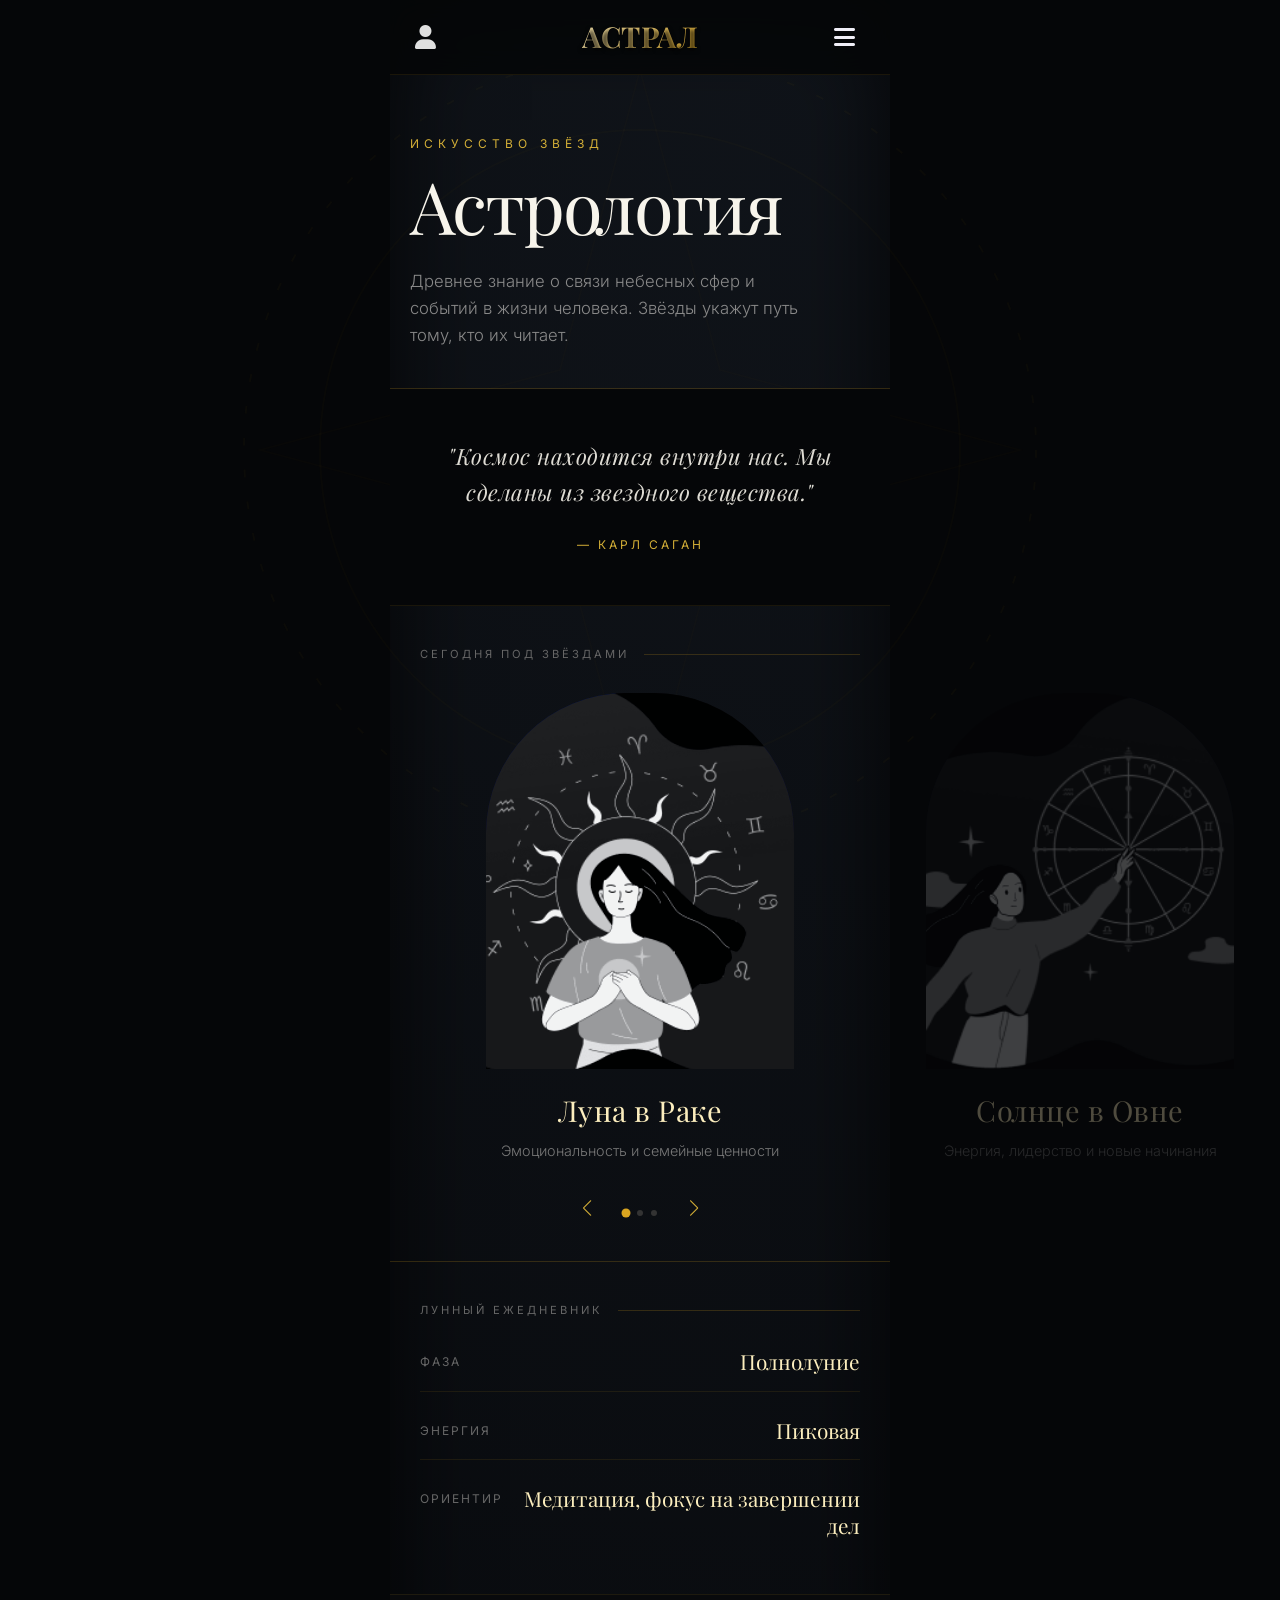
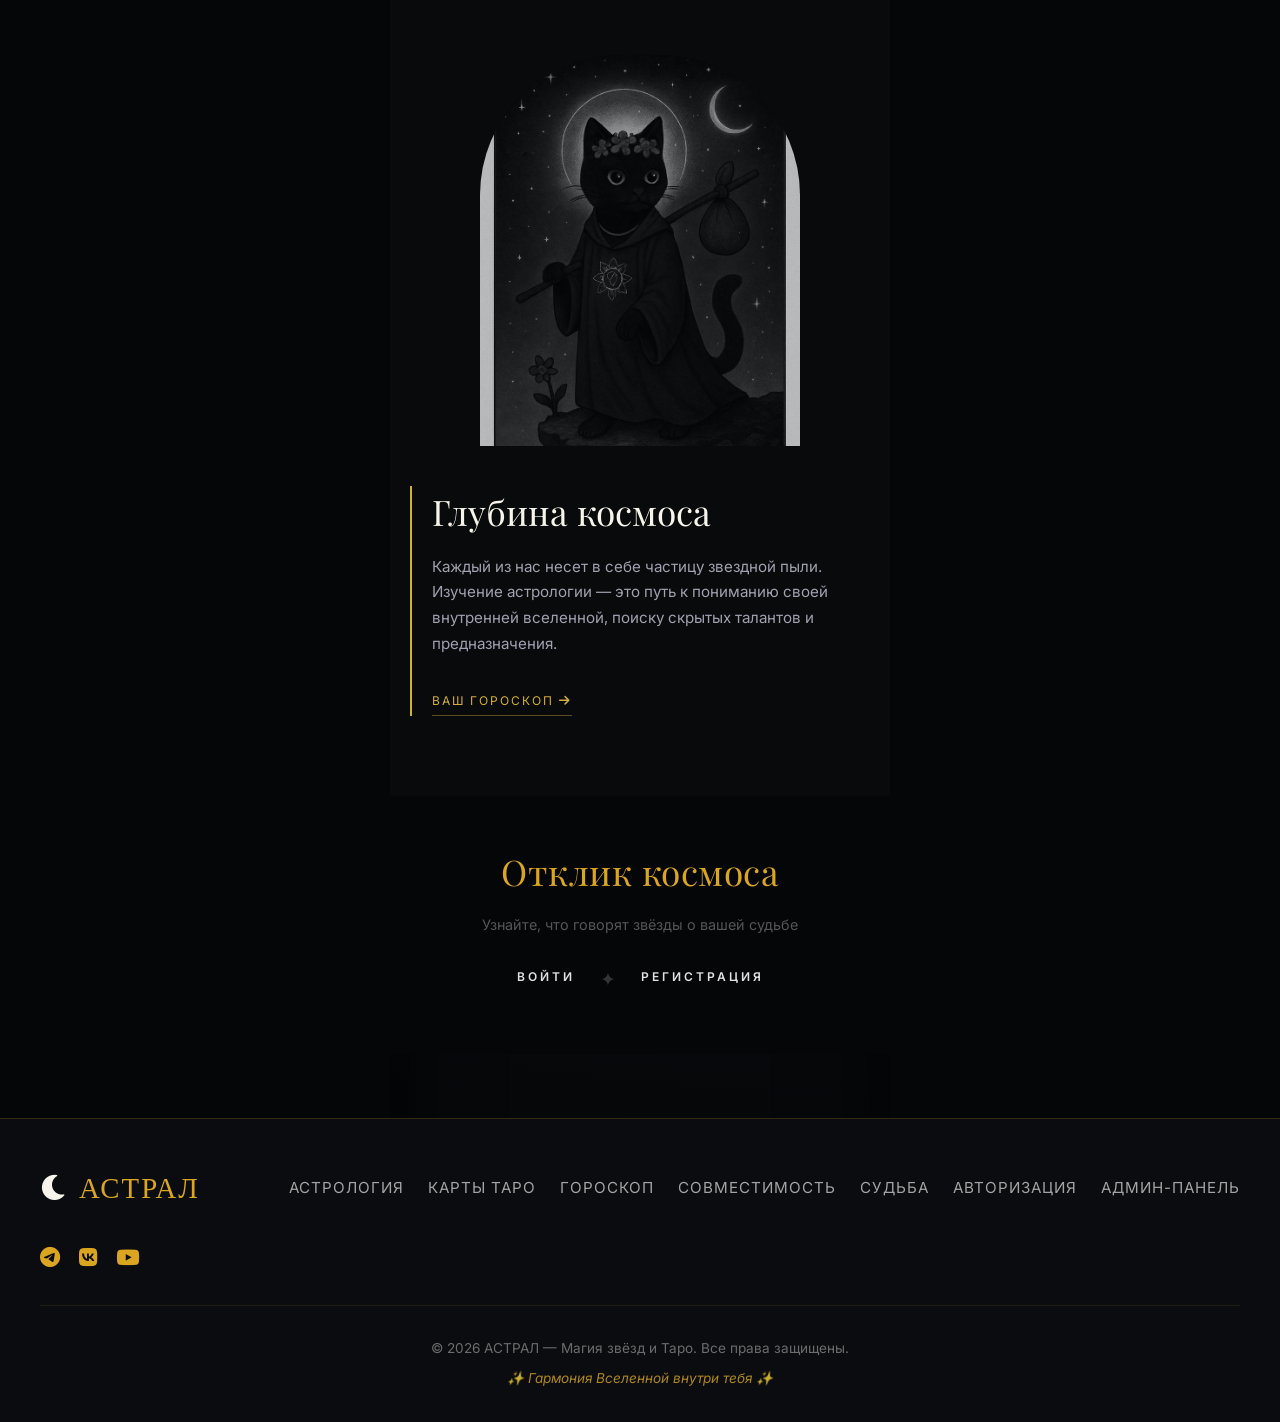
<file: index.html>
﻿<!-- index.html - Главная страница (Астрология) с фото-слайдером -->

<!DOCTYPE html>

<html lang="ru">

<head>

    <meta charset="UTF-8">

    <meta name="viewport" content="width=device-width, initial-scale=1.0, viewport-fit=cover">

    <title>АСТРАЛ — Астрология, Таро и Гороскопы</title>
    <meta name="description" content="АСТРАЛ — астрологический портал: гороскопы на каждый день, карты Таро, совместимость знаков зодиака и расчёт кармического кода судьбы.">
    <meta name="keywords" content="астрология, гороскоп, таро, совместимость знаков зодиака, кармический код, знаки зодиака, астрал">
    <meta name="robots" content="index, follow">
    <meta property="og:title" content="АСТРАЛ — Астрология, Таро и Гороскопы">
    <meta property="og:description" content="Гороскопы на каждый день, карты Таро, совместимость знаков зодиака и расчёт кармического кода судьбы.">
    <meta property="og:type" content="website">
    <meta property="og:locale" content="ru_RU">

    <link rel="stylesheet" href="assets/fontawesome/css/all.min.css">

    <link href="https://fonts.googleapis.com/css?family=Inter:300,400,500,600,700%7CPlayfair+Display:400,500,600,700&subset=cyrillic,latin&display=swap" rel="stylesheet">

    <link rel="stylesheet" href="https://cdn.jsdelivr.net/npm/swiper@11/swiper-bundle.min.css">

    <script src="https://cdn.jsdelivr.net/npm/swiper@11/swiper-bundle.min.js"></script>

    



    <link rel="stylesheet" href="assets/styles/style.css">

</head>

<body class="page-index">

<!-- Шапка сайта: логотип, кнопка авторизации, бургер-меню -->
<header class="main-header">

        <div class="header-left">

            <a href="profile.html" class="user-icon" id="authBtn"><i class="fas fa-user"></i></a>

        </div>

        <div class="logo">АСТРАЛ</div>

        <div class="header-right">

            <button class="burger-btn" id="burgerBtn"><i class="fas fa-bars"></i></button>

        </div>

    </header>

<div class="app">
    <!-- Боковое меню навигации -->
    <div class="side-menu" id="sideMenu">

        <button class="close-menu" id="closeMenuBtn"><i class="fas fa-times"></i></button>

        <ul>

            <li><a href="index.html"><i class="fas fa-moon"></i> Астрология</a></li>

            <li><a href="tarot.html"><i class="fas fa-hand-sparkles"></i> Карты Таро</a></li>

            <li><a href="horoscope.html"><i class="fas fa-sun"></i> Гороскоп</a></li>

            <li><a href="compatibility.html"><i class="fas fa-heart"></i> Совместимость</a></li>

            <li><a href="destiny.html"><i class="fas fa-star-and-crescent"></i> Судьба</a></li>

            <li><a href="login.html" id="menuAuthLink" ><i class="fas fa-sign-in-alt"></i> Авторизация</a></li>

        </ul>

    </div>
    <!-- Затемнение фона при открытом меню -->
    <div class="menu-overlay" id="menuOverlay"></div>



        <!-- Основной контент: герой, цитата, слайдер, кнопки входа -->
    <main class="main-content page-editorial">

        <section class="editorial-hero">

            <span class="subtitle">Искусство звёзд</span>

            <h1 class="title">Астрология</h1>

            <p class="description">Древнее знание о связи небесных сфер и событий в жизни человека. Звёзды укажут путь тому, кто их читает.</p>

        </section>



        <section class="editorial-quote">

            <p>"Космос находится внутри нас. Мы сделаны из звездного вещества."</p>

            <span class="editorial-quote-author">— Карл Саган</span>

        </section>



        <!-- Слайдер с астрологическими событиями (Swiper.js) -->
        <section class="editorial-section">

            <div class="section-label">Сегодня под звёздами</div>

            

            <div class="swiper astrologySwiper editorial-swiper">

                <div class="swiper-wrapper">

                    <div class="swiper-slide editorial-slide">

                        <div class="editorial-slide-img-wrapper">

                            <img src="assets/img/start-img4.png" alt="Луна в Раке">

                        </div>

                        <div class="editorial-slide-text">

                            <h4>Луна в Раке</h4>

                            <p>Эмоциональность и семейные ценности</p>

                        </div>

                    </div>

                    <div class="swiper-slide editorial-slide">

                        <div class="editorial-slide-img-wrapper">

                            <img src="assets/img/start-img1.png" alt="Солнце в Овне">

                        </div>

                        <div class="editorial-slide-text">

                            <h4>Солнце в Овне</h4>

                            <p>Энергия, лидерство и новые начинания</p>

                        </div>

                    </div>

                    <div class="swiper-slide editorial-slide">

                        <div class="editorial-slide-img-wrapper">

                            <img src="assets/img/start-img7.png" alt="Меркурий ретроградный">

                        </div>

                        <div class="editorial-slide-text">

                            <h4>Ретроград</h4>

                            <p>Будьте внимательны, детальный анализ</p>

                        </div>

                    </div>

                </div>

                

                <div class="swiper-nav-wrapper">

                    <div class="swiper-button-prev"></div>

                    <div class="swiper-pagination"></div>

                    <div class="swiper-button-next"></div>

                </div>

            </div>

        </section>



        <section class="editorial-section no-border">

            <div class="section-label">Лунный ежедневник</div>

            <div class="editorial-grid">

                <div class="editorial-grid-item">

                    <div class="editorial-grid-item-label">Фаза</div>

                    <div class="editorial-grid-item-value">Полнолуние</div>

                </div>

                <div class="editorial-grid-item">

                    <div class="editorial-grid-item-label">Энергия</div>

                    <div class="editorial-grid-item-value">Пиковая</div>

                </div>

                <div class="editorial-grid-item">

                    <div class="editorial-grid-item-label">Ориентир</div>

                    <div class="editorial-grid-item-value">Медитация, фокус на завершении дел</div>

                </div>

            </div>

        </section>



        <section class="editorial-insight">

            <div class="editorial-insight-image">

                <img src="assets/img/shyt.jpg" alt="Мистический космос">

            </div>

            <div class="editorial-insight-content">

                <h3>Глубина космоса</h3>

                <p>Каждый из нас несет в себе частицу звездной пыли. Изучение астрологии — это путь к пониманию своей внутренней вселенной, поиску скрытых талантов и предназначения.</p>

                <a href="horoscope.html" class="editorial-insight-btn">Ваш гороскоп <i class="fas fa-arrow-right icon-arrow-right"></i></a>

            </div>

        </section>



        <section class="editorial-join">

            <h3>Отклик космоса</h3>

            <p>Узнайте, что говорят звёзды о вашей судьбе</p>

            <div class="editorial-join-links">

                <a href="login.html">Войти</a>

                <span>✦</span>

                <a href="register.html">Регистрация</a>

            </div>

        </section>

    </main>
    <!-- Подвал сайта: навигация, соцсети, копирайт -->
<footer class="main-footer">
        <div class="footer-content">
            <div class="footer-logo">
                <i class="fas fa-moon"></i> <span>АСТРАЛ</span>
            </div>
            <div class="footer-links">
                <a href="index.html">Астрология</a>
                <a href="tarot.html">Карты Таро</a>
                <a href="horoscope.html">Гороскоп</a>
                <a href="compatibility.html">Совместимость</a>
                <a href="destiny.html">Судьба</a>
                <a href="login.html">Авторизация</a>
                <a href="admin.html">Админ-панель</a>
            </div>
            <div class="footer-social">
                <a href="#"><i class="fab fa-telegram-plane"></i></a>
                <a href="#"><i class="fab fa-vk"></i></a>
                <a href="#"><i class="fab fa-youtube"></i></a>
            </div>
        </div>
        <div class="footer-bottom">
            <p>&copy; 2026 АСТРАЛ — Магия звёзд и Таро. Все права защищены.</p>
            <p>✨ Гармония Вселенной внутри тебя ✨</p>
        </div>
    </footer>

</div>





    <script src="assets/js/script.js" defer></script>

</body>

</html>
</file>
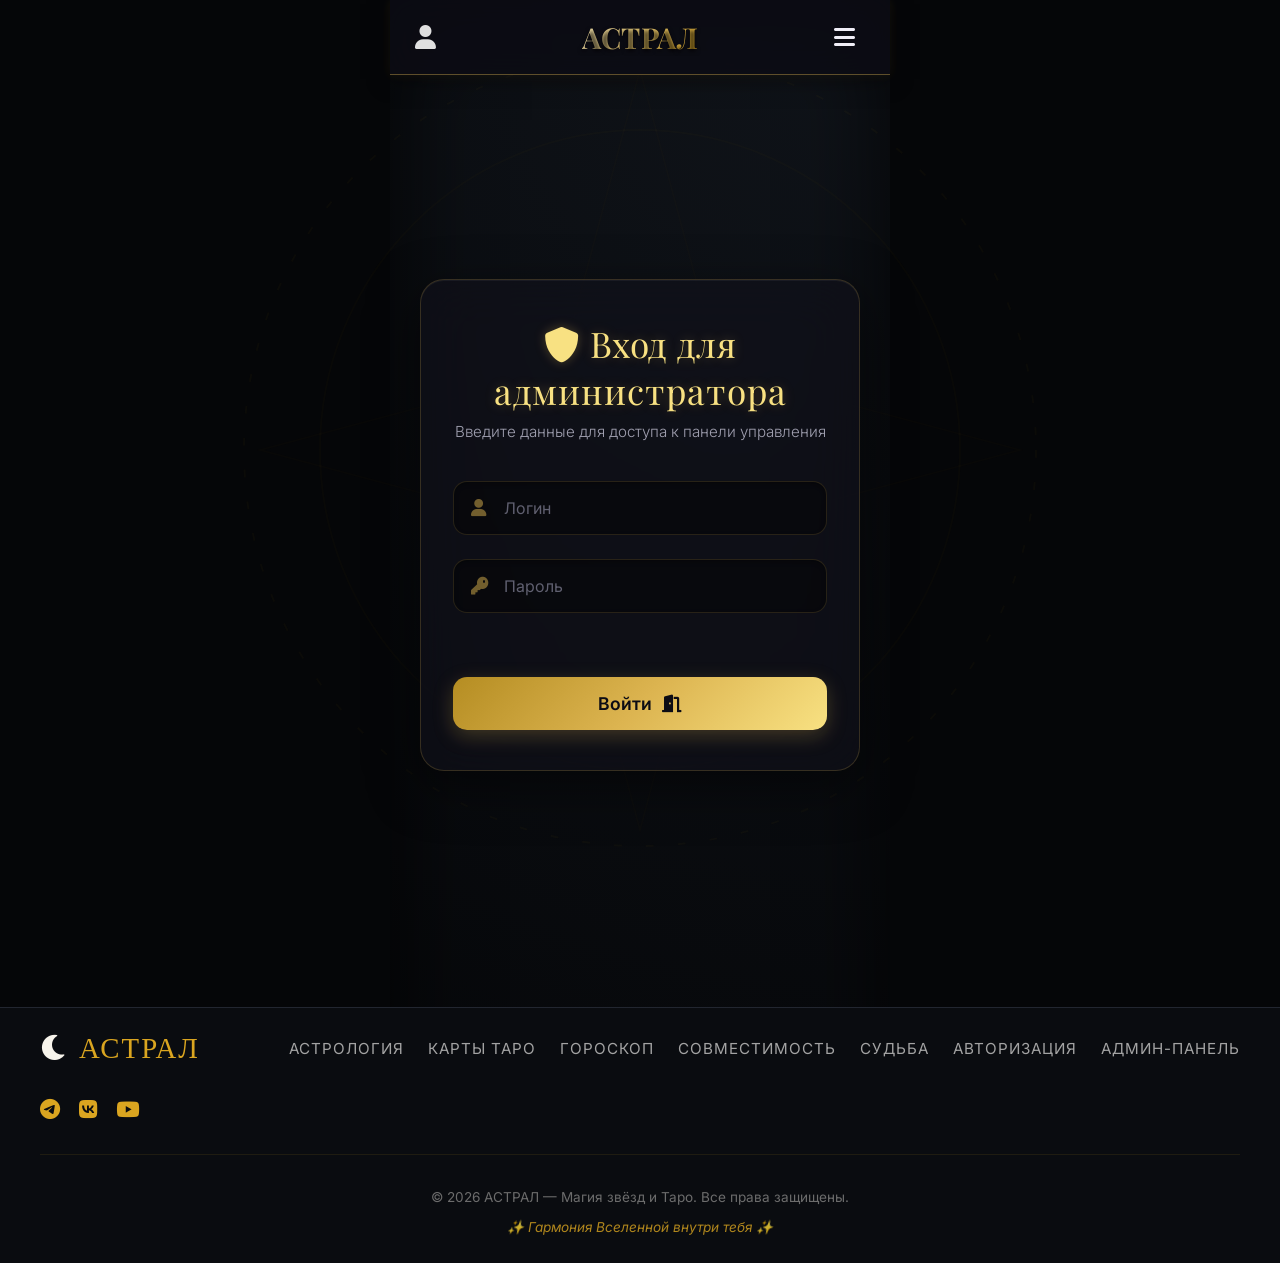
<file: admin.html>
﻿<!-- admin.html - Админка (управление контентом) -->
<!doctype html>
<html lang="ru">
  <head>
    <meta charset="UTF-8" />
    <meta name="viewport" content="width=device-width, initial-scale=1.0" />
    <title>Панель администратора | АСТРАЛ</title>
    <meta name="description" content="Панель администратора АСТРАЛ.">
    <meta name="robots" content="noindex, nofollow">
    <link
      rel="stylesheet"
      href="assets/fontawesome/css/all.min.css"
    />
    <link
      href="https://fonts.googleapis.com/css?family=Inter:300,400,500,600,700%7CPlayfair+Display:400,500,600,700&subset=cyrillic,latin&display=swap"
      rel="stylesheet"
    />
    
  
    <link rel="stylesheet" href="assets/styles/style.css">
</head>
  <body class="page-admin">
<!-- Шапка сайта: логотип, кнопка авторизации, бургер-меню -->
<header class="main-header">
        <div class="header-left">
            <a href="profile.html" class="user-icon" id="authBtn"><i class="fas fa-user"></i></a>
        </div>
        <div class="logo">АСТРАЛ</div>
        <div class="header-right">
            <button class="burger-btn" id="burgerBtn"><i class="fas fa-bars"></i></button>
        </div>
    </header>
    <div class="app">
    <!-- Боковое меню навигации -->
    <div class="side-menu" id="sideMenu">
        <button class="close-menu" id="closeMenuBtn">
          <i class="fas fa-times"></i>
        </button>
        <ul>
          <li>
            <a href="index.html"><i class="fas fa-moon"></i> Астрология</a>
          </li>
          <li>
            <a href="tarot.html"
              ><i class="fas fa-hand-sparkles"></i> Карты Таро</a
            >
          </li>
          <li>
            <a href="horoscope.html"><i class="fas fa-sun"></i> Гороскоп</a>
          </li>
          <li>
            <a href="compatibility.html"
              ><i class="fas fa-heart"></i> Совместимость</a
            >
          </li>
          <li>
            <a href="destiny.html"><i class="fas fa-star-and-crescent"></i> Судьба</a>
          </li>
          <li>
            <a href="profile.html"
              ><i class="fas fa-id-card"></i> Личный кабинет</a
            >
          </li>
        </ul>
      </div>
    <!-- Затемнение фона при открытом меню -->
    <div class="menu-overlay" id="menuOverlay"></div>

      <!-- Оверлей авторизации администратора -->
      <div id="adminAuthOverlay" class="admin-auth-overlay">
        <div class="auth-glass-card">
          <h2><i class="fas fa-shield-alt"></i> Вход для администратора</h2>
          <p class="auth-subtitle">Введите данные для доступа к панели управления</p>
          <form id="adminLoginForm" onsubmit="event.preventDefault(); document.getElementById('adminLoginBtn').click();">
            <div class="auth-form-group">
              <input type="text" id="adminLoginInput" class="auth-input" placeholder="Логин" autocomplete="username" required>
              <i class="fas fa-user input-icon"></i>
            </div>
            <div class="auth-form-group">
              <input type="password" id="adminPasswordInput" class="auth-input" placeholder="Пароль" autocomplete="current-password" required>
              <i class="fas fa-key input-icon"></i>
            </div>
            <div class="msg-container">
              <div id="adminAuthError" class="error-msg"></div>
            </div>
            <button type="button" class="auth-submit-btn" id="adminLoginBtn">
              Войти <i class="fas fa-door-open"></i>
            </button>
          </form>
        </div>
      </div>

      <!-- Основной контент панели: статистика, редактор гороскопов (скрыт до авторизации) -->
      <main class="main-content page-profile-specific" id="adminContent" style="display:none">
          <div class="premium-hero admin-hero">
              <h1 class="premium-title"><i class="fas fa-crown"></i> Панель Администратора</h1>
              <p class="premium-subtitle">Управление сакральным контентом</p>
          </div>

          <div class="admin-cards-grid">

              <!-- Блок статистики -->
                <div class="card premium-guest-card admin-panel-card admin-panel-card--center">
                    <i class="fas fa-chart-line admin-panel-icon"></i>
                    <h3 class="admin-panel-title">Статистика</h3>

                    <div class="stats-box admin-stats-row">
                        <div class="admin-stat-item">
                            <div id="adminUsersCount" class="admin-stat-num">0</div>
                            <div class="admin-stat-label"><i class="fas fa-users"></i> Юзеров</div>
                        </div>
                        <div class="admin-stat-item">
                            <div id="statsCount" class="admin-stat-num">0</div>
                            <div class="admin-stat-label"><i class="fas fa-star"></i> Сохранений</div>
                        </div>
                    </div>

                    <button class="btn premium-logout-btn admin-clear-btn" id="clearFavoritesBtn">
                        <i class="fas fa-trash-alt"></i> Очистить все избранное
                    </button>
                </div>

                <!-- Блок Гороскопов -->
                <div class="card premium-guest-card admin-panel-card">
                    <div class="admin-panel-card-header">
                        <i class="fas fa-moon admin-panel-icon"></i>
                        <h3 class="admin-panel-title--nb">Редактирование Гороскопа</h3>
                        <p class="admin-panel-hint">Выберите знак — поля заполнятся текущими данными. Измените нужное и сохраните.</p>
                    </div>

                    <div class="input-editorial-group admin-form-group">
                        <label for="adminZodiacSign" class="admin-label">Знак зодиака</label>
                        <select id="adminZodiacSign" class="admin-field admin-field-select">
                            <option value="aries">♈ Овен</option>
                            <option value="taurus">♉ Телец</option>
                            <option value="gemini">♊ Близнецы</option>
                            <option value="cancer">♋ Рак</option>
                            <option value="leo">♌ Лев</option>
                            <option value="virgo">♍ Дева</option>
                            <option value="libra">♎ Весы</option>
                            <option value="scorpio">♏ Скорпион</option>
                            <option value="sagittarius">♐ Стрелец</option>
                            <option value="capricorn">♑ Козерог</option>
                            <option value="aquarius">♒ Водолей</option>
                            <option value="pisces">♓ Рыбы</option>
                        </select>
                    </div>

                    <div class="admin-two-col">
                        <div class="input-editorial-group">
                            <label for="adminHoroscopeStart" class="admin-label"><i class="fas fa-calendar-alt"></i> Действует с</label>
                            <input type="date" id="adminHoroscopeStart" class="admin-field">
                        </div>
                        <div class="input-editorial-group">
                            <label for="adminHoroscopeEnd" class="admin-label"><i class="fas fa-calendar-check"></i> Действует по</label>
                            <input type="date" id="adminHoroscopeEnd" class="admin-field">
                        </div>
                    </div>

                    <div class="input-editorial-group admin-form-group">
                        <label for="adminHoroscopeText" class="admin-label">Основной прогноз</label>
                        <textarea id="adminHoroscopeText" rows="5" class="admin-field admin-field-textarea"></textarea>
                    </div>

                    <div class="admin-two-col">
                        <div class="input-editorial-group">
                            <label for="adminHoroscopeAdvice" class="admin-label"><i class="fas fa-magic"></i> Совет дня</label>
                            <input type="text" id="adminHoroscopeAdvice" class="admin-field">
                        </div>
                        <div class="input-editorial-group">
                            <label for="adminHoroscopeColor" class="admin-label"><i class="fas fa-palette"></i> Удачный цвет</label>
                            <input type="text" id="adminHoroscopeColor" class="admin-field">
                        </div>
                    </div>

                    <div class="input-editorial-group admin-form-group--lg">
                        <label for="adminHoroscopeNumber" class="admin-label"><i class="fas fa-dice"></i> Счастливое число</label>
                        <input type="text" id="adminHoroscopeNumber" class="admin-field" placeholder="например: 7, 21">
                    </div>

                    <button class="btn admin-save-btn" id="saveHoroscopeBtn">
                        <i class="fas fa-save"></i> Сохранить изменения
                    </button>
                    <button class="btn admin-reset-btn" id="resetHoroscopeBtn">
                        <i class="fas fa-undo"></i> Сбросить до стандартного
                    </button>
                    <p id="adminHoroscopeFeedback"><i class="fas fa-check-circle"></i> Сохранено успешно!</p>
                    <p id="adminHoroscopeReset"><i class="fas fa-undo"></i> Сброшено до стандартного</p>
                </div>
          </div>
      </main>
      <!-- Подвал сайта: навигация, соцсети, копирайт -->
<footer class="main-footer">
        <div class="footer-content">
            <div class="footer-logo">
                <i class="fas fa-moon"></i> <span>АСТРАЛ</span>
            </div>
            <div class="footer-links">
                <a href="index.html">Астрология</a>
                <a href="tarot.html">Карты Таро</a>
                <a href="horoscope.html">Гороскоп</a>
                <a href="compatibility.html">Совместимость</a>
                <a href="destiny.html">Судьба</a>
                <a href="login.html">Авторизация</a>
                <a href="admin.html">Админ-панель</a>
            </div>
            <div class="footer-social">
                <a href="#"><i class="fab fa-telegram-plane"></i></a>
                <a href="#"><i class="fab fa-vk"></i></a>
                <a href="#"><i class="fab fa-youtube"></i></a>
            </div>
        </div>
        <div class="footer-bottom">
            <p>&copy; 2026 АСТРАЛ — Магия звёзд и Таро. Все права защищены.</p>
            <p>✨ Гармония Вселенной внутри тебя ✨</p>
        </div>
    </footer>
    </div>

    
      <script src="assets/js/script.js" defer></script>
</body>
</html>
</file>
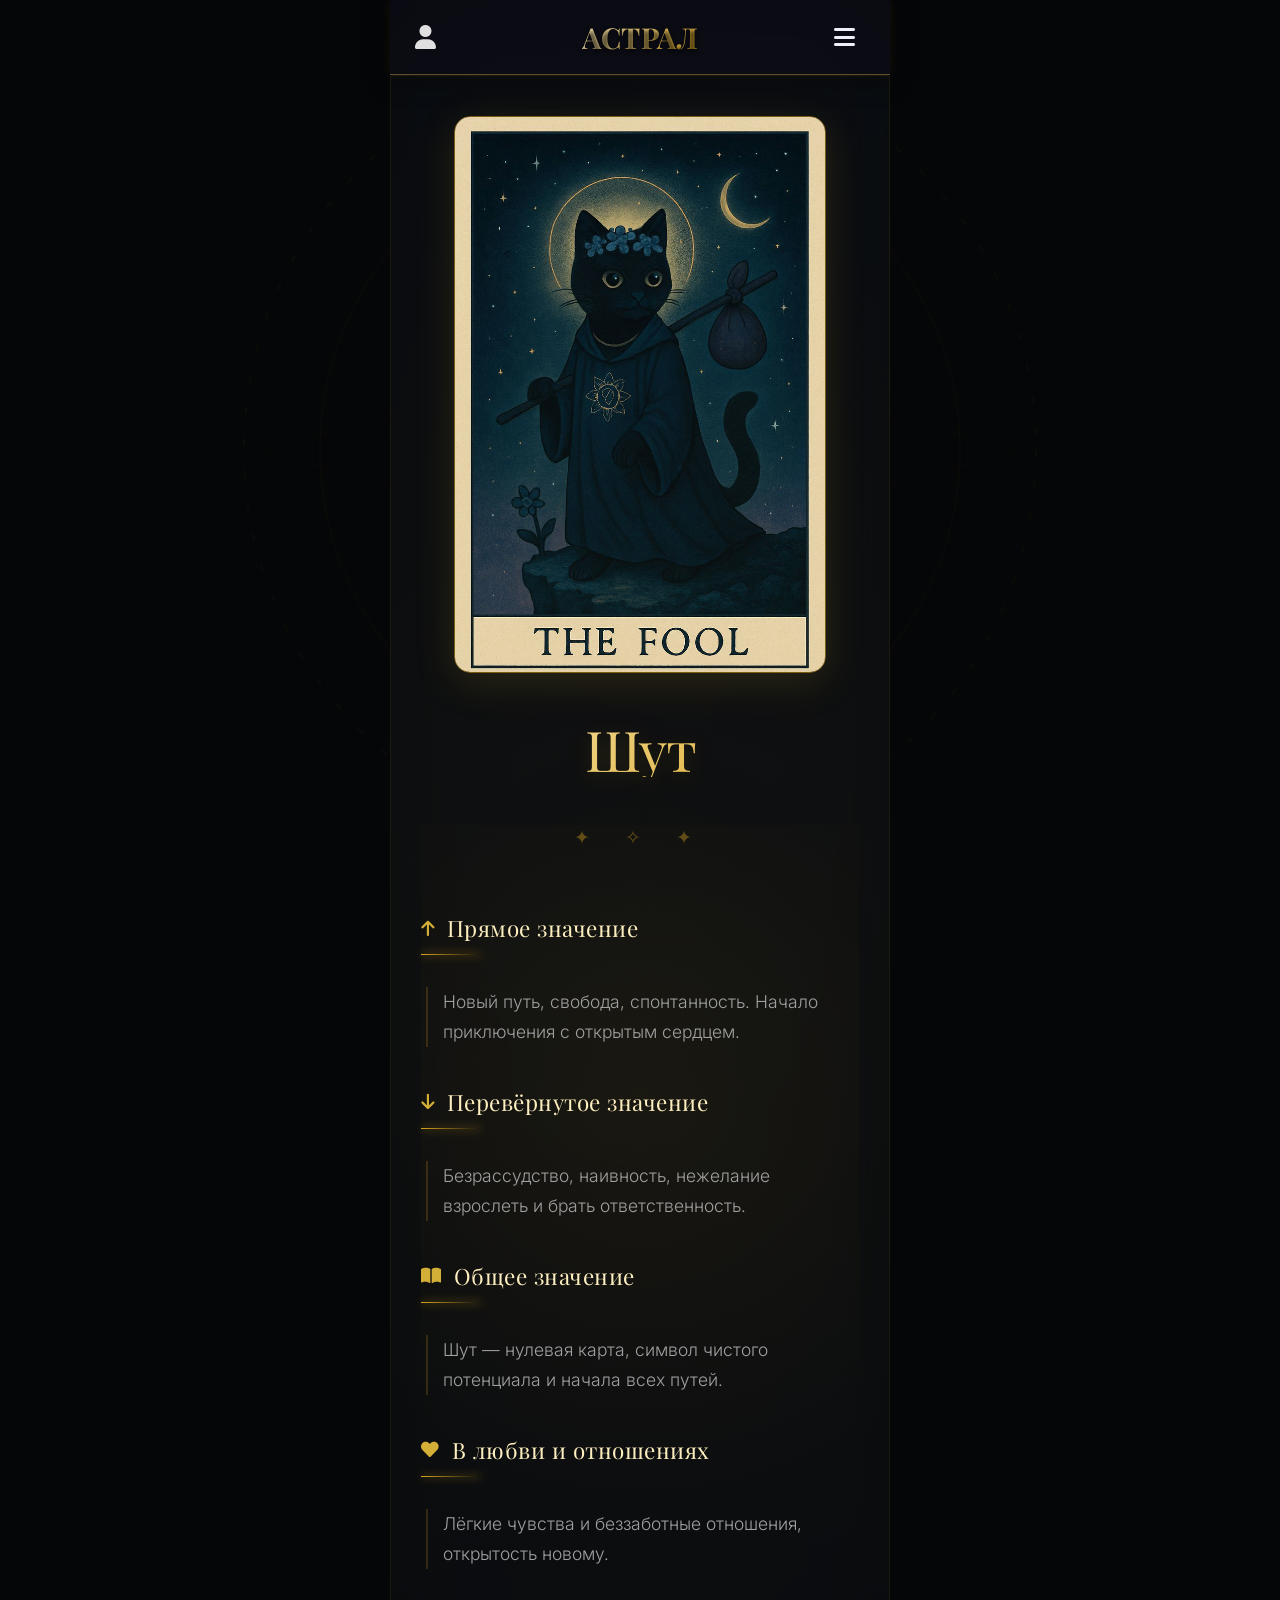
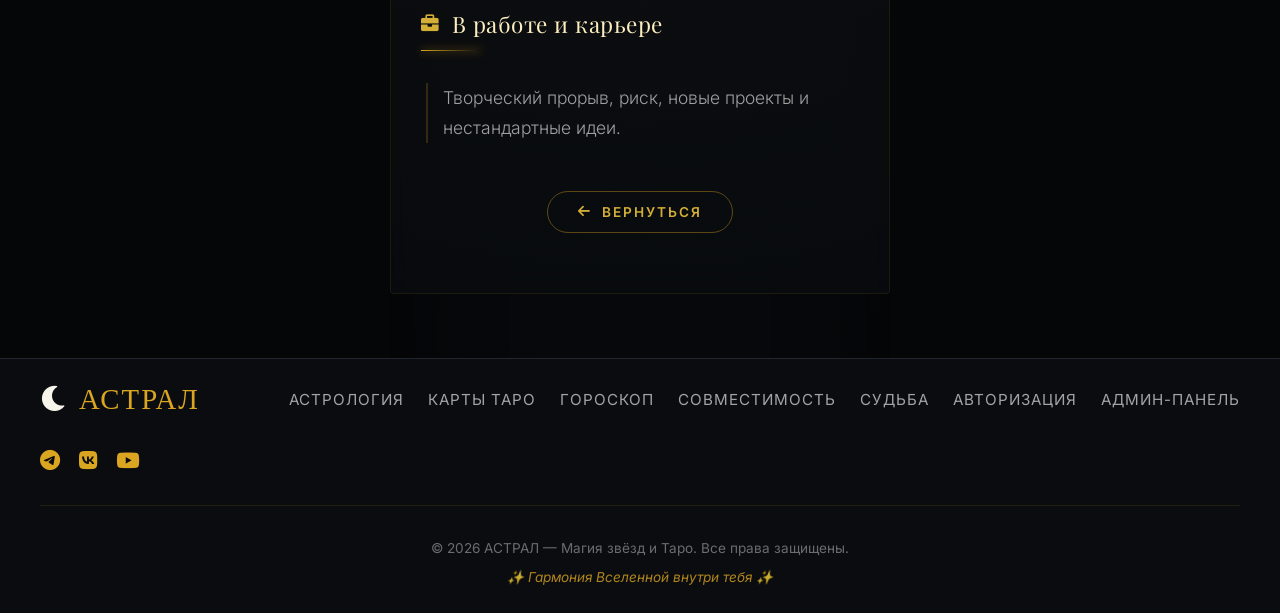
<file: card-detail.html>
﻿<!doctype html>
<html lang="ru">
  <head>
    <meta charset="UTF-8" />
    <meta name="viewport" content="width=device-width, initial-scale=1.0" />
    <title>Шут — значение карты Таро | АСТРАЛ</title>
    <meta name="description" content="Шут — нулевая карта Таро. Прямое и перевёрнутое значение, толкование в любви, работе и духовном развитии.">
    <meta name="keywords" content="шут таро, значение карты шут, нулевая карта таро, таро онлайн">
    <meta name="robots" content="index, follow">
    <meta property="og:title" content="Шут — значение карты Таро | АСТРАЛ">
    <meta property="og:description" content="Шут — нулевая карта Таро. Прямое и перевёрнутое значение, толкование в любви, работе и жизни.">
    <meta property="og:type" content="website">
    <meta property="og:locale" content="ru_RU">
    <link rel="stylesheet" href="assets/fontawesome/css/all.min.css" />
    <link href="https://fonts.googleapis.com/css?family=Inter:300,400,500,600,700%7CPlayfair+Display:400,500,600,700&subset=cyrillic,latin&display=swap" rel="stylesheet" />
    <link rel="stylesheet" href="assets/styles/style.css">
  </head>
  <body class="page-card-detail">
    <!-- Шапка сайта: логотип, кнопка авторизации, бургер-меню -->
<header class="main-header">
        <div class="header-left"><a href="profile.html" class="user-icon" id="authBtn"><i class="fas fa-user"></i></a></div>
        <div class="logo">АСТРАЛ</div>
        <div class="header-right"><button class="burger-btn" id="burgerBtn"><i class="fas fa-bars"></i></button></div>
    </header>
    <div class="app">
    <!-- Боковое меню навигации -->
    <div class="side-menu" id="sideMenu">
        <button class="close-menu" id="closeMenuBtn"><i class="fas fa-times"></i></button>
        <ul>
          <li><a href="index.html"><i class="fas fa-moon"></i> Астрология</a></li>
          <li><a href="tarot.html"><i class="fas fa-hand-sparkles"></i> Карты Таро</a></li>
          <li><a href="horoscope.html"><i class="fas fa-sun"></i> Гороскоп</a></li>
          <li><a href="compatibility.html"><i class="fas fa-heart"></i> Совместимость</a></li>
          <li><a href="destiny.html"><i class="fas fa-star-and-crescent"></i> Судьба</a></li>
          <li><a href="login.html" id="menuAuthLink"><i class="fas fa-sign-in-alt"></i> Авторизация</a></li>
        </ul>
      </div>
    <!-- Затемнение фона при открытом меню -->
    <div class="menu-overlay" id="menuOverlay"></div>
    <!-- Основной контент: изображение карты, значения в разных сферах -->
      <main class="main-content">
        <div class="card">
          <div class="card-image"><img src="assets/img/shyt.jpg" alt="Шут" /></div>
          <h1 class="card-title">Шут</h1>
          <div class="meaning">
            <h3><i class="fas fa-arrow-up"></i> Прямое значение</h3><p>Новый путь, свобода, спонтанность. Начало приключения с открытым сердцем.</p>
            <h3><i class="fas fa-arrow-down"></i> Перевёрнутое значение</h3><p>Безрассудство, наивность, нежелание взрослеть и брать ответственность.</p>
            <h3><i class="fas fa-book-open"></i> Общее значение</h3><p>Шут — нулевая карта, символ чистого потенциала и начала всех путей.</p>
            <h3><i class="fas fa-heart"></i> В любви и отношениях</h3><p>Лёгкие чувства и беззаботные отношения, открытость новому.</p>
            <h3><i class="fas fa-briefcase"></i> В работе и карьере</h3><p>Творческий прорыв, риск, новые проекты и нестандартные идеи.</p>
          </div>
          <div class="card-back-action"><a href="tarot.html" class="btn-back"><i class="fas fa-arrow-left"></i> Вернуться</a></div>
        </div>
      </main>
      <!-- Подвал сайта: навигация, соцсети, копирайт -->
<footer class="main-footer">
        <div class="footer-content">
            <div class="footer-logo">
                <i class="fas fa-moon"></i> <span>АСТРАЛ</span>
            </div>
            <div class="footer-links">
                <a href="index.html">Астрология</a>
                <a href="tarot.html">Карты Таро</a>
                <a href="horoscope.html">Гороскоп</a>
                <a href="compatibility.html">Совместимость</a>
                <a href="destiny.html">Судьба</a>
                <a href="login.html">Авторизация</a>
                <a href="admin.html">Админ-панель</a>
            </div>
            <div class="footer-social">
                <a href="#"><i class="fab fa-telegram-plane"></i></a>
                <a href="#"><i class="fab fa-vk"></i></a>
                <a href="#"><i class="fab fa-youtube"></i></a>
            </div>
        </div>
        <div class="footer-bottom">
            <p>&copy; 2026 АСТРАЛ — Магия звёзд и Таро. Все права защищены.</p>
            <p>✨ Гармония Вселенной внутри тебя ✨</p>
        </div>
    </footer>
    </div>
    <script src="assets/js/script.js"></script>
  </body>
</html>
</file>
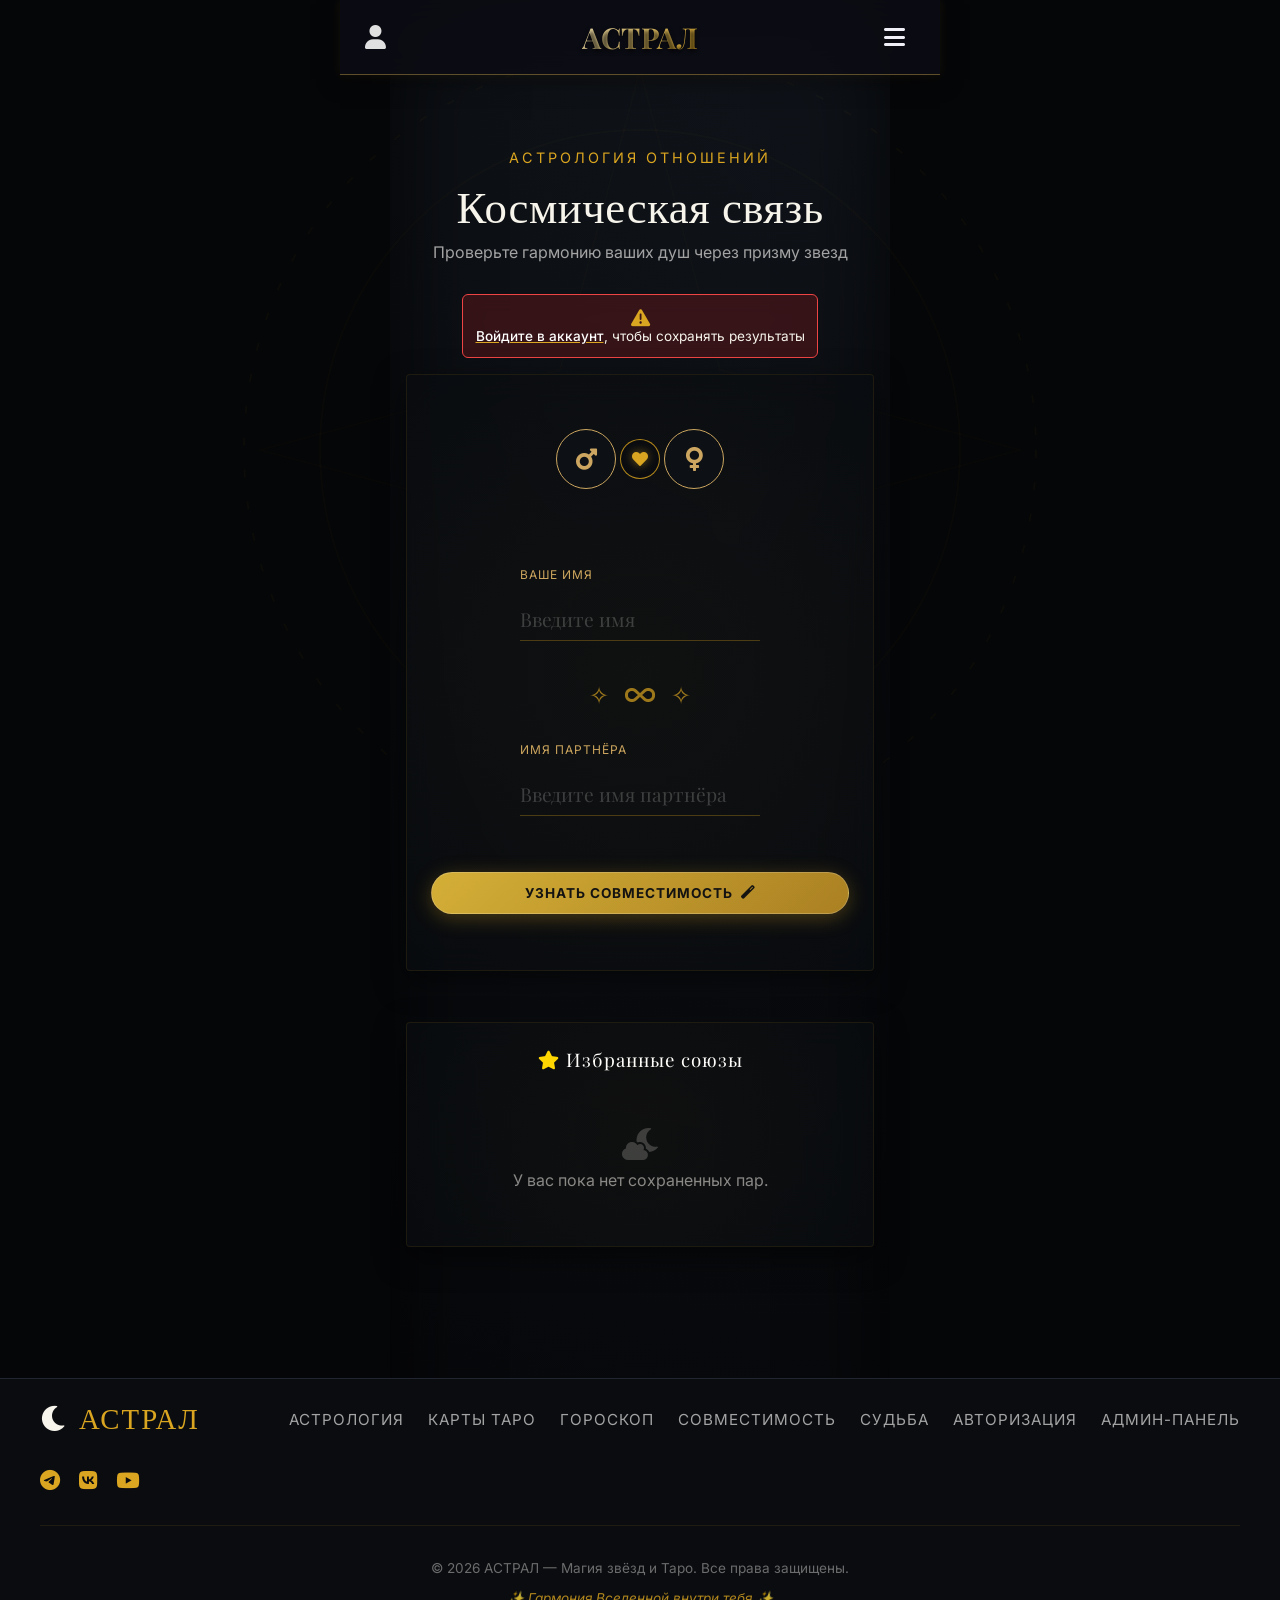
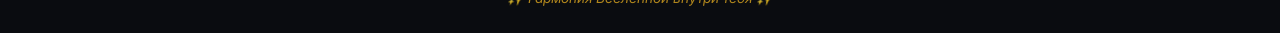
<file: compatibility.html>
﻿<!DOCTYPE html>

<html lang="ru">

<head>

    <meta charset="UTF-8" />

    <meta name="viewport" content="width=device-width, initial-scale=1.0" />    

    <title>Совместимость знаков зодиака | АСТРАЛ</title>
    <meta name="description" content="Проверьте астрологическую совместимость по именам. Узнайте гармонию ваших душ через призму звёзд и сохраните результаты в избранное.">
    <meta name="keywords" content="совместимость знаков зодиака, астрологическая совместимость, совместимость по именам, гороскоп совместимости">
    <meta name="robots" content="index, follow">
    <meta property="og:title" content="Совместимость знаков зодиака | АСТРАЛ">
    <meta property="og:description" content="Проверьте астрологическую совместимость по именам. Гармония ваших душ через призму звёзд.">
    <meta property="og:type" content="website">
    <meta property="og:locale" content="ru_RU">

    <link rel="stylesheet" href="assets/fontawesome/css/all.min.css" />

    <link href="https://fonts.googleapis.com/css?family=Inter:300,400,500,600,700%7CPlayfair+Display:400,500,600,700&subset=cyrillic,latin&display=swap" rel="stylesheet" />      

    <link rel="stylesheet" href="assets/styles/style.css">

</head>

<body class="page-compatibility page-compat-editorial">

    <!-- Шапка сайта: логотип, кнопка авторизации, бургер-меню -->
<header class="main-header">

        <div class="header-left">

            <a href="profile.html" class="user-icon" id="authBtn"><i class="fas fa-user-astronaut"></i></a>

        </div>

        <div class="logo">АСТРАЛ</div>

        <div class="header-right">

            <button class="burger-btn" id="burgerBtn"><i class="fas fa-bars"></i></button>

        </div>

    </header>



<div class="app">
    <!-- Боковое меню навигации -->
    <div class="side-menu" id="sideMenu">

        <button class="close-menu" id="closeMenuBtn"><i class="fas fa-times"></i></button>

        <ul>

            <li><a href="index.html"><i class="fas fa-moon"></i> Астрология</a></li>

            <li><a href="tarot.html"><i class="fas fa-hand-sparkles"></i> Карты Таро</a></li>

            <li><a href="horoscope.html"><i class="fas fa-sun"></i> Гороскоп</a></li>

            <li><a href="compatibility.html"><i class="fas fa-heart"></i> Совместимость</a></li>
            <li><a href="destiny.html"><i class="fas fa-star-and-crescent"></i> Судьба</a></li>
            <li><a href="login.html" id="menuAuthLink"><i class="fas fa-sign-in-alt"></i> Авторизация</a></li>

        </ul>

    </div>
    <!-- Затемнение фона при открытом меню -->
    <div class="menu-overlay" id="menuOverlay"></div>



    <!-- Основной контент: форма расчёта, результат, список избранного -->
    <main class="main-content compat-wrapper">

        <div class="compat-hero-editorial">

            <div class="compat-hero-title">

                <span class="subtitle-editorial">Астрология отношений</span>
                <h2>Космическая связь</h2>

                <p>Проверьте гармонию ваших душ через призму звезд</p>

            </div>

            

            <!-- Предупреждение для неавторизованных пользователей -->
            <div id="authWarning" class="warning glass-warning">

                <i class="fas fa-exclamation-triangle"></i>

                <div class="warning-text">

                    <a href="login.html">Войдите в аккаунт</a>, чтобы сохранять результаты

                </div>

            </div>



            
            <!-- Форма ввода имён и кнопка расчёта -->
            <div class="card premium-editorial-card compat-editorial-card">
                
                <div class="compat-astrolabe">
                    <div class="astro-ring ring-left">
                        <i class="fas fa-mars"></i>
                    </div>
                    <div class="astro-center">
                        <div class="astro-star"><i class="fas fa-heart"></i></div>
                    </div>
                    <div class="astro-ring ring-right">
                        <i class="fas fa-venus"></i>
                    </div>
                </div>

                <div class="inputs-row-editorial destiny-inputs">
                    <div class="input-editorial-group">
                        <label for="name1">Ваше имя</label>
                        <input type="text" id="name1" placeholder="Введите имя" autocomplete="off" class="destiny-date-input" />
                    </div>
                    
                    <div class="mystical-connection">
                        ✧ <i class="fas fa-infinity"></i> ✧
                    </div>

                    <div class="input-editorial-group">
                        <label for="name2">Имя партнёра</label>
                        <input type="text" id="name2" placeholder="Введите имя партнёра" autocomplete="off" class="destiny-date-input" />
                    </div>
                </div>

                <div class="compat-action-editorial">
                    <button class="mystical-gold-btn" id="calcCompat">
                        Узнать совместимость <i class="fas fa-magic"></i>
                    </button>
                </div>

                <!-- Блок вывода результата расчёта -->
                <div id="resultArea" class="compat-result-area"></div>

                <div class="compat-save-action">
                    <button class="btn btn-editorial" id="saveToFav">
                        <i class="fas fa-bookmark"></i> Сохранить союз
                    </button>
                </div>
            </div>

            <!-- Список сохранённых пар -->
            <div class="card premium-editorial-card fav-card">

                <h3><i class="fas fa-star fav-star-icon"></i> Избранные союзы</h3>

                <div id="favoritesList" class="fav-grid">

                    <div class="empty-fav">

                        <i class="fas fa-cloud-moon empty-fav-icon"></i>

                        <p>У вас пока нет сохраненных пар.</p>

                    </div>

                </div>

            </div>

        </div>

    </main>

<!-- Подвал сайта: навигация, соцсети, копирайт -->
<footer class="main-footer">
        <div class="footer-content">
            <div class="footer-logo">
                <i class="fas fa-moon"></i> <span>АСТРАЛ</span>
            </div>
            <div class="footer-links">
                <a href="index.html">Астрология</a>
                <a href="tarot.html">Карты Таро</a>
                <a href="horoscope.html">Гороскоп</a>
                <a href="compatibility.html">Совместимость</a>
                <a href="destiny.html">Судьба</a>
                <a href="login.html">Авторизация</a>
                <a href="admin.html">Админ-панель</a>
            </div>
            <div class="footer-social">
                <a href="#"><i class="fab fa-telegram-plane"></i></a>
                <a href="#"><i class="fab fa-vk"></i></a>
                <a href="#"><i class="fab fa-youtube"></i></a>
            </div>
        </div>
        <div class="footer-bottom">
            <p>&copy; 2026 АСТРАЛ — Магия звёзд и Таро. Все права защищены.</p>
            <p>✨ Гармония Вселенной внутри тебя ✨</p>
        </div>
    </footer>
</div>
<script src="assets/js/script.js"></script>

</body>

</html>
</file>
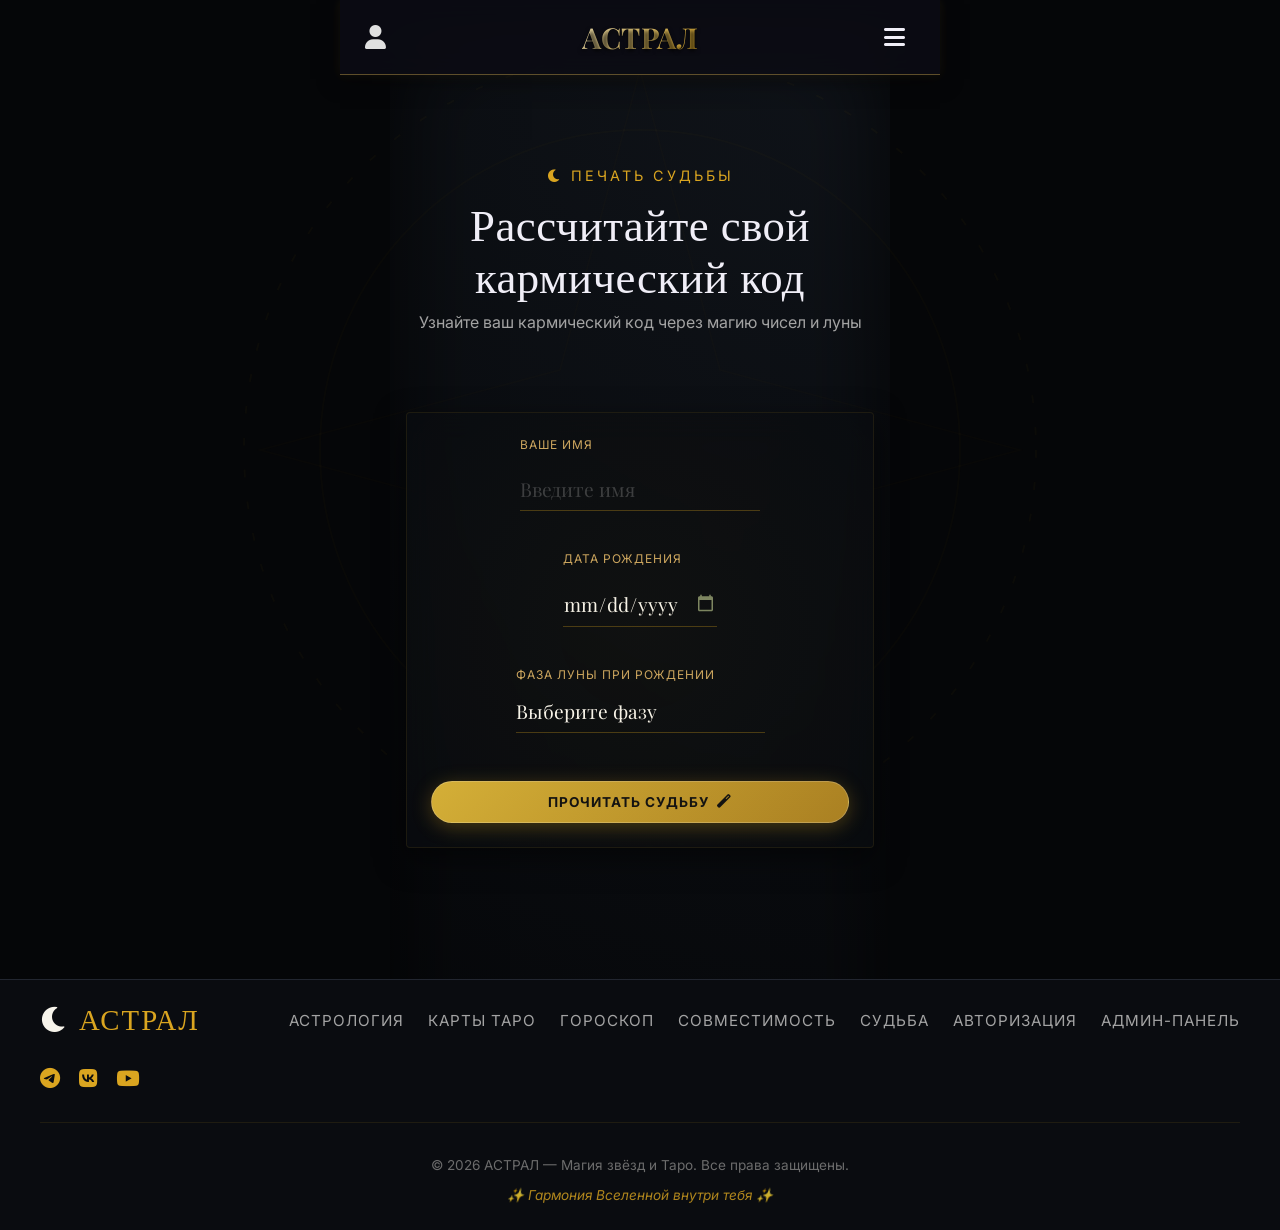
<file: destiny.html>
﻿﻿<!DOCTYPE html>
<html lang="ru">
<head>
    <meta charset="UTF-8" />
    <meta name="viewport" content="width=device-width, initial-scale=1.0" />
    <title>Расчёт кармического кода судьбы | АСТРАЛ</title>
    <meta name="description" content="Рассчитайте свой кармический код через магию чисел и фазу луны. Узнайте своё предназначение по имени и дате рождения.">
    <meta name="keywords" content="кармический код, расчёт судьбы, нумерология, фаза луны, дата рождения, предназначение">
    <meta name="robots" content="index, follow">
    <meta property="og:title" content="Расчёт кармического кода судьбы | АСТРАЛ">
    <meta property="og:description" content="Рассчитайте кармический код по имени, дате рождения и фазе луны. Узнайте своё предназначение.">
    <meta property="og:type" content="website">
    <meta property="og:locale" content="ru_RU">
    <link rel="stylesheet" href="assets/fontawesome/css/all.min.css" />
    <link href="https://fonts.googleapis.com/css?family=Inter:300,400,500,600,700%7CPlayfair+Display:400,500,600,700&subset=cyrillic,latin&display=swap" rel="stylesheet" />
    <link rel="stylesheet" href="assets/styles/style.css">
</head>
<body class="page-compatibility page-destiny-editorial">
    <!-- Шапка сайта: логотип, кнопка авторизации, бургер-меню -->
<header class="main-header">
        <div class="header-left">
            <a href="profile.html" class="user-icon" id="authBtn"><i class="fas fa-user-astronaut"></i></a>
        </div>
        <div class="logo">АСТРАЛ</div>
        <div class="header-right">
            <button class="burger-btn" id="burgerBtn"><i class="fas fa-bars"></i></button>
        </div>
    </header>

<div class="app">
    <!-- Боковое меню навигации -->
    <div class="side-menu" id="sideMenu">
        <button class="close-menu" id="closeMenuBtn"><i class="fas fa-times"></i></button>
        <ul>
            <li><a href="index.html"><i class="fas fa-moon"></i> Астрология</a></li>
            <li><a href="tarot.html"><i class="fas fa-hand-sparkles"></i> Карты Таро</a></li>
            <li><a href="horoscope.html"><i class="fas fa-sun"></i> Гороскоп</a></li>
            <li><a href="compatibility.html"><i class="fas fa-heart"></i> Совместимость</a></li>
            <li><a href="destiny.html"><i class="fas fa-star-and-crescent"></i> Судьба</a></li>
            <li><a href="login.html" id="menuAuthLink"><i class="fas fa-sign-in-alt"></i> Авторизация</a></li>
        </ul>
    </div>
    <!-- Затемнение фона при открытом меню -->
    <div class="menu-overlay" id="menuOverlay"></div>

    <!-- Основной контент: форма расчёта судьбы, кармический паспорт -->
    <main class="main-content compat-wrapper">
        <div class="compat-hero-editorial">
            <div class="compat-hero-title">
                <span class="subtitle-editorial"><i class="fas fa-moon"></i> Печать Судьбы</span>
                <h2>Рассчитайте свой кармический код</h2>
                <p>Узнайте ваш кармический код через магию чисел и луны</p>
            </div>
            
            <!-- Форма ввода данных: имя, дата рождения, фаза луны -->
            <div class="card premium-editorial-card compat-editorial-card compat-editorial-card--mt">
                <div class="inputs-row-editorial destiny-inputs">
                    <div class="input-editorial-group">
                        <label for="destName">Ваше имя</label>
                        <input type="text" id="destName" placeholder="Введите имя" class="destiny-date-input" autocomplete="off" />
                    </div>

                    <div class="input-editorial-group">
                        <label for="destDate">Дата рождения</label>
                        <input type="date" id="destDate" class="destiny-date-input" />
                    </div>

                    <div class="input-editorial-group">
                        <label for="destMoon">Фаза Луны при рождении</label>
                        <select id="destMoon" class="destiny-date-input">
                            <option value="" disabled selected>Выберите фазу</option>
                            <option value="new">Новолуние (Скрытая Луна)</option>
                            <option value="waxing">Растущая Луна</option>
                            <option value="full">Полнолуние</option>
                            <option value="waning">Убывающая Луна</option>
                        </select>
                    </div>
                </div>

                <div class="compat-action-editorial">
                    <button class="mystical-gold-btn" id="calcDestinyBtn">
                        Прочитать судьбу <i class="fas fa-magic"></i>
                    </button>
                </div>

                <!-- Блок вывода звёздного паспорта (заполняется через JS) -->
                <div id="destinyResultArea"></div>
            </div>
        </div>
    </main>
    <!-- Подвал сайта: навигация, соцсети, копирайт -->
<footer class="main-footer">
        <div class="footer-content">
            <div class="footer-logo">
                <i class="fas fa-moon"></i> <span>АСТРАЛ</span>
            </div>
            <div class="footer-links">
                <a href="index.html">Астрология</a>
                <a href="tarot.html">Карты Таро</a>
                <a href="horoscope.html">Гороскоп</a>
                <a href="compatibility.html">Совместимость</a>
                <a href="destiny.html">Судьба</a>
                <a href="login.html">Авторизация</a>
                <a href="admin.html">Админ-панель</a>
            </div>
            <div class="footer-social">
                <a href="#"><i class="fab fa-telegram-plane"></i></a>
                <a href="#"><i class="fab fa-vk"></i></a>
                <a href="#"><i class="fab fa-youtube"></i></a>
            </div>
        </div>
        <div class="footer-bottom">
            <p>&copy; 2026 АСТРАЛ — Магия звёзд и Таро. Все права защищены.</p>
            <p>✨ Гармония Вселенной внутри тебя ✨</p>
        </div>
    </footer>
</div>
<script src="assets/js/script.js"></script>
</body>
</html>
</file>
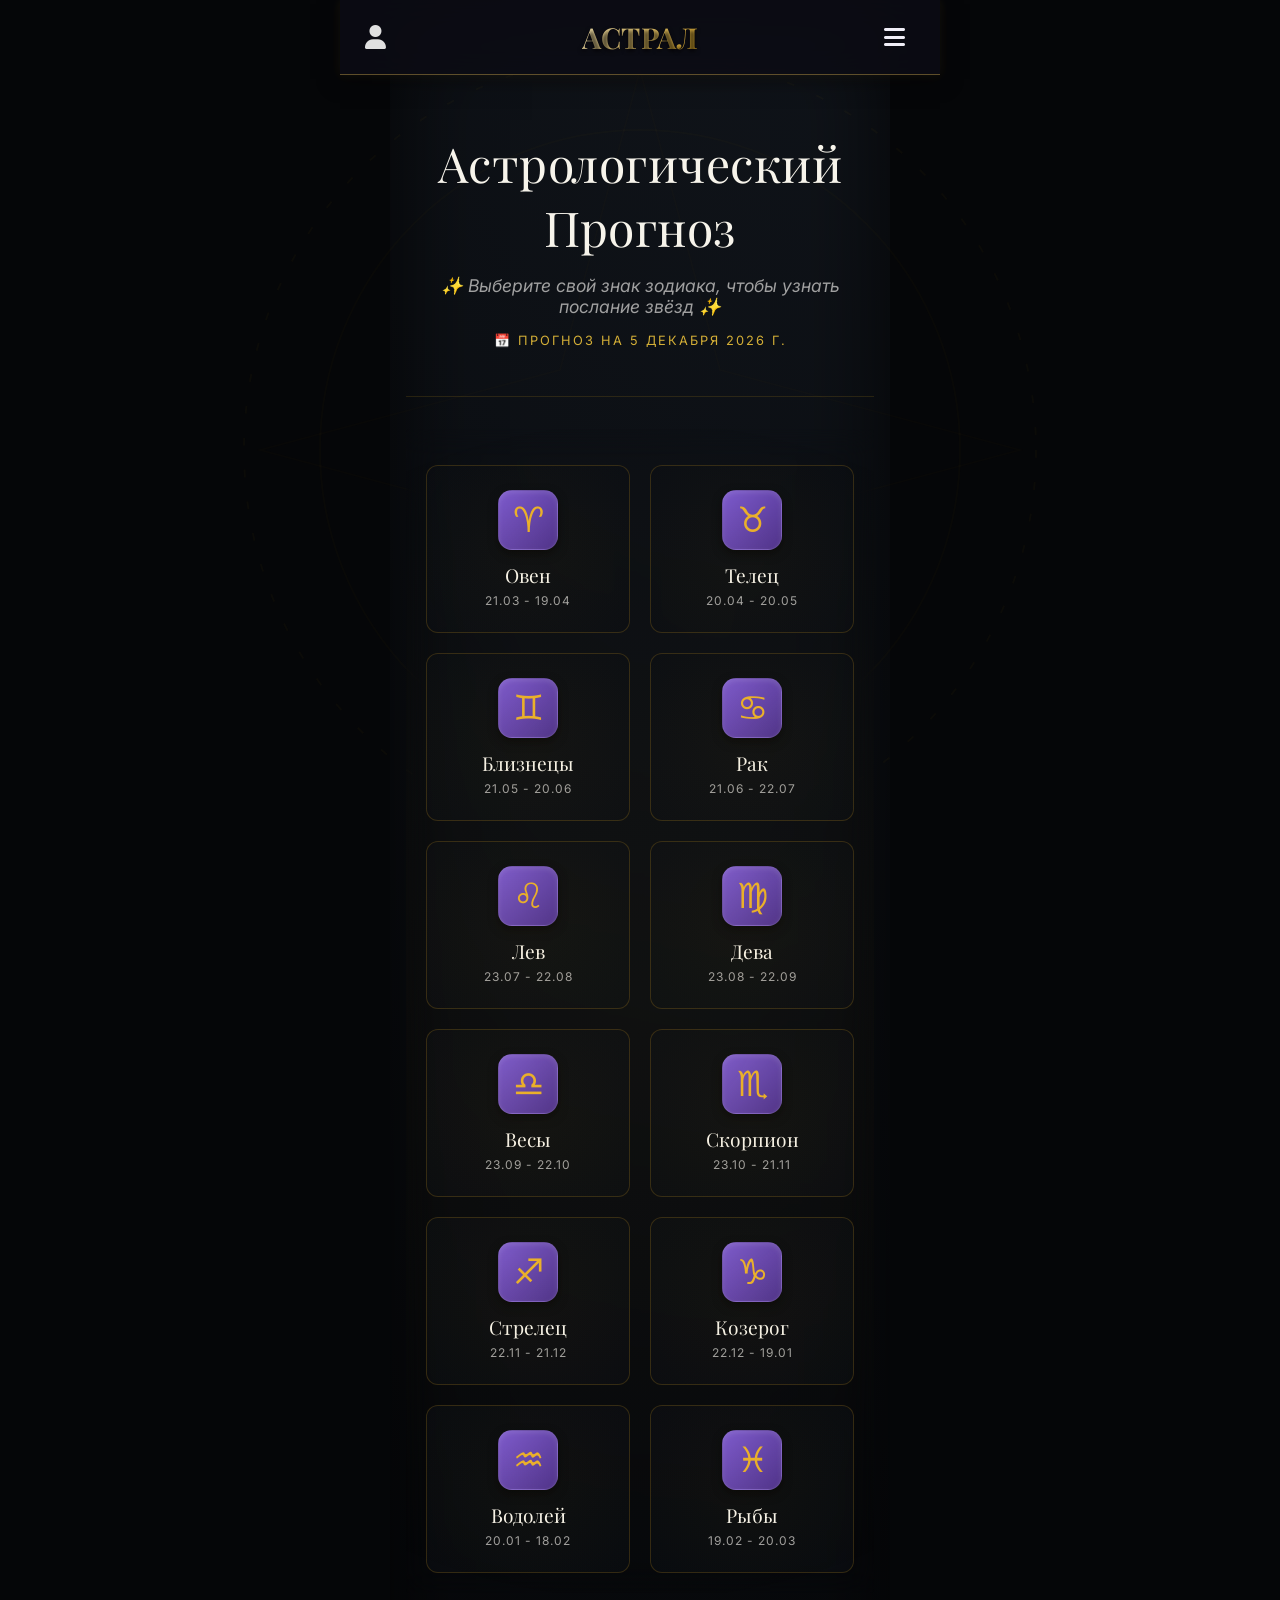
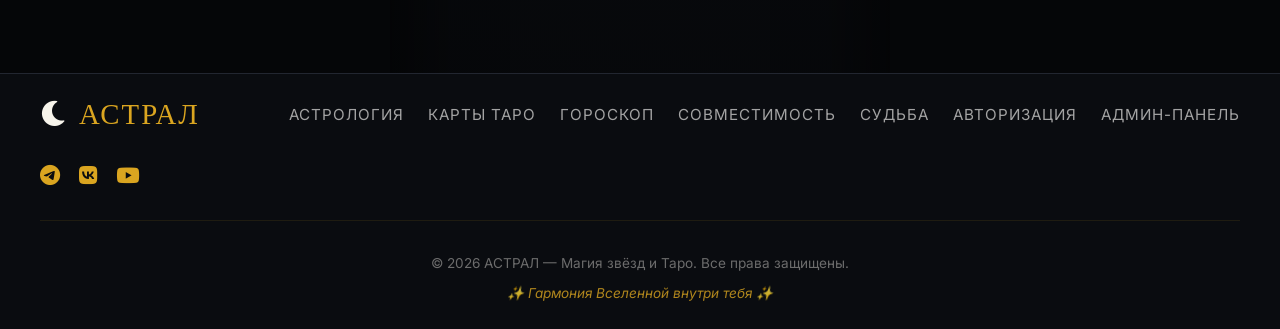
<file: horoscope.html>
﻿<!-- horoscope.html - Гороскоп на день (знаки зодиака) -->
<!DOCTYPE html>
<html lang="ru">
<head>
    <meta charset="UTF-8">
    <meta name="viewport" content="width=device-width, initial-scale=1.0">
    <title>Гороскоп на сегодня по знакам зодиака | АСТРАЛ</title>
    <meta name="description" content="Гороскоп на сегодня для всех знаков зодиака: Овен, Телец, Близнецы, Рак, Лев, Дева, Весы, Скорпион, Стрелец, Козерог, Водолей, Рыбы. Совет дня, удачный цвет и счастливое число.">
    <meta name="keywords" content="гороскоп на сегодня, гороскоп на день, знаки зодиака, астрологический прогноз, совет дня">
    <meta name="robots" content="index, follow">
    <meta property="og:title" content="Гороскоп на сегодня по знакам зодиака | АСТРАЛ">
    <meta property="og:description" content="Астрологический прогноз на день для всех 12 знаков зодиака. Совет дня, удачный цвет и счастливое число.">
    <meta property="og:type" content="website">
    <meta property="og:locale" content="ru_RU">
    <link rel="stylesheet" href="assets/fontawesome/css/all.min.css">
    <link href="https://fonts.googleapis.com/css?family=Inter:300,400,500,600,700%7CPlayfair+Display:400,500,600,700&subset=cyrillic,latin&display=swap" rel="stylesheet">
    

    <link rel="stylesheet" href="assets/styles/style.css">
</head>
<body class="page-horoscope">
<!-- Шапка сайта: логотип, кнопка авторизации, бургер-меню -->
<header class="main-header">
        <div class="header-left">
            <a href="profile.html" class="user-icon" id="authBtn"><i class="fas fa-user"></i></a>
        </div>
        <div class="logo">АСТРАЛ</div>
        <div class="header-right">
            <button class="burger-btn" id="burgerBtn"><i class="fas fa-bars"></i></button>
        </div>
    </header>
<div class="app">
    <!-- Боковое меню навигации -->
    <div class="side-menu" id="sideMenu">
        <button class="close-menu" id="closeMenuBtn"><i class="fas fa-times"></i></button>
        <ul>
            <li><a href="index.html"><i class="fas fa-moon"></i> Астрология</a></li>
            <li><a href="tarot.html"><i class="fas fa-hand-sparkles"></i> Карты Таро</a></li>
            <li><a href="horoscope.html"><i class="fas fa-sun"></i> Гороскоп</a></li>
            <li><a href="compatibility.html"><i class="fas fa-heart"></i> Совместимость</a></li>
            <li><a href="destiny.html"><i class="fas fa-star-and-crescent"></i> Судьба</a></li>
            <li><a href="login.html" id="menuAuthLink" ><i class="fas fa-sign-in-alt"></i> Авторизация</a></li>
        </ul>
    </div>
    <!-- Затемнение фона при открытом меню -->
    <div class="menu-overlay" id="menuOverlay"></div>

    <!-- Основной контент: выбор знака зодиака, блок прогноза -->
    <main class="main-content page-horoscope-specific">
        <div class="horoscope-intro">
            <h2 class="astral-title">Астрологический Прогноз</h2>
            <p class="astral-subtitle">✨ Выберите свой знак зодиака, чтобы узнать послание звёзд ✨</p>
            <div class="update-date" id="updateDate"></div>
        </div>

        <!-- Знаки зодиака -->
        <div class="card astrology-card">
            <div class="zodiac-grid" id="zodiacGrid">
                <div class="zodiac-card" data-sign="aries"><span class="z-icon">&#9800;&#xFE0E;</span><span class="z-name">Овен</span><small>21.03 - 19.04</small></div>
                <div class="zodiac-card" data-sign="taurus"><span class="z-icon">&#9801;&#xFE0E;</span><span class="z-name">Телец</span><small>20.04 - 20.05</small></div>
                <div class="zodiac-card" data-sign="gemini"><span class="z-icon">&#9802;&#xFE0E;</span><span class="z-name">Близнецы</span><small>21.05 - 20.06</small></div>
                <div class="zodiac-card" data-sign="cancer"><span class="z-icon">&#9803;&#xFE0E;</span><span class="z-name">Рак</span><small>21.06 - 22.07</small></div>
                <div class="zodiac-card" data-sign="leo"><span class="z-icon">&#9804;&#xFE0E;</span><span class="z-name">Лев</span><small>23.07 - 22.08</small></div>
                <div class="zodiac-card" data-sign="virgo"><span class="z-icon">&#9805;&#xFE0E;</span><span class="z-name">Дева</span><small>23.08 - 22.09</small></div>
                <div class="zodiac-card" data-sign="libra"><span class="z-icon">&#9806;&#xFE0E;</span><span class="z-name">Весы</span><small>23.09 - 22.10</small></div>
                <div class="zodiac-card" data-sign="scorpio"><span class="z-icon">&#9807;&#xFE0E;</span><span class="z-name">Скорпион</span><small>23.10 - 21.11</small></div>
                <div class="zodiac-card" data-sign="sagittarius"><span class="z-icon">&#9808;&#xFE0E;</span><span class="z-name">Стрелец</span><small>22.11 - 21.12</small></div>
                <div class="zodiac-card" data-sign="capricorn"><span class="z-icon">&#9809;&#xFE0E;</span><span class="z-name">Козерог</span><small>22.12 - 19.01</small></div>
                <div class="zodiac-card" data-sign="aquarius"><span class="z-icon">&#9810;&#xFE0E;</span><span class="z-name">Водолей</span><small>20.01 - 18.02</small></div>
                <div class="zodiac-card" data-sign="pisces"><span class="z-icon">&#9811;&#xFE0E;</span><span class="z-name">Рыбы</span><small>19.02 - 20.03</small></div>
            </div>
        </div>

        <!-- Здесь будет отображаться гороскоп -->
        <div id="horoscopeResult" class="horoscope-detail magical-forecast">
            <h3 id="selectedSign"></h3>
            <div id="horoscopeDate"></div>
            <div class="mystic-divider">✧ ✦ ✧</div>
            <p id="horoscopeText" class="main-prediction"></p>
            <div class="horoscope-attributes">
                <div class="h-attr"><i class="fas fa-magic"></i> <span>Совет дня:</span> <strong id="adviceText"></strong></div>
                <div class="h-attr"><i class="fas fa-palette"></i> <span>Удачный цвет:</span> <strong id="colorText"></strong></div>
                <div class="h-attr"><i class="fas fa-dice"></i> <span>Счастливое число:</span> <strong id="numberText"></strong></div>
            </div>
        </div>
    </main>
    <!-- Подвал сайта: навигация, соцсети, копирайт -->
<footer class="main-footer">
        <div class="footer-content">
            <div class="footer-logo">
                <i class="fas fa-moon"></i> <span>АСТРАЛ</span>
            </div>
            <div class="footer-links">
                <a href="index.html">Астрология</a>
                <a href="tarot.html">Карты Таро</a>
                <a href="horoscope.html">Гороскоп</a>
                <a href="compatibility.html">Совместимость</a>
                <a href="destiny.html">Судьба</a>
                <a href="login.html">Авторизация</a>
                <a href="admin.html">Админ-панель</a>
            </div>
            <div class="footer-social">
                <a href="#"><i class="fab fa-telegram-plane"></i></a>
                <a href="#"><i class="fab fa-vk"></i></a>
                <a href="#"><i class="fab fa-youtube"></i></a>
            </div>
        </div>
        <div class="footer-bottom">
            <p>&copy; 2026 АСТРАЛ — Магия звёзд и Таро. Все права защищены.</p>
            <p>✨ Гармония Вселенной внутри тебя ✨</p>
        </div>
    </footer>
</div>


    <script src="assets/js/script.js" defer></script>
</body>
</html>
</file>
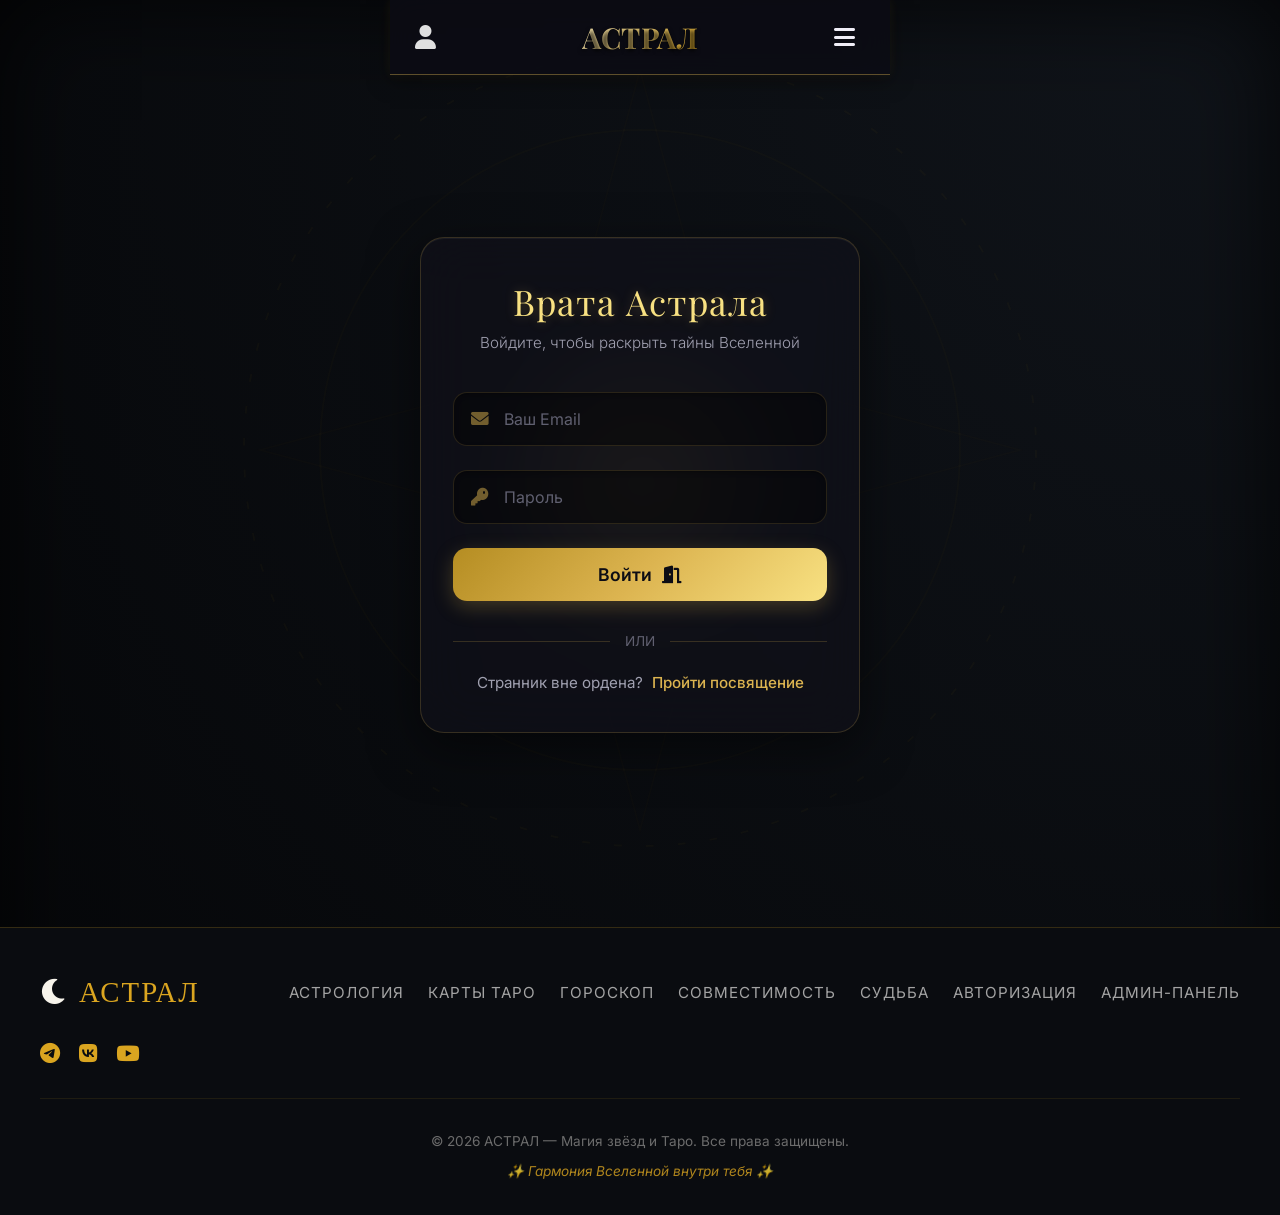
<file: login.html>
﻿<!DOCTYPE html>
<html lang="ru">
<head>
    <meta charset="UTF-8">
    <meta name="viewport" content="width=device-width, initial-scale=1.0">
    <title>Войти в аккаунт | АСТРАЛ</title>
    <meta name="description" content="Войдите в свой аккаунт АСТРАЛ, чтобы сохранять результаты гороскопов, карты Таро и союзы совместимости.">
    <meta name="robots" content="noindex, follow">
    <meta property="og:title" content="Войти в аккаунт | АСТРАЛ">
    <meta property="og:type" content="website">
    <meta property="og:locale" content="ru_RU">
    <link rel="stylesheet" href="assets/fontawesome/css/all.min.css">
    <link href="https://fonts.googleapis.com/css?family=Inter:300,400,500,600,700%7CPlayfair+Display:400,500,600,700&subset=cyrillic,latin&display=swap" rel="stylesheet">
    <link rel="stylesheet" href="assets/styles/style.css">
</head>
<body class="page-auth">
<!-- Шапка сайта: логотип, кнопка авторизации, бургер-меню -->
<header class="main-header">
        <div class="header-left">
            <a href="profile.html" class="user-icon" id="authBtn"><i class="fas fa-user"></i></a>
        </div>
        <div class="logo">АСТРАЛ</div>
        <div class="header-right">
            <button class="burger-btn" id="burgerBtn"><i class="fas fa-bars"></i></button>
        </div>
</header>
<div class="app">
    <!-- Боковое меню навигации -->
    <div class="side-menu" id="sideMenu">
        <button class="close-menu" id="closeMenuBtn"><i class="fas fa-times"></i></button>
        <ul>
            <li><a href="index.html"><i class="fas fa-moon"></i> Астрология</a></li>
            <li><a href="tarot.html"><i class="fas fa-hand-sparkles"></i> Карты Таро</a></li>
            <li><a href="horoscope.html"><i class="fas fa-sun"></i> Гороскоп</a></li>
            <li><a href="compatibility.html"><i class="fas fa-heart"></i> Совместимость</a></li>
            <li><a href="destiny.html"><i class="fas fa-star-and-crescent"></i> Судьба</a></li>
            <li><a href="login.html" id="menuAuthLink" ><i class="fas fa-sign-in-alt"></i> Авторизация</a></li>
        </ul>
    </div>
    <!-- Затемнение фона при открытом меню -->
    <div class="menu-overlay" id="menuOverlay"></div>

    <!-- Основной контент: форма входа в аккаунт -->
    <main class="auth-canvas">
        <div class="auth-glass-card">
            <h2>Врата Астрала</h2>
            <p class="auth-subtitle">Войдите, чтобы раскрыть тайны Вселенной</p>

            <form id="loginForm" onsubmit="event.preventDefault(); document.getElementById('loginBtn').click();">
                <div class="auth-form-group">
                    <input type="email" id="loginEmail" class="auth-input" placeholder="Ваш Email" required>
                    <i class="fas fa-envelope input-icon"></i>
                </div>
                <div class="auth-form-group">
                    <input type="password" id="loginPassword" class="auth-input" placeholder="Пароль" required>
                    <i class="fas fa-key input-icon"></i>
                </div>

                <!-- Блок сообщения об ошибке при входе -->
                <div id="loginError" class="error-msg"></div>

                <button type="button" class="auth-submit-btn" id="loginBtn">
                    Войти <i class="fas fa-door-open"></i>
                </button>
            </form>

            <div class="auth-divider">ИЛИ</div>

            <div class="auth-footer-links">
                Странник вне ордена? <a href="register.html">Пройти посвящение</a>
            </div>
        </div>
    </main>
<!-- Подвал сайта: навигация, соцсети, копирайт -->
<footer class="main-footer">
        <div class="footer-content">
            <div class="footer-logo">
                <i class="fas fa-moon"></i> <span>АСТРАЛ</span>
            </div>
            <div class="footer-links">
                <a href="index.html">Астрология</a>
                <a href="tarot.html">Карты Таро</a>
                <a href="horoscope.html">Гороскоп</a>
                <a href="compatibility.html">Совместимость</a>
                <a href="destiny.html">Судьба</a>
                <a href="login.html">Авторизация</a>
                <a href="admin.html">Админ-панель</a>
            </div>
            <div class="footer-social">
                <a href="#"><i class="fab fa-telegram-plane"></i></a>
                <a href="#"><i class="fab fa-vk"></i></a>
                <a href="#"><i class="fab fa-youtube"></i></a>
            </div>
        </div>
        <div class="footer-bottom">
            <p>&copy; 2026 АСТРАЛ — Магия звёзд и Таро. Все права защищены.</p>
            <p>✨ Гармония Вселенной внутри тебя ✨</p>
        </div>
    </footer>
</div>
<script src="assets/js/script.js" defer></script>
</body>
</html>
</file>
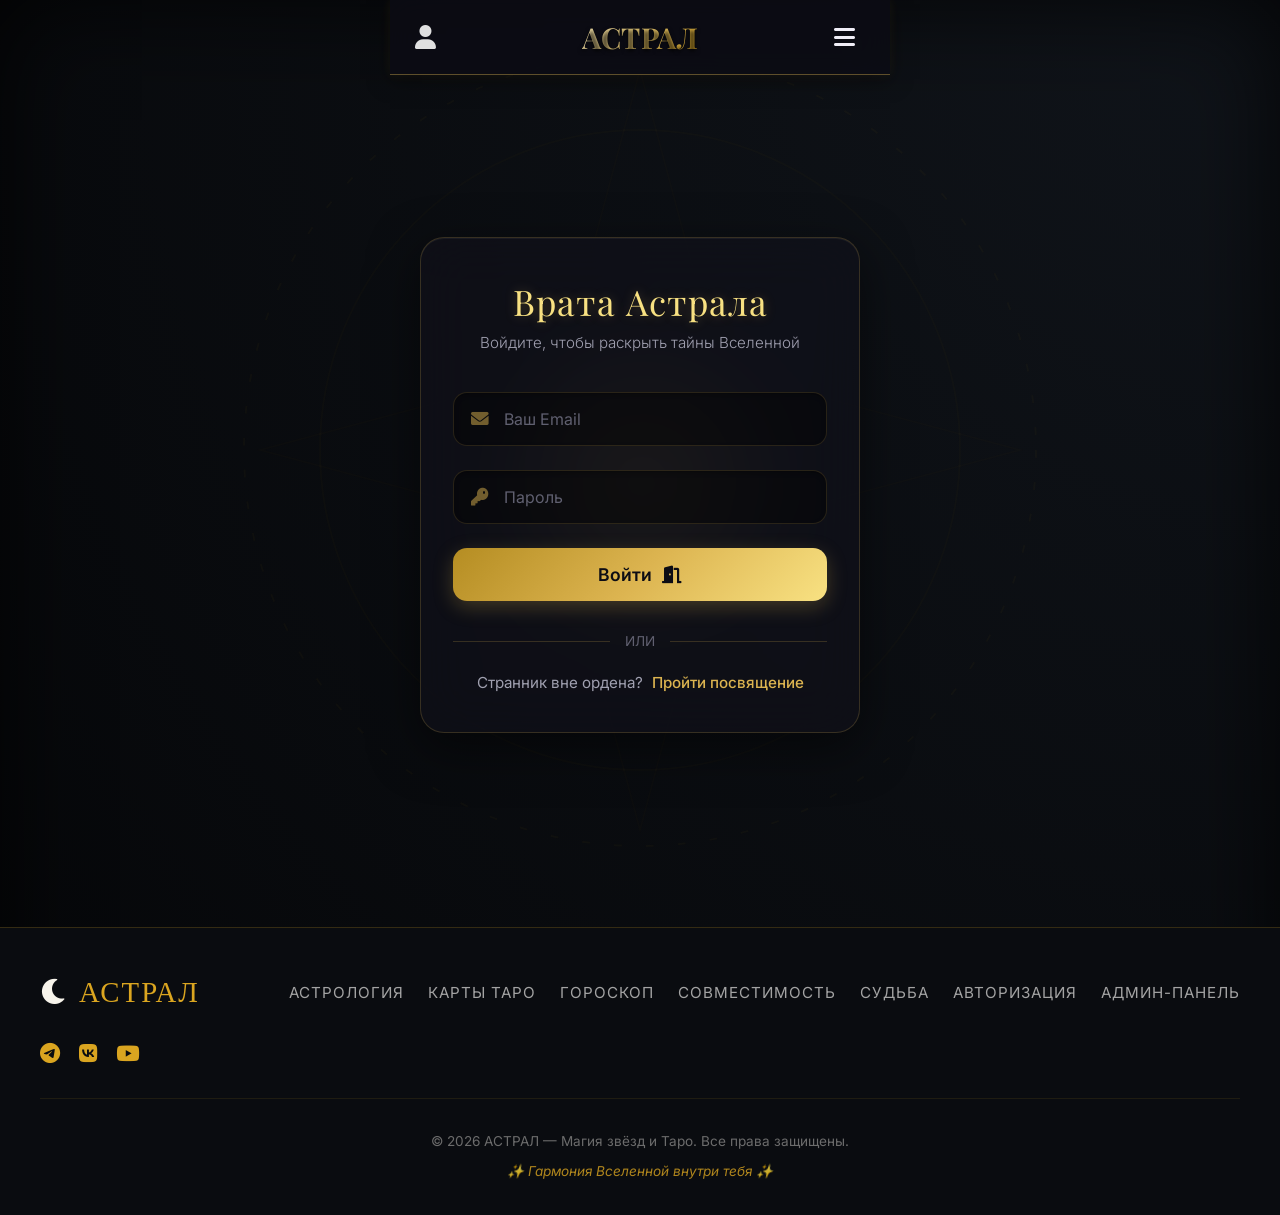
<file: profile.html>
﻿<!DOCTYPE html>
<html lang="ru">
<head>
    <meta charset="UTF-8">
    <meta name="viewport" content="width=device-width, initial-scale=1.0">
    <title>Личный кабинет | АСТРАЛ</title>
    <meta name="description" content="Управляйте своим профилем в АСТРАЛ: сохранённые карты Таро, избранные союзы совместимости и персональные настройки.">
    <meta name="robots" content="noindex, follow">
    <meta property="og:title" content="Личный кабинет | АСТРАЛ">
    <meta property="og:type" content="website">
    <meta property="og:locale" content="ru_RU">
    <link rel="stylesheet" href="assets/fontawesome/css/all.min.css">
    <link href="https://fonts.googleapis.com/css?family=Inter:300,400,500,600,700%7CPlayfair+Display:400,500,600,700&subset=cyrillic,latin&display=swap" rel="stylesheet">
    

    <link rel="stylesheet" href="assets/styles/style.css">
</head>
<body class="page-profile">
<!-- Шапка сайта: логотип, кнопка авторизации, бургер-меню -->
<header class="main-header">
        <div class="header-left">
            <a href="profile.html" class="user-icon" id="authBtn"><i class="fas fa-user"></i></a>
        </div>
        <div class="logo">АСТРАЛ</div>
        <div class="header-right">
            <button class="burger-btn" id="burgerBtn"><i class="fas fa-bars"></i></button>
        </div>
    </header>
<div class="app">
    <!-- Боковое меню навигации -->
    <div class="side-menu" id="sideMenu">
        <button class="close-menu" id="closeMenuBtn"><i class="fas fa-times"></i></button>
        <ul>
            <li><a href="index.html"><i class="fas fa-moon"></i> Астрология</a></li>
            <li><a href="tarot.html"><i class="fas fa-hand-sparkles"></i> Карты Таро</a></li>
            <li><a href="horoscope.html"><i class="fas fa-sun"></i> Гороскоп</a></li>
            <li><a href="compatibility.html"><i class="fas fa-heart"></i> Совместимость</a></li>
            <li><a href="destiny.html"><i class="fas fa-star-and-crescent"></i> Судьба</a></li>
            <li><a href="login.html" id="menuAuthLink" ><i class="fas fa-sign-in-alt"></i> Авторизация</a></li>
        </ul>
    </div>
    <!-- Затемнение фона при открытом меню -->
    <div class="menu-overlay" id="menuOverlay"></div>

    <!-- Основной контент: данные пользователя, список избранного, кнопка выхода -->
<main class="main-content page-profile-specific">
        <div class="profile-intro">
            <h2 class="astral-title">Ваш Профиль</h2>
            <p class="astral-subtitle">✨ Ваше место в огромной вселенной АСТРАЛ ✨</p>
        </div>

        <!-- Блок для авторизованного пользователя -->
        <div id="userBlock" class="profile-dashboard">

            <div class="card premium-profile-card">
                <div class="premium-avatar">
                    <i class="fas fa-moon"></i>
                </div>

                <div class="premium-user-info">
                    <h2 class="premium-name" id="profileName">-</h2>      
                    <div class="mystic-divider">✧ ✦ ✧</div>
                    
                    <div class="premium-details">
                        <div class="p-detail">
                            <span><i class="fas fa-envelope"></i> Почта</span>
                            <strong id="profileEmail">-</strong>
                        </div>
                        <div class="p-detail">
                            <span><i class="fas fa-star"></i> В системе с</span>
                            <strong id="profileDate">-</strong>
                        </div>
                    </div>
                </div>

                <button class="btn premium-logout-btn" id="logoutBtn">
                    Выйти из системы        
                </button>
            </div>

            <div class="card premium-favorites-card">
                <div class="fav-header-premium">
                    <h3><i class="fas fa-heart"></i> Ваше Избранное</h3>    
                    <span class="fav-count-badge" id="favCount">0</span>
                </div>
                <div class="favorites-grid" id="favoritesList"></div>
            </div>
        </div>

        <!-- Блок неавторизованного пользователя -->
        <div id="guestBlock" class="card premium-guest-card">
            <i class="fas fa-lock guest-lock-icon"></i>
            <h2 class="premium-name guest-heading">Доступ закрыт</h2>
            <p class="guest-text">Вам нужно войти в систему или зарегистрироваться, чтобы получить доступ к своему профилю и сохранённым картам.</p>
            <div class="guest-actions">
                <a href="login.html" class="btn btn-login-gold">Войти</a>
                <a href="register.html" class="btn btn-register-outline">Создать аккаунт</a>
            </div>
        </div>
</main>
    <!-- Подвал сайта: навигация, соцсети, копирайт -->
<footer class="main-footer">
        <div class="footer-content">
            <div class="footer-logo">
                <i class="fas fa-moon"></i> <span>АСТРАЛ</span>
            </div>
            <div class="footer-links">
                <a href="index.html">Астрология</a>
                <a href="tarot.html">Карты Таро</a>
                <a href="horoscope.html">Гороскоп</a>
                <a href="compatibility.html">Совместимость</a>
                <a href="destiny.html">Судьба</a>
                <a href="login.html">Авторизация</a>
                <a href="admin.html">Админ-панель</a>
            </div>
            <div class="footer-social">
                <a href="#"><i class="fab fa-telegram-plane"></i></a>
                <a href="#"><i class="fab fa-vk"></i></a>
                <a href="#"><i class="fab fa-youtube"></i></a>
            </div>
        </div>
        <div class="footer-bottom">
            <p>&copy; 2026 АСТРАЛ — Магия звёзд и Таро. Все права защищены.</p>
            <p>✨ Гармония Вселенной внутри тебя ✨</p>
        </div>
    </footer>
</div>


    <script src="assets/js/script.js" defer></script>
</body>
</html>
</file>
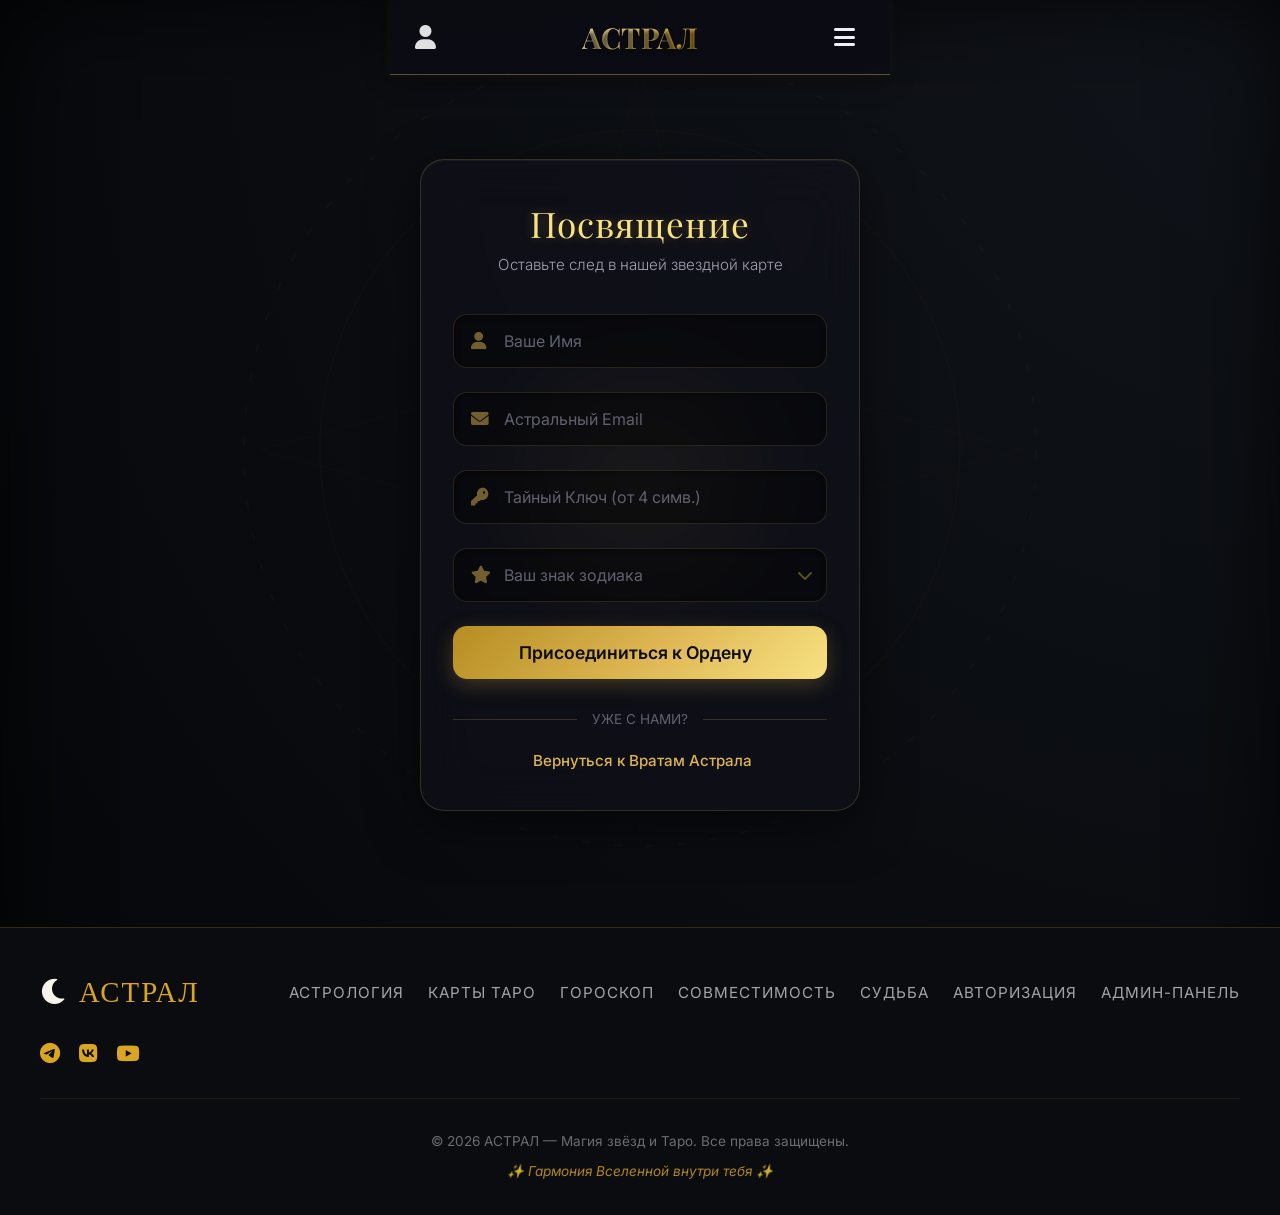
<file: register.html>
﻿<!DOCTYPE html>
<html lang="ru">
<head>
    <meta charset="UTF-8">
    <meta name="viewport" content="width=device-width, initial-scale=1.0">
    <title>Регистрация | АСТРАЛ</title>
    <meta name="description" content="Создайте аккаунт в АСТРАЛ бесплатно. Сохраняйте результаты гороскопов, карты Таро и союзы совместимости.">
    <meta name="robots" content="noindex, follow">
    <meta property="og:title" content="Регистрация | АСТРАЛ">
    <meta property="og:type" content="website">
    <meta property="og:locale" content="ru_RU">
    <link rel="stylesheet" href="assets/fontawesome/css/all.min.css">
    <link href="https://fonts.googleapis.com/css?family=Inter:300,400,500,600,700%7CPlayfair+Display:400,500,600,700&subset=cyrillic,latin&display=swap" rel="stylesheet">
    <link rel="stylesheet" href="assets/styles/style.css">
</head>
<body class="page-auth">
<!-- Шапка сайта: логотип, кнопка авторизации, бургер-меню -->
<header class="main-header">
        <div class="header-left">
            <a href="profile.html" class="user-icon" id="authBtn"><i class="fas fa-user"></i></a>
        </div>
        <div class="logo">АСТРАЛ</div>
        <div class="header-right">
            <button class="burger-btn" id="burgerBtn"><i class="fas fa-bars"></i></button>
        </div>
</header>
<div class="app">
    <!-- Боковое меню навигации -->
    <div class="side-menu" id="sideMenu">
        <button class="close-menu" id="closeMenuBtn"><i class="fas fa-times"></i></button>
        <ul>
            <li><a href="index.html"><i class="fas fa-moon"></i> Астрология</a></li>
            <li><a href="tarot.html"><i class="fas fa-hand-sparkles"></i> Карты Таро</a></li>
            <li><a href="horoscope.html"><i class="fas fa-sun"></i> Гороскоп</a></li>
            <li><a href="compatibility.html"><i class="fas fa-heart"></i> Совместимость</a></li>
            <li><a href="destiny.html"><i class="fas fa-star-and-crescent"></i> Судьба</a></li>
            <li><a href="login.html" id="menuAuthLink" ><i class="fas fa-sign-in-alt"></i> Авторизация</a></li>
        </ul>
    </div>
    <!-- Затемнение фона при открытом меню -->
    <div class="menu-overlay" id="menuOverlay"></div>

    <!-- Основной контент: форма регистрации нового пользователя -->
    <main class="auth-canvas">
        <div class="auth-glass-card">
            <h2>Посвящение</h2>
            <p class="auth-subtitle">Оставьте след в нашей звездной карте</p>

            <form id="registerForm" onsubmit="event.preventDefault(); document.getElementById('registerBtn').click();">
                <div class="auth-form-group">
                    <input type="text" id="regName" class="auth-input" placeholder="Ваше Имя" required>
                    <i class="fas fa-user input-icon"></i>
                </div>
                <div class="auth-form-group">
                    <input type="email" id="regEmail" class="auth-input" placeholder="Астральный Email" required>
                    <i class="fas fa-envelope input-icon"></i>
                </div>
                <div class="auth-form-group">
                    <input type="password" id="regPassword" class="auth-input" placeholder="Тайный Ключ (от 4 симв.)" required>
                    <i class="fas fa-key input-icon"></i>
                </div>
                <!-- Выбор знака зодиака пользователя -->
                <div class="auth-form-group">
                    <select id="regZodiac" class="auth-input" required>
                        <option value="" disabled selected hidden>Ваш знак зодиака</option>
                        <option value="aries">♈ Овен</option>
                        <option value="taurus">♉ Телец</option>
                        <option value="gemini">♊ Близнецы</option>
                        <option value="cancer">♋ Рак</option>
                        <option value="leo">♌ Лев</option>
                        <option value="virgo">♍ Дева</option>
                        <option value="libra">♎ Весы</option>
                        <option value="scorpio">♏ Скорпион</option>
                        <option value="sagittarius">♐ Стрелец</option>
                        <option value="capricorn">♑ Козерог</option>
                        <option value="aquarius">♒ Водолей</option>
                        <option value="pisces">♓ Рыбы</option>
                    </select>
                    <i class="fas fa-star input-icon"></i>
                    <i class="fas fa-chevron-down select-arrow"></i>
                </div>

                <!-- Блоки сообщений об ошибке или успехе -->
                <div id="registerError" class="error-msg"></div>
                <div id="registerSuccess" class="success-msg"></div>

                <button type="button" class="auth-submit-btn" id="registerBtn">
                    Присоединиться к Ордену <i class="fas fa-sparkles"></i>
                </button>
            </form>

            <div class="auth-divider">УЖЕ С НАМИ?</div>

            <div class="auth-footer-links">
                <a href="login.html">Вернуться к Вратам Астрала</a>
            </div>
        </div>
    </main>
<!-- Подвал сайта: навигация, соцсети, копирайт -->
<footer class="main-footer">
        <div class="footer-content">
            <div class="footer-logo">
                <i class="fas fa-moon"></i> <span>АСТРАЛ</span>
            </div>
            <div class="footer-links">
                <a href="index.html">Астрология</a>
                <a href="tarot.html">Карты Таро</a>
                <a href="horoscope.html">Гороскоп</a>
                <a href="compatibility.html">Совместимость</a>
                <a href="destiny.html">Судьба</a>
                <a href="login.html">Авторизация</a>
                <a href="admin.html">Админ-панель</a>
            </div>
            <div class="footer-social">
                <a href="#"><i class="fab fa-telegram-plane"></i></a>
                <a href="#"><i class="fab fa-vk"></i></a>
                <a href="#"><i class="fab fa-youtube"></i></a>
            </div>
        </div>
        <div class="footer-bottom">
            <p>&copy; 2026 АСТРАЛ — Магия звёзд и Таро. Все права защищены.</p>
            <p>✨ Гармония Вселенной внутри тебя ✨</p>
        </div>
    </footer>
</div>
<script src="assets/js/script.js" defer></script>
</body>
</html>
</file>
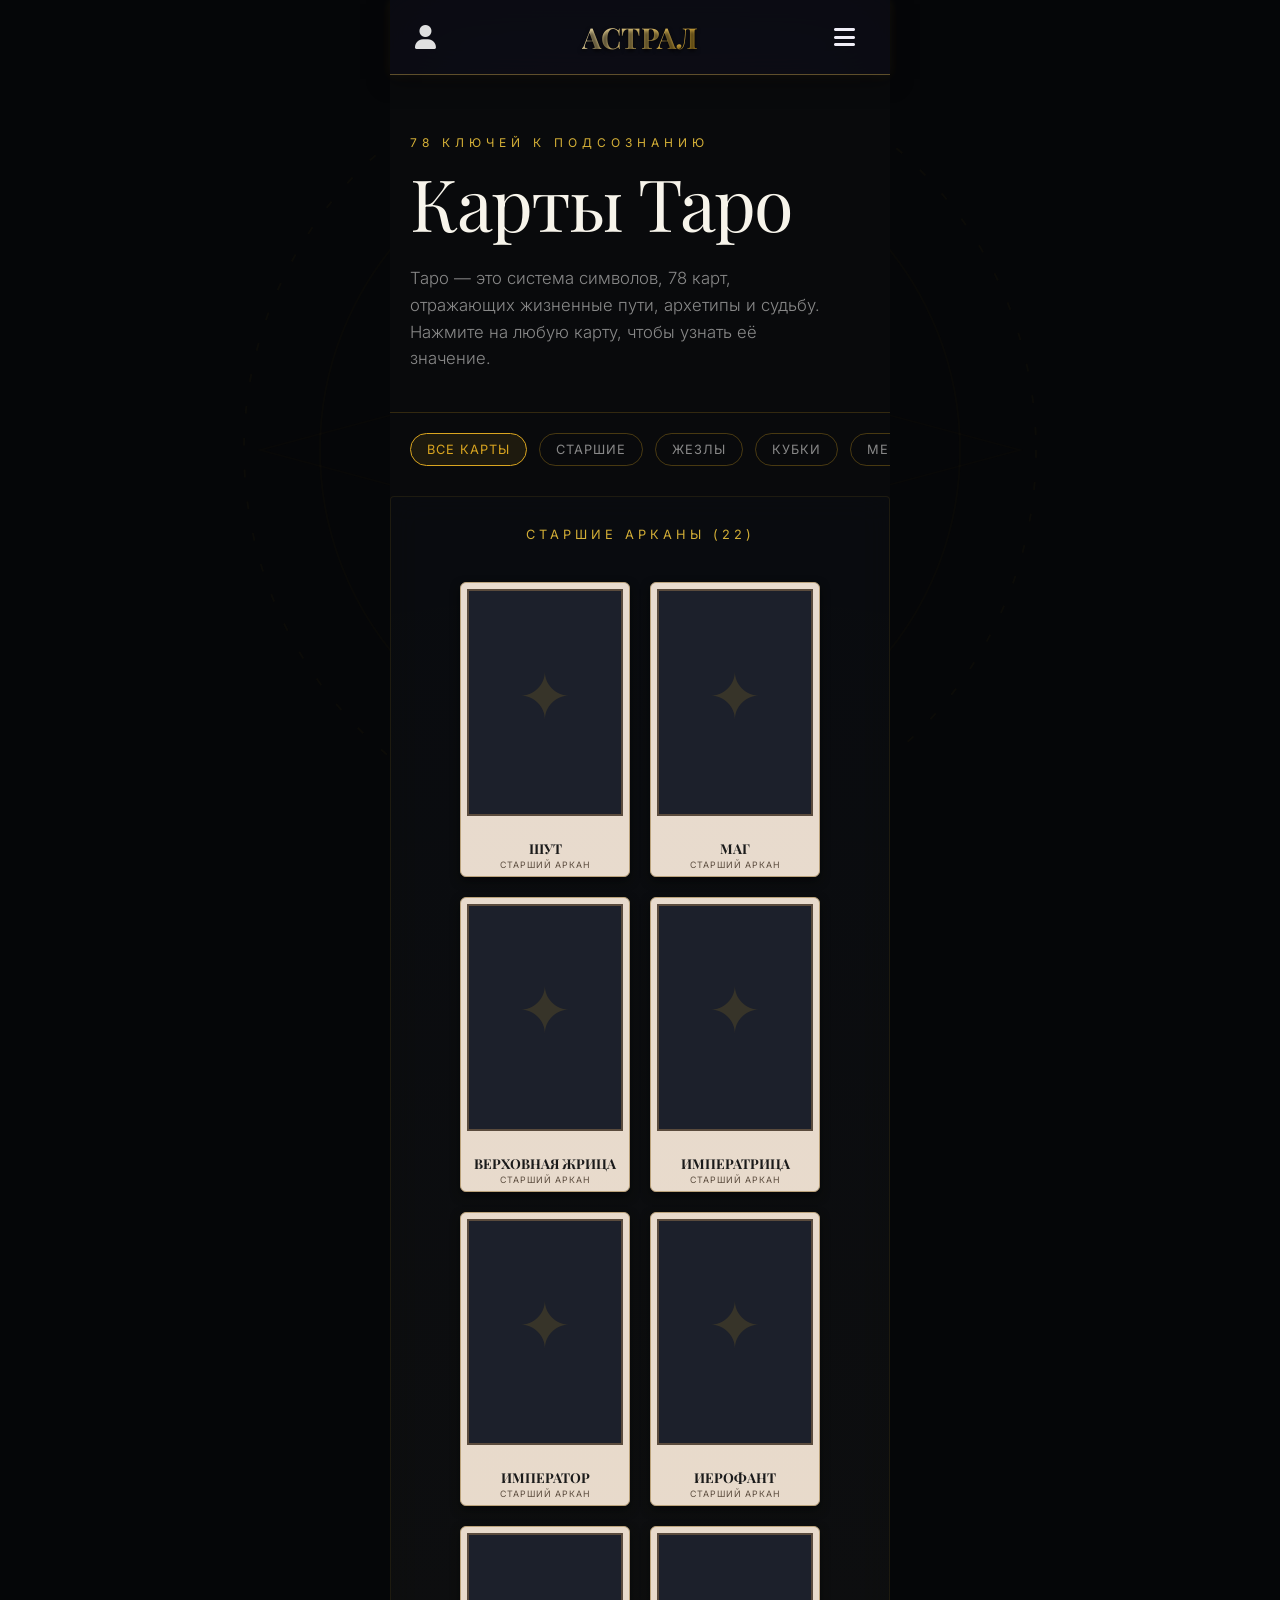
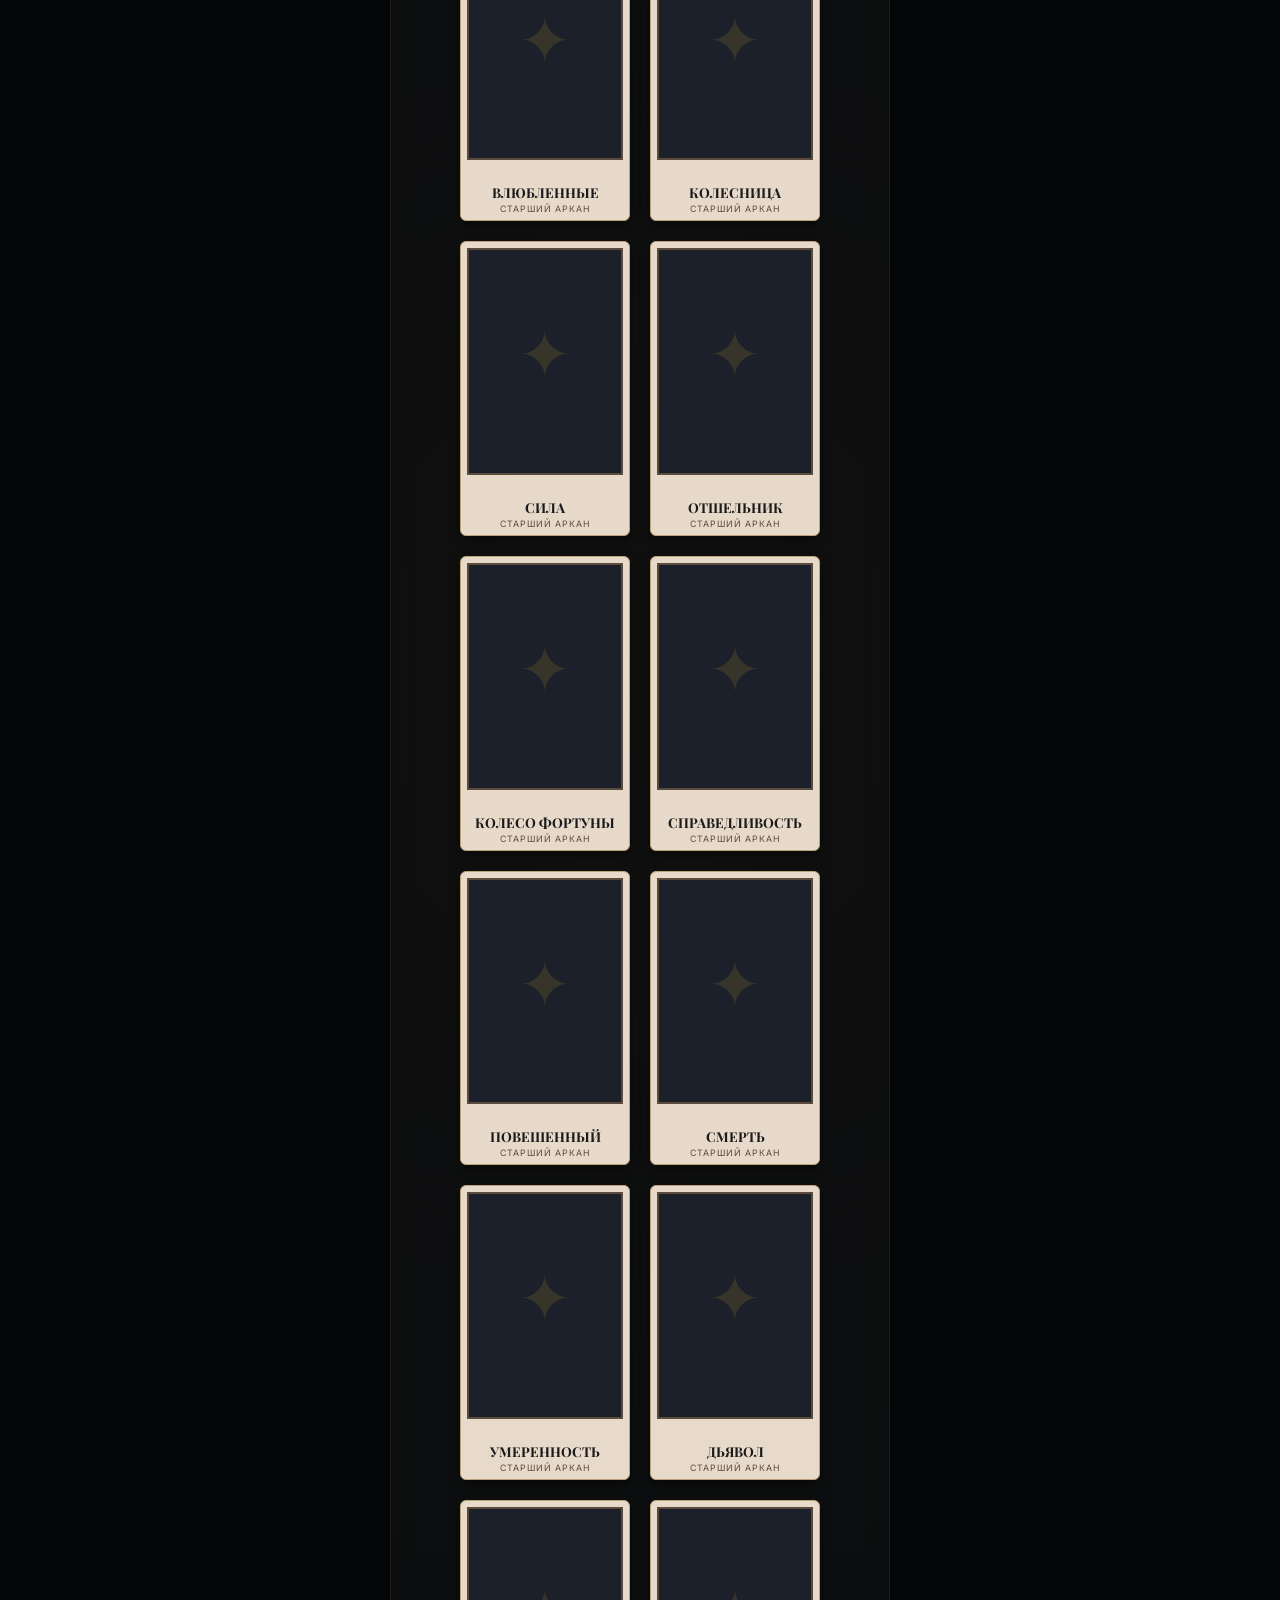
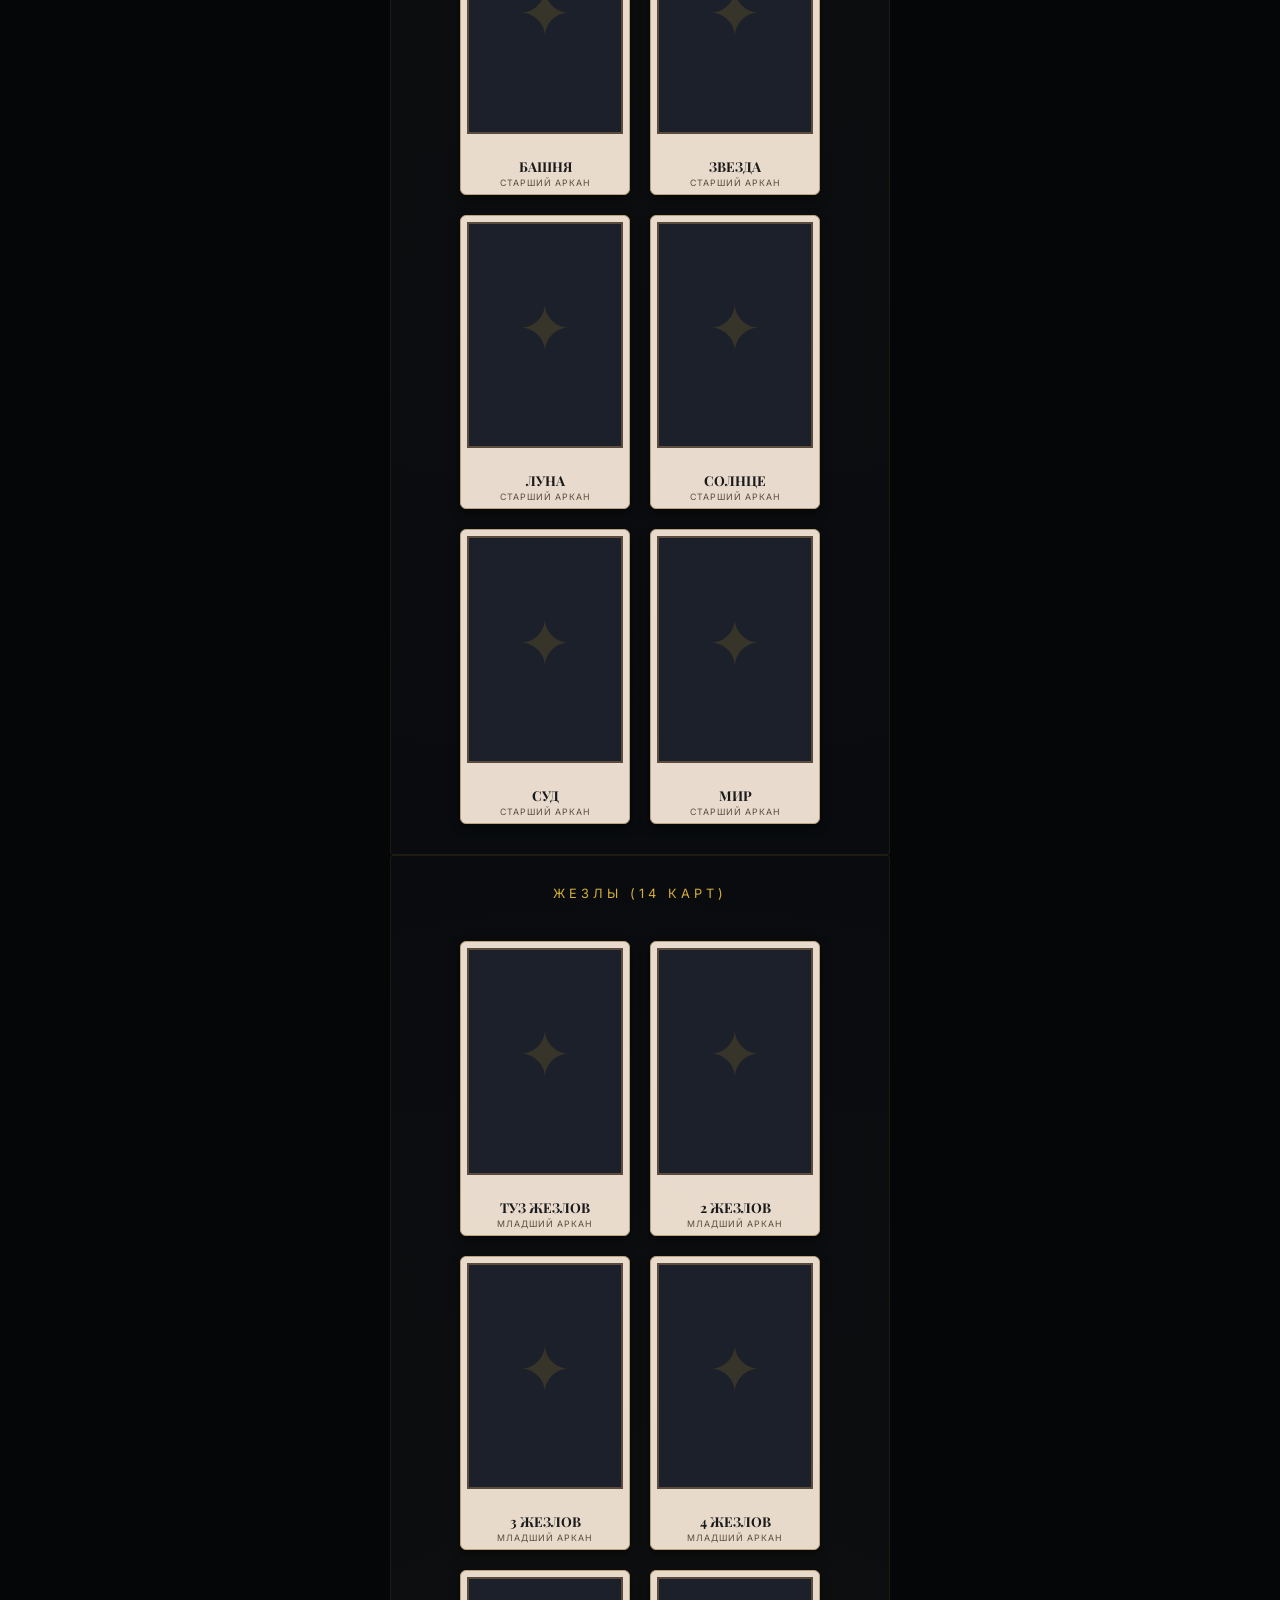
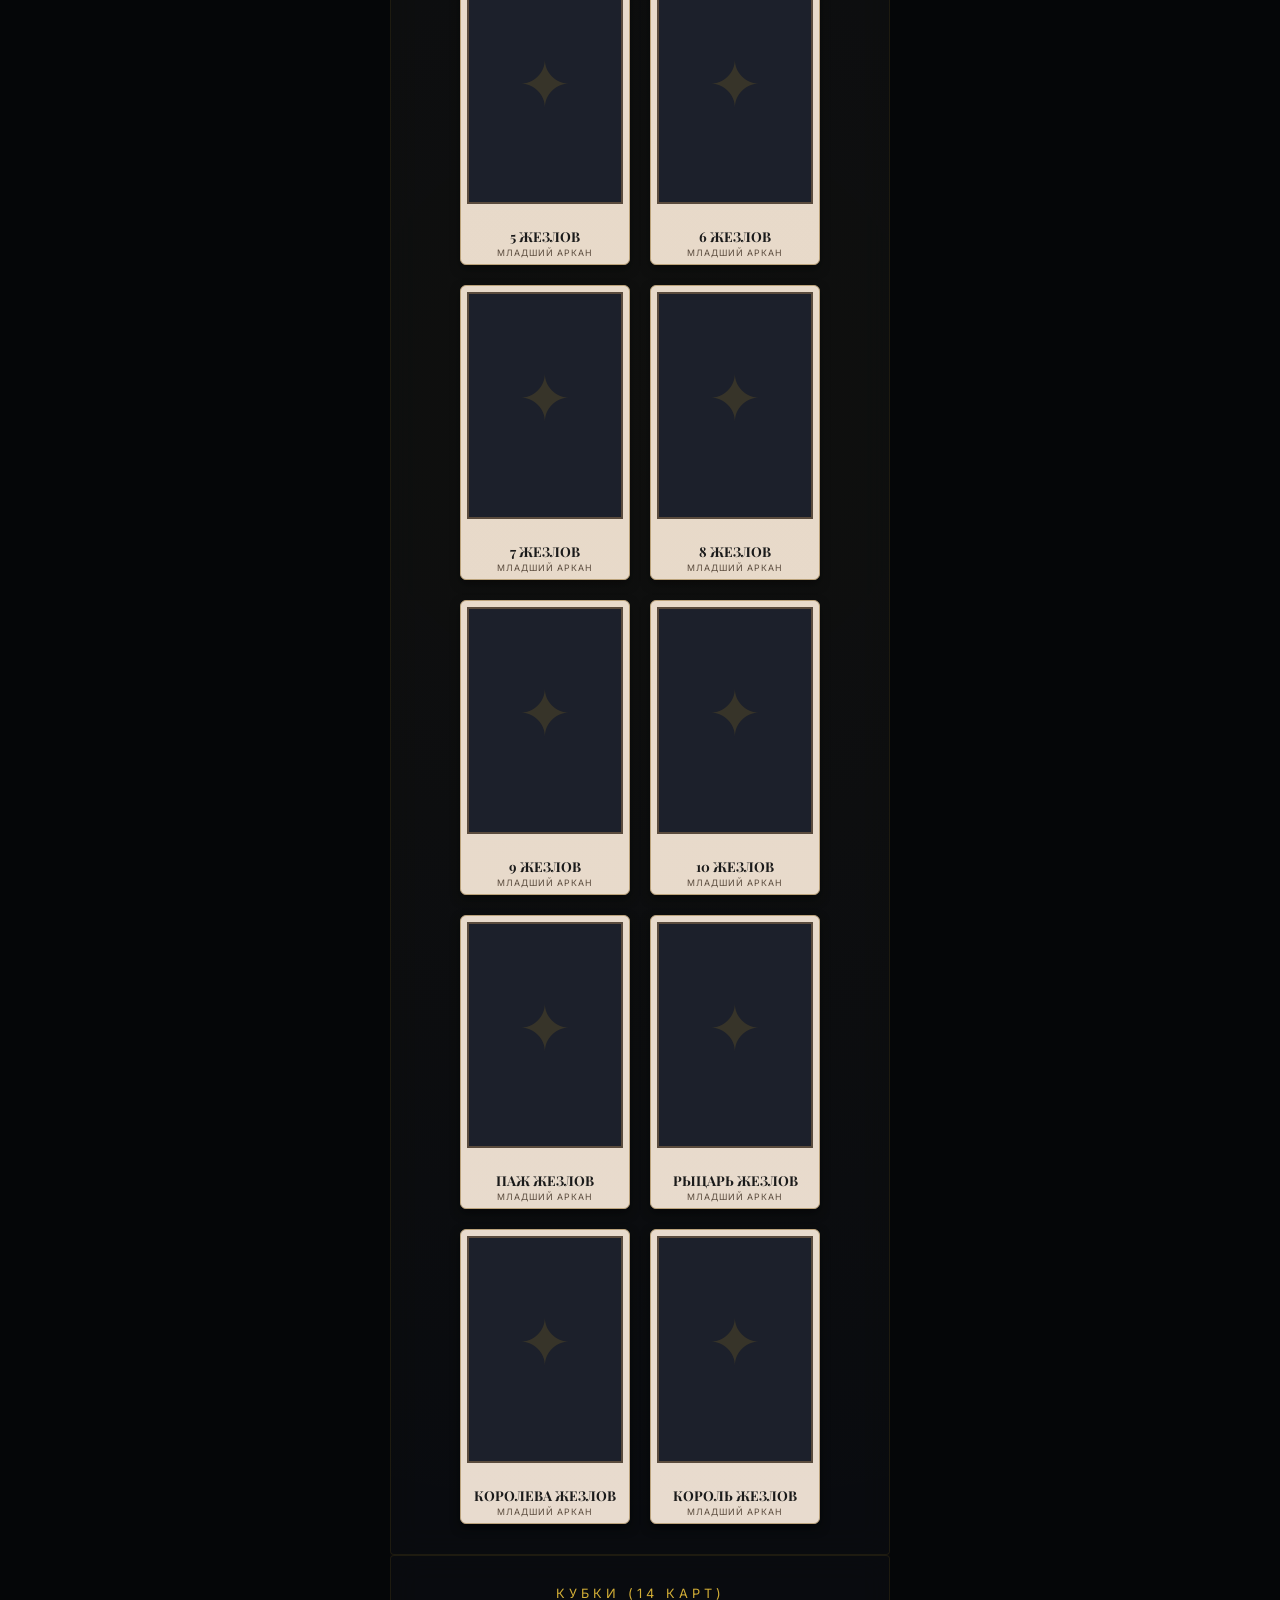
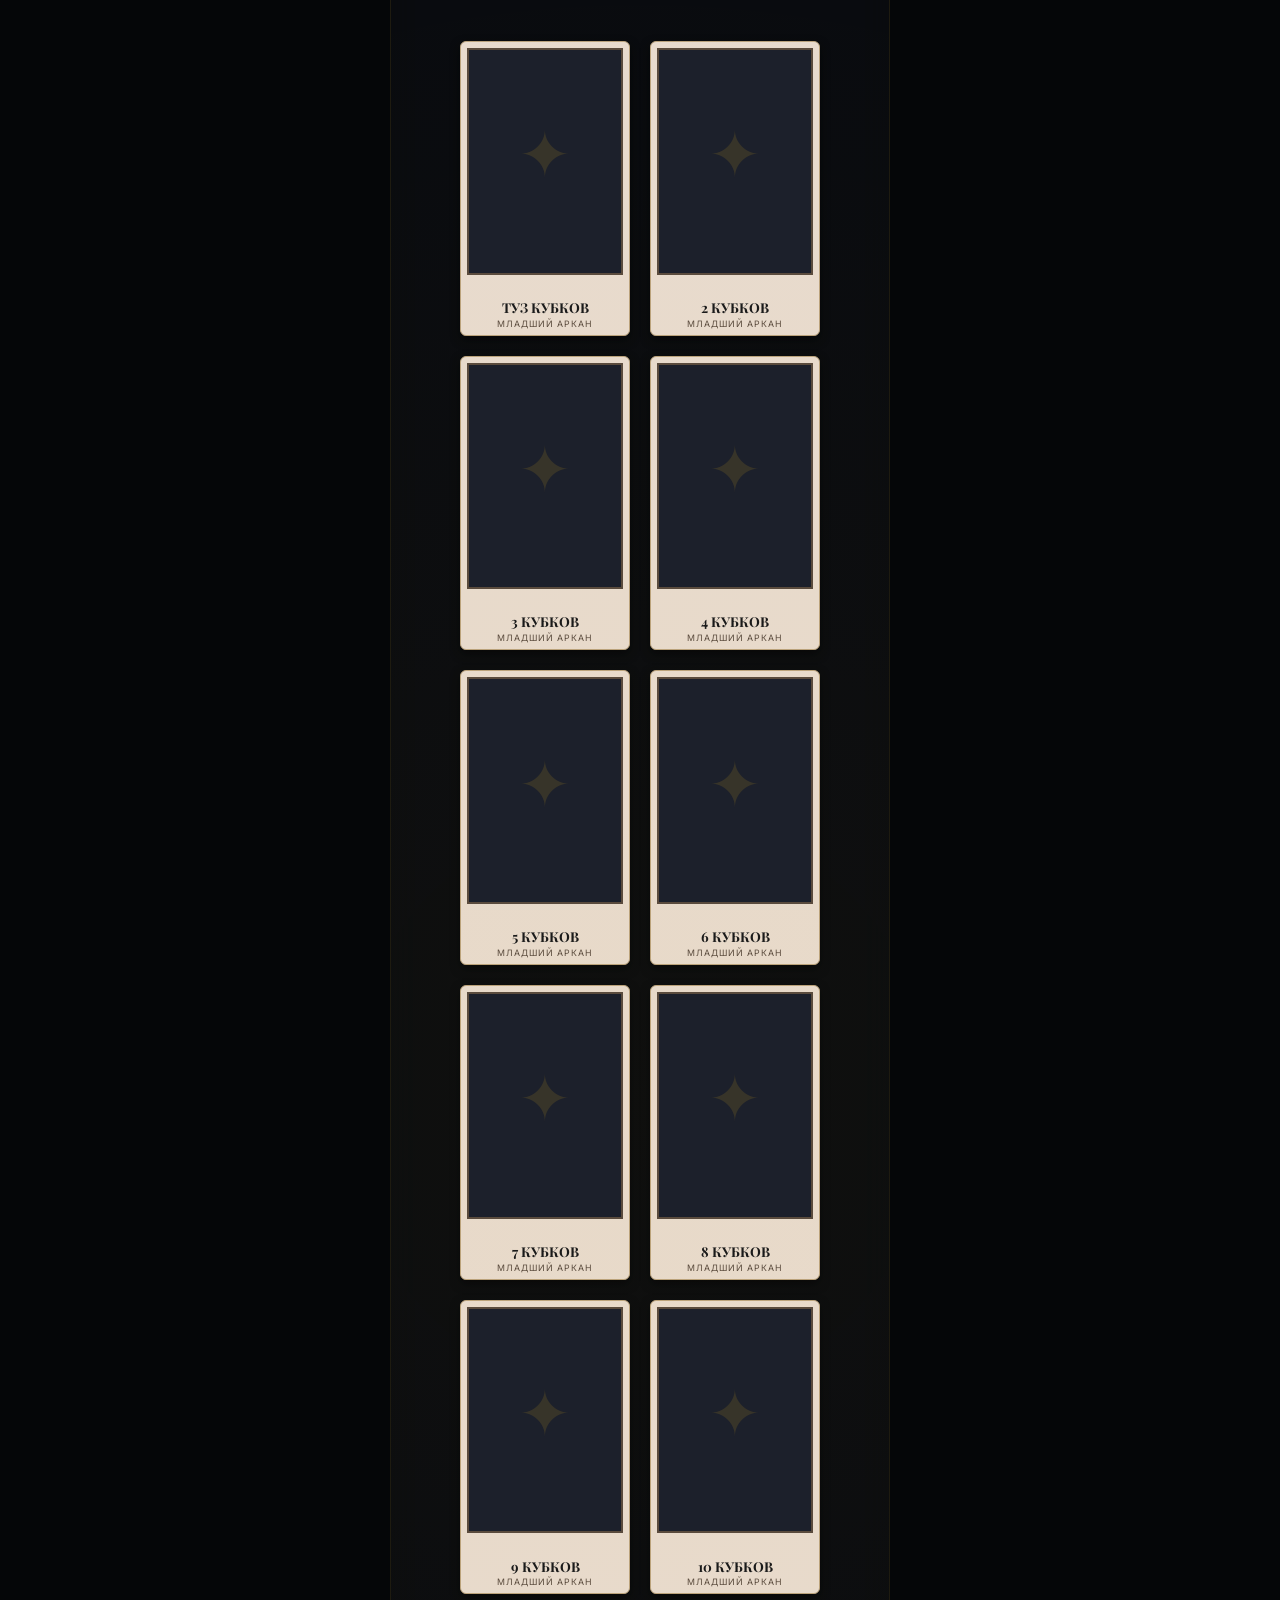
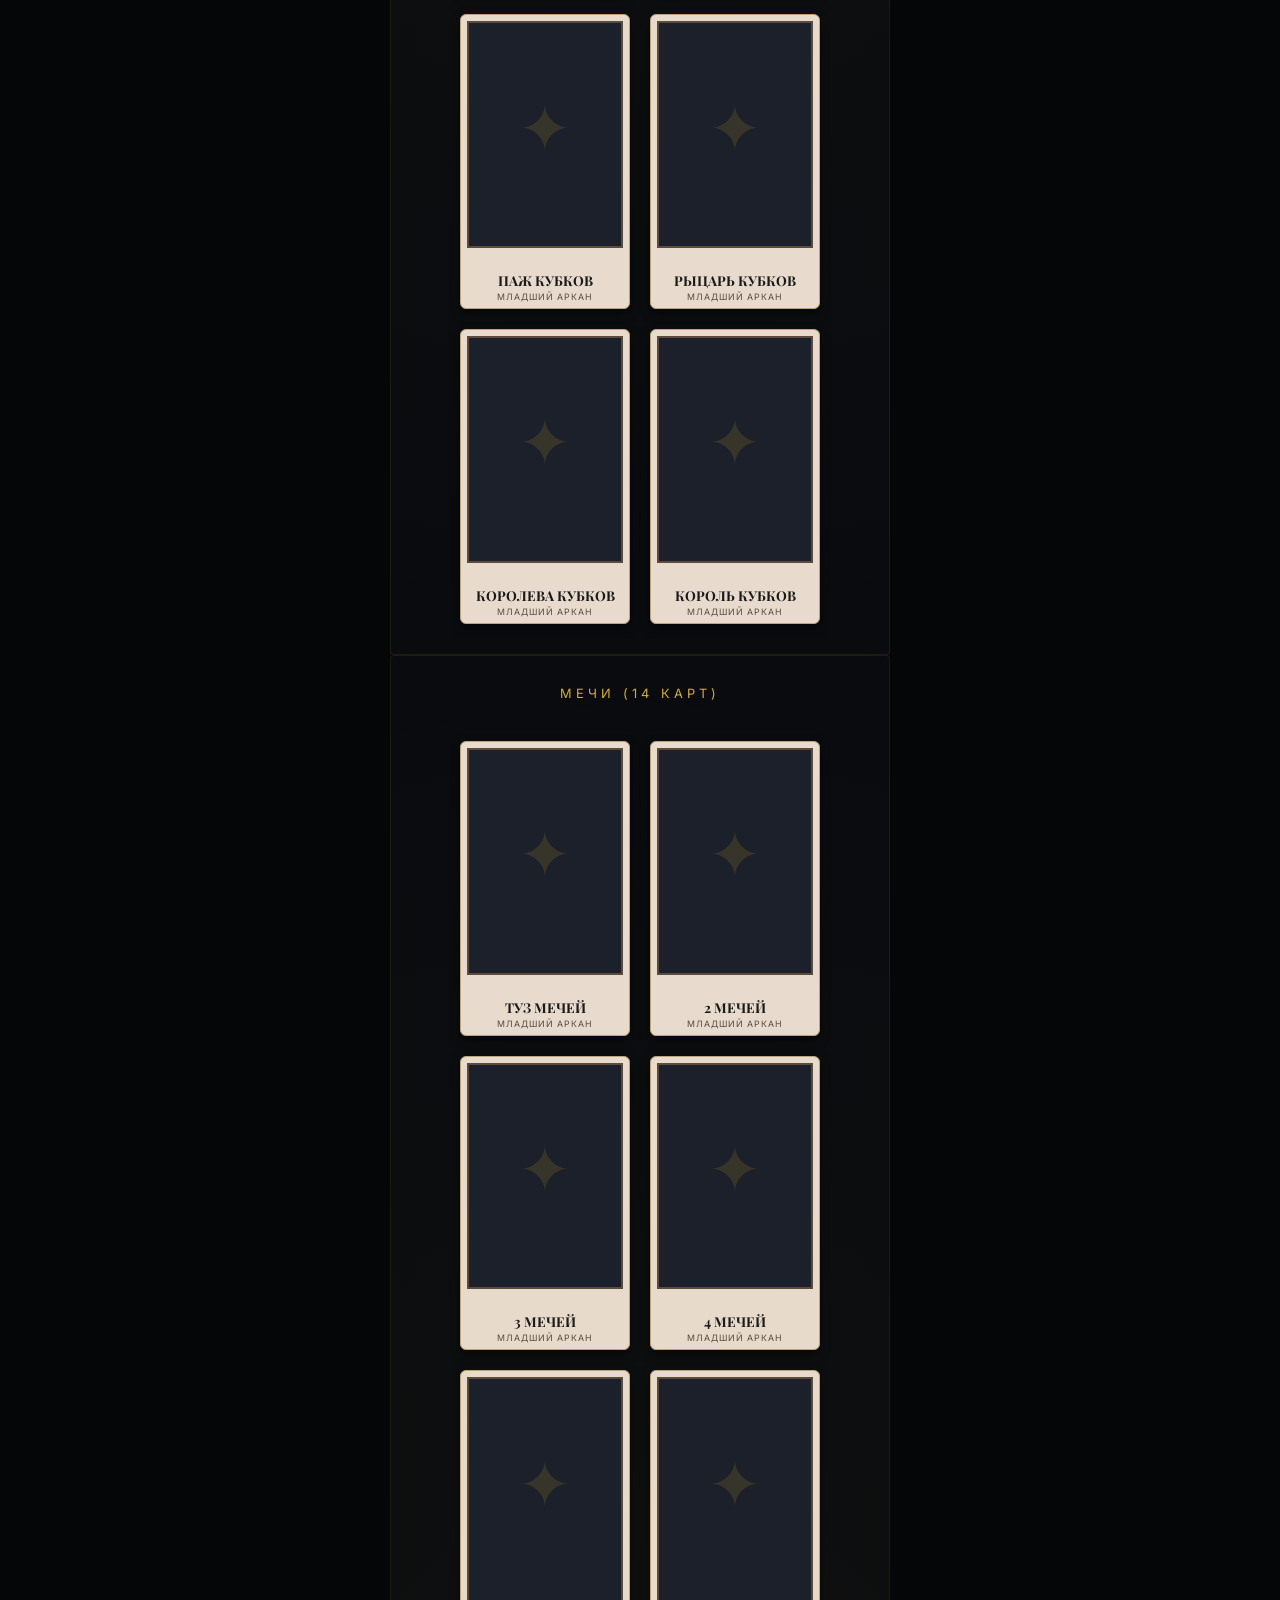
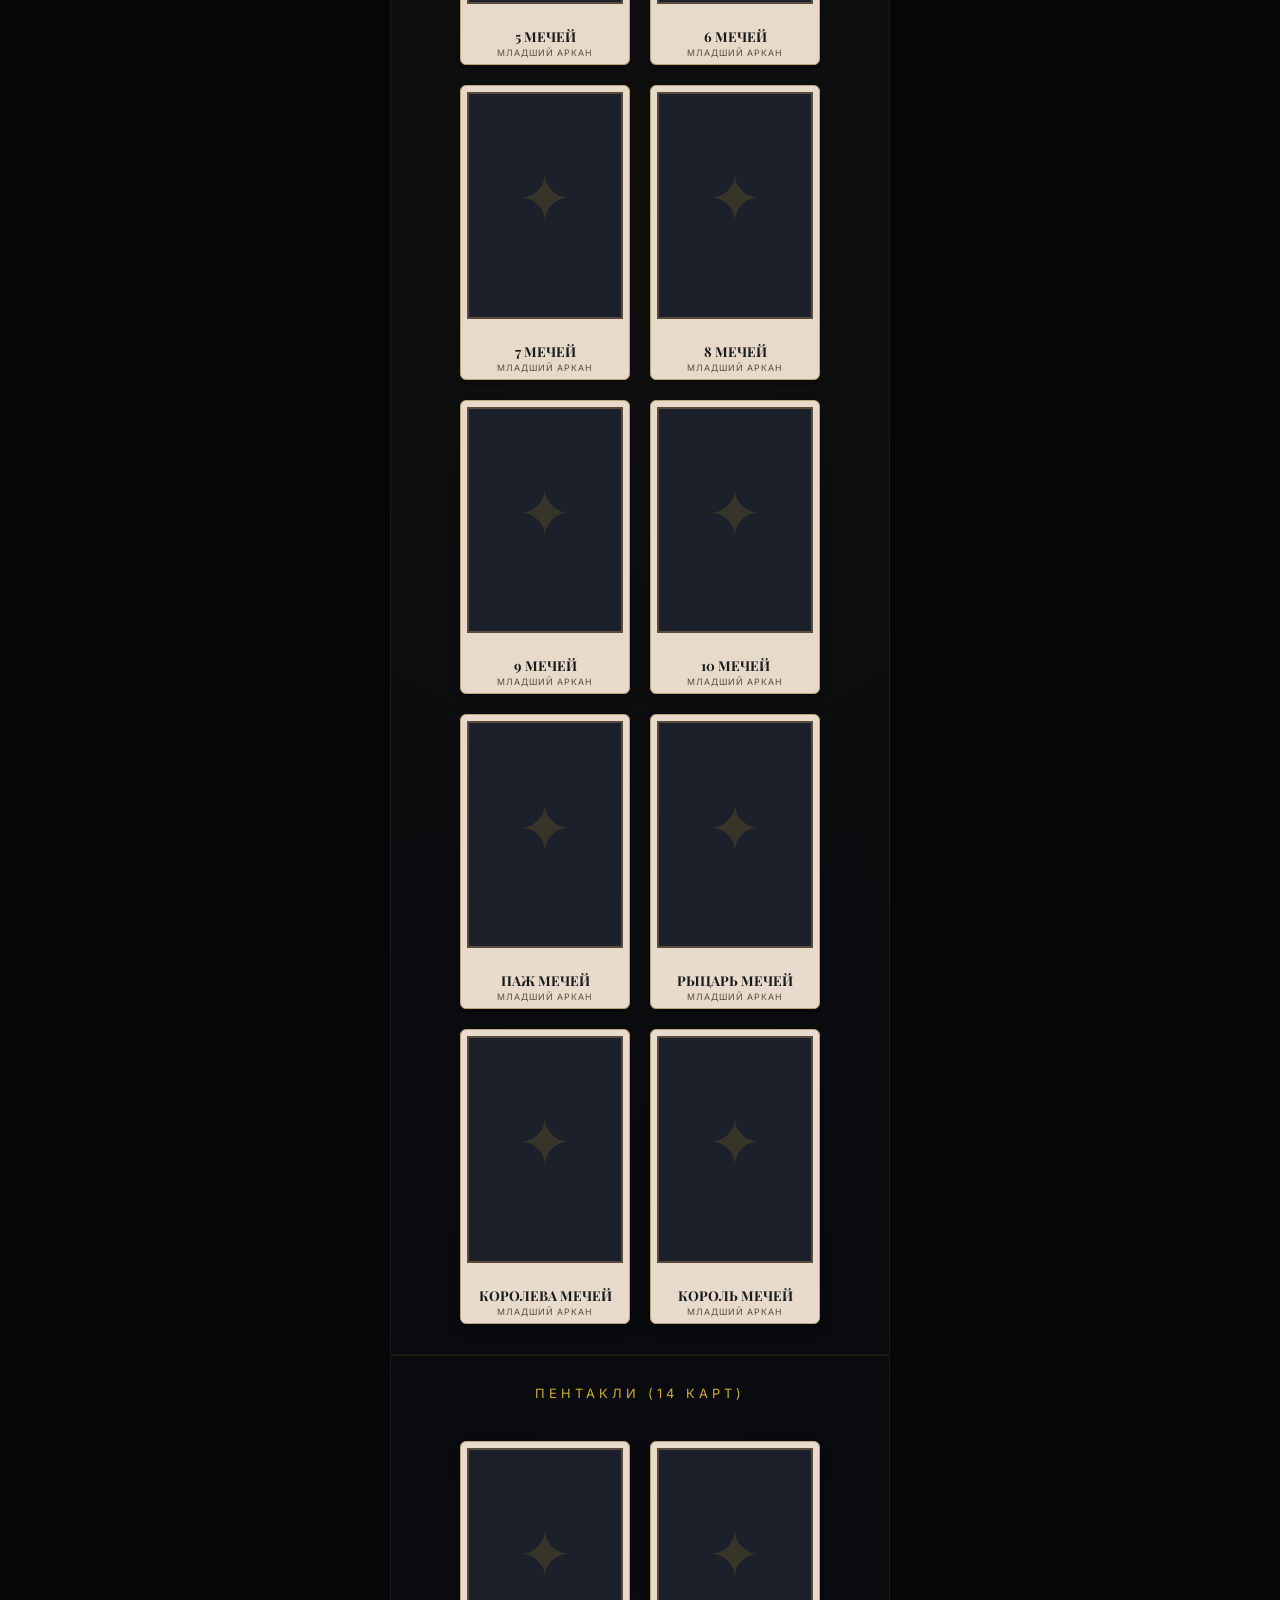
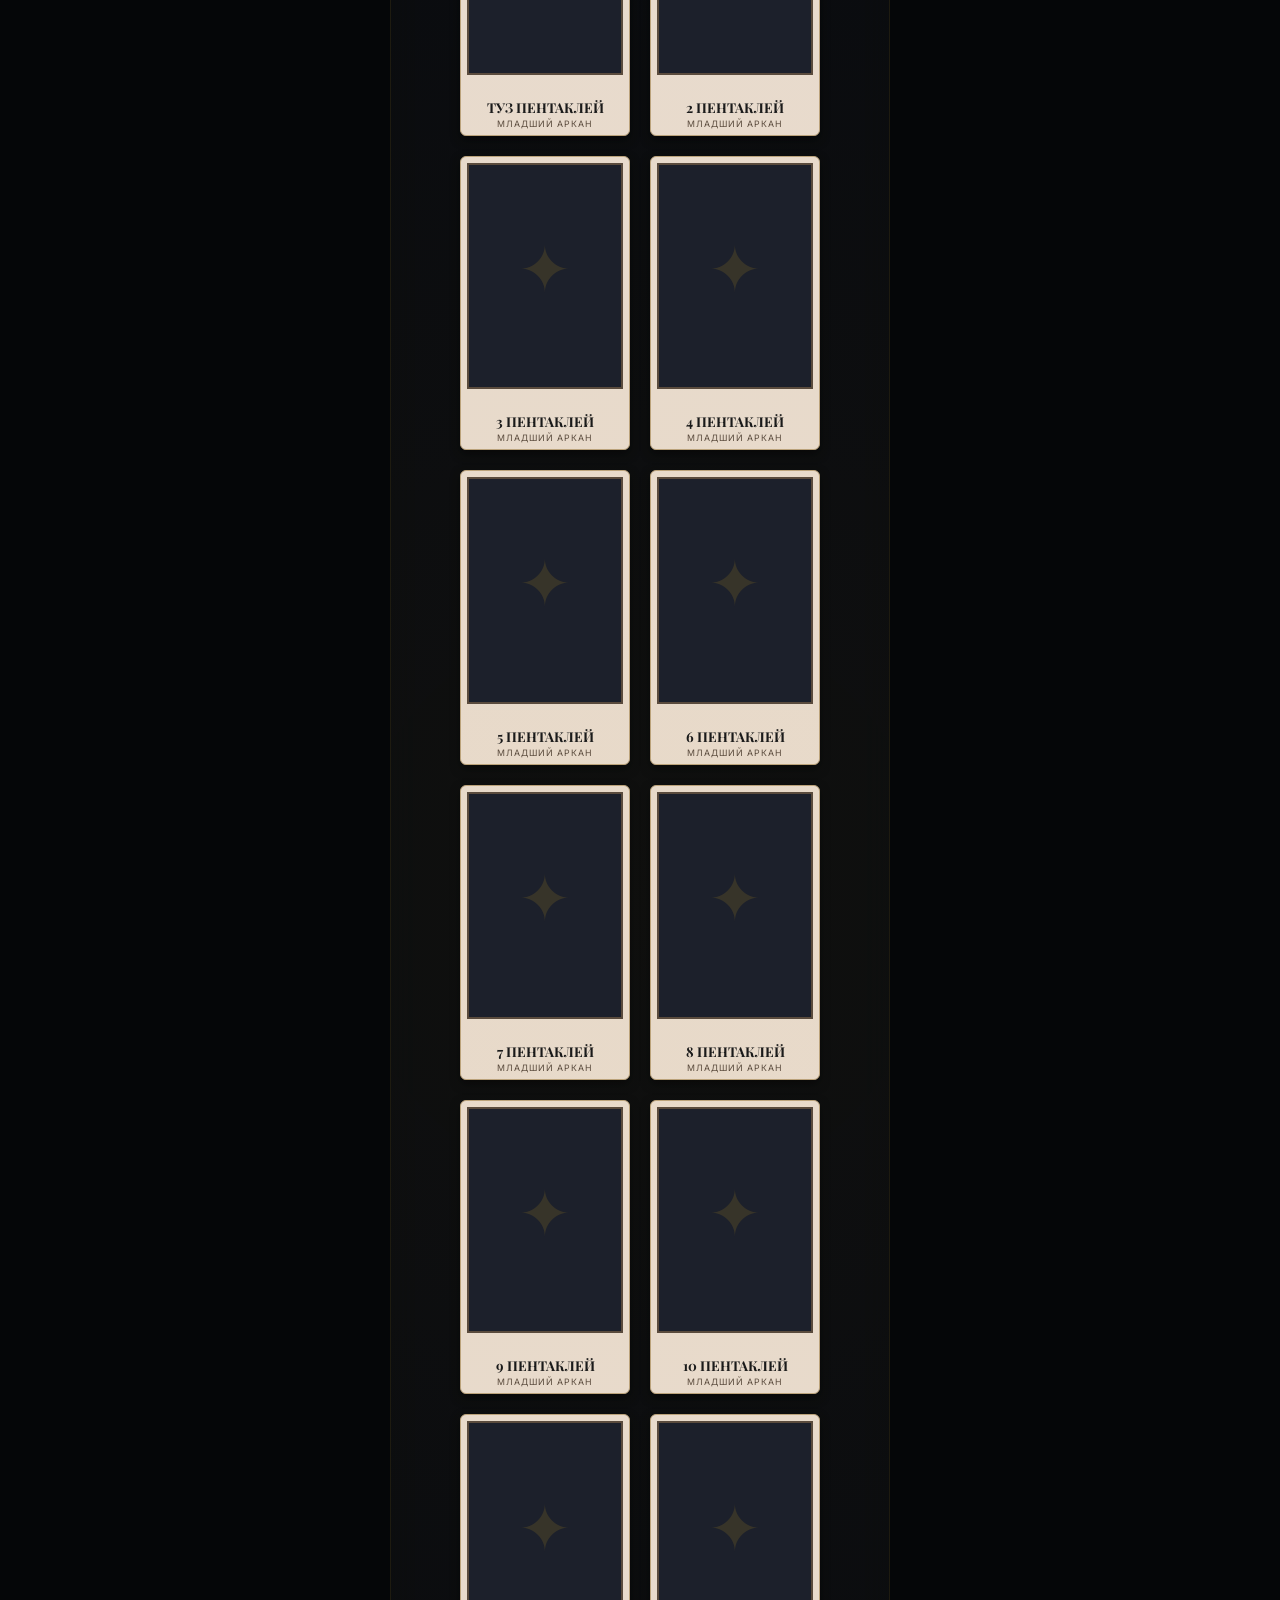
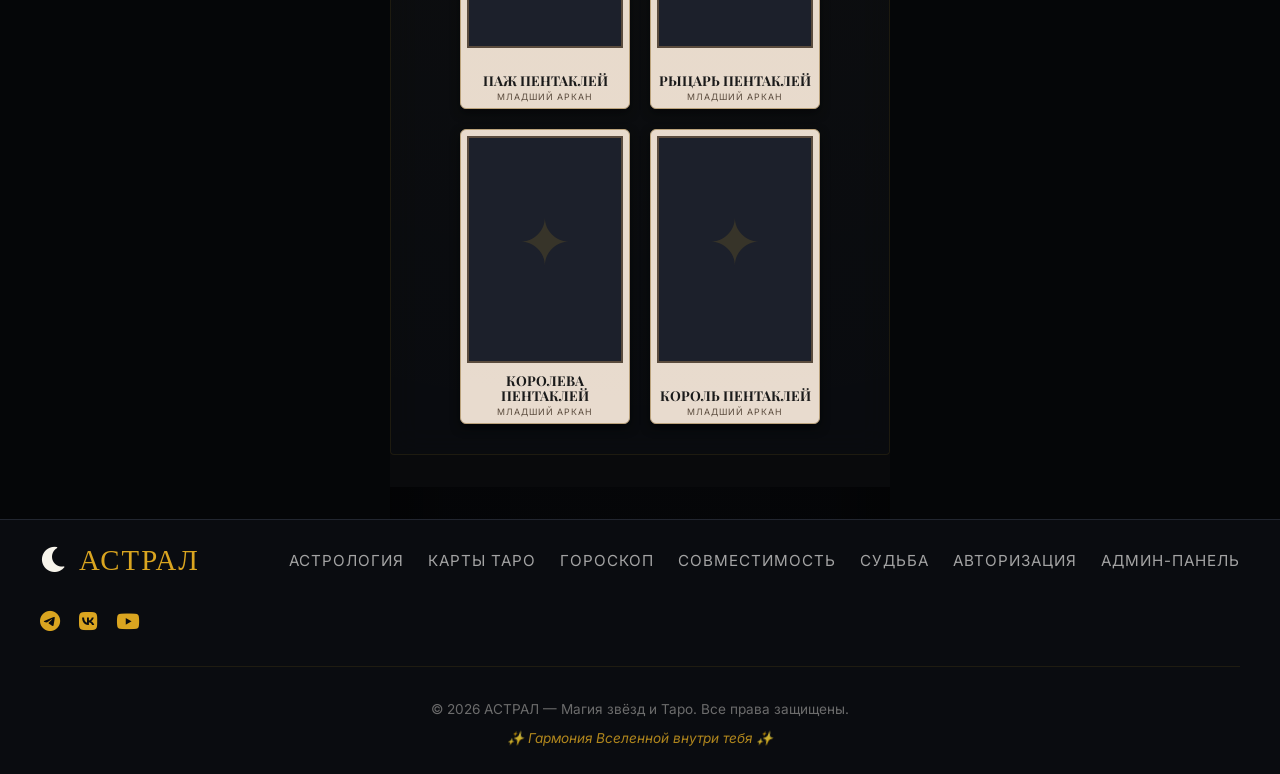
<file: tarot.html>
﻿<!-- tarot.html - Страница Карты Таро (78 карт) с ссылками на детальную страницу -->
<!DOCTYPE html>
<html lang="ru">
<head>
    <meta charset="UTF-8">
    <meta name="viewport" content="width=device-width, initial-scale=1.0">
    <title>Карты Таро онлайн — все 78 карт | АСТРАЛ</title>
    <meta name="description" content="Все 78 карт Таро с подробным описанием: Старшие и Младшие Арканы. Прямые и перевёрнутые значения, толкование в любви, работе и жизни.">
    <meta name="keywords" content="карты таро, значение карт таро, старшие арканы, младшие арканы, таро онлайн, таро расклад">
    <meta name="robots" content="index, follow">
    <meta property="og:title" content="Карты Таро онлайн — все 78 карт | АСТРАЛ">
    <meta property="og:description" content="Все 78 карт Таро с подробным описанием значений в любви, работе и жизни.">
    <meta property="og:type" content="website">
    <meta property="og:locale" content="ru_RU">
    <link rel="stylesheet" href="assets/fontawesome/css/all.min.css">
    <link href="https://fonts.googleapis.com/css?family=Inter:300,400,500,600,700%7CPlayfair+Display:400,500,600,700&subset=cyrillic,latin&display=swap" rel="stylesheet">
    

    <link rel="stylesheet" href="assets/styles/style.css">
</head>
<body class="page-tarot">
<!-- Шапка сайта: логотип, кнопка авторизации, бургер-меню -->
<header class="main-header">
        <div class="header-left">
            <a href="profile.html" class="user-icon" id="authBtn"><i class="fas fa-user"></i></a>
        </div>
        <div class="logo">АСТРАЛ</div>
        <div class="header-right">
            <button class="burger-btn" id="burgerBtn"><i class="fas fa-bars"></i></button>
        </div>
    </header>
<div class="app">
    <!-- Боковое меню навигации -->
    <div class="side-menu" id="sideMenu">
        <button class="close-menu" id="closeMenuBtn"><i class="fas fa-times"></i></button>
        <ul>
            <li><a href="index.html"><i class="fas fa-moon"></i> Астрология</a></li>
            <li><a href="tarot.html"><i class="fas fa-hand-sparkles"></i> Карты Таро</a></li>
            <li><a href="horoscope.html"><i class="fas fa-sun"></i> Гороскоп</a></li>
            <li><a href="compatibility.html"><i class="fas fa-heart"></i> Совместимость</a></li>
            <li><a href="destiny.html"><i class="fas fa-star-and-crescent"></i> Судьба</a></li>
            <li><a href="login.html" id="menuAuthLink" ><i class="fas fa-sign-in-alt"></i> Авторизация</a></li>
        </ul>
    </div>
    <!-- Затемнение фона при открытом меню -->
    <div class="menu-overlay" id="menuOverlay"></div>

    <!-- Основной контент: вкладки фильтрации, сетка карт Таро -->
    <main class="main-content page-editorial">
        <section class="editorial-hero">
            <span class="subtitle">78 ключей к подсознанию</span>
            <h1 class="title">Карты Таро</h1>
            <p class="description">Таро — это система символов, 78 карт, отражающих жизненные пути, архетипы и судьбу. Нажмите на любую карту, чтобы узнать её значение.</p>
        </section>

        <!-- Вкладки-фильтры для категорий карт (JS управляет видимостью блоков) -->
        <div class="tarot-filter-tabs">
            <button class="tarot-tab active" data-filter="all">Все карты</button>
            <button class="tarot-tab" data-filter="major">Старшие</button>
            <button class="tarot-tab" data-filter="wands">Жезлы</button>
            <button class="tarot-tab" data-filter="cups">Кубки</button>
            <button class="tarot-tab" data-filter="swords">Мечи</button>
            <button class="tarot-tab" data-filter="pentacles">Пентакли</button>
        </div>

        <!-- СТАРШИЕ АРКАНЫ (22 карты) -->
        <div class="card tarot-category" data-category="major">
            <h3 class="section-title"><i class="fas fa-star"></i> Старшие Арканы (22)</h3>
            <div class="tarot-grid">
                <a href="card-detail.html#shut" class="tarot-card"><i class="fas fa-hand-peace"></i><br><strong>Шут</strong><br><small>Старший Аркан</small></a>
                <a href="card-detail.html?card=mag" class="tarot-card"><i class="fas fa-hand-peace"></i><br><strong>Маг</strong><br><small>Старший Аркан</small></a>
                <a href="card-detail.html?card=priestess" class="tarot-card"><i class="fas fa-hand-peace"></i><br><strong>Верховная Жрица</strong><br><small>Старший Аркан</small></a>
                <a href="card-detail.html?card=empress" class="tarot-card"><i class="fas fa-hand-peace"></i><br><strong>Императрица</strong><br><small>Старший Аркан</small></a>
                <a href="card-detail.html?card=emperor" class="tarot-card"><i class="fas fa-hand-peace"></i><br><strong>Император</strong><br><small>Старший Аркан</small></a>
                <a href="card-detail.html?card=hierophant" class="tarot-card"><i class="fas fa-hand-peace"></i><br><strong>Иерофант</strong><br><small>Старший Аркан</small></a>
                <a href="card-detail.html?card=lovers" class="tarot-card"><i class="fas fa-hand-peace"></i><br><strong>Влюбленные</strong><br><small>Старший Аркан</small></a>
                <a href="card-detail.html?card=chariot" class="tarot-card"><i class="fas fa-hand-peace"></i><br><strong>Колесница</strong><br><small>Старший Аркан</small></a>
                <a href="card-detail.html?card=strength" class="tarot-card"><i class="fas fa-hand-peace"></i><br><strong>Сила</strong><br><small>Старший Аркан</small></a>
                <a href="card-detail.html?card=hermit" class="tarot-card"><i class="fas fa-hand-peace"></i><br><strong>Отшельник</strong><br><small>Старший Аркан</small></a>
                <a href="card-detail.html?card=wheel" class="tarot-card"><i class="fas fa-hand-peace"></i><br><strong>Колесо Фортуны</strong><br><small>Старший Аркан</small></a>
                <a href="card-detail.html?card=justice" class="tarot-card"><i class="fas fa-hand-peace"></i><br><strong>Справедливость</strong><br><small>Старший Аркан</small></a>
                <a href="card-detail.html?card=hanged" class="tarot-card"><i class="fas fa-hand-peace"></i><br><strong>Повешенный</strong><br><small>Старший Аркан</small></a>
                <a href="card-detail.html?card=death" class="tarot-card"><i class="fas fa-hand-peace"></i><br><strong>Смерть</strong><br><small>Старший Аркан</small></a>
                <a href="card-detail.html?card=temperance" class="tarot-card"><i class="fas fa-hand-peace"></i><br><strong>Умеренность</strong><br><small>Старший Аркан</small></a>
                <a href="card-detail.html?card=devil" class="tarot-card"><i class="fas fa-hand-peace"></i><br><strong>Дьявол</strong><br><small>Старший Аркан</small></a>
                <a href="card-detail.html?card=tower" class="tarot-card"><i class="fas fa-hand-peace"></i><br><strong>Башня</strong><br><small>Старший Аркан</small></a>
                <a href="card-detail.html?card=star" class="tarot-card"><i class="fas fa-hand-peace"></i><br><strong>Звезда</strong><br><small>Старший Аркан</small></a>
                <a href="card-detail.html?card=moon" class="tarot-card"><i class="fas fa-hand-peace"></i><br><strong>Луна</strong><br><small>Старший Аркан</small></a>
                <a href="card-detail.html?card=sun" class="tarot-card"><i class="fas fa-hand-peace"></i><br><strong>Солнце</strong><br><small>Старший Аркан</small></a>
                <a href="card-detail.html?card=judgment" class="tarot-card"><i class="fas fa-hand-peace"></i><br><strong>Суд</strong><br><small>Старший Аркан</small></a>
                <a href="card-detail.html?card=world" class="tarot-card"><i class="fas fa-hand-peace"></i><br><strong>Мир</strong><br><small>Старший Аркан</small></a>
            </div>
        </div>

        <!-- МЛАДШИЕ АРКАНЫ - ЖЕЗЛЫ -->
        <div class="card tarot-category" data-category="wands">
            <h3 class="section-title"><i class="fas fa-fire"></i> Жезлы (14 карт)</h3>
            <div class="tarot-grid">
                <a href="card-detail.html?card=wands-ace" class="tarot-card"><i class="fas fa-hand-peace"></i><br><strong>Туз Жезлов</strong><br><small>Младший Аркан</small></a>
                <a href="card-detail.html?card=wands-2" class="tarot-card"><i class="fas fa-hand-peace"></i><br><strong>2 Жезлов</strong><br><small>Младший Аркан</small></a>
                <a href="card-detail.html?card=wands-3" class="tarot-card"><i class="fas fa-hand-peace"></i><br><strong>3 Жезлов</strong><br><small>Младший Аркан</small></a>
                <a href="card-detail.html?card=wands-4" class="tarot-card"><i class="fas fa-hand-peace"></i><br><strong>4 Жезлов</strong><br><small>Младший Аркан</small></a>
                <a href="card-detail.html?card=wands-5" class="tarot-card"><i class="fas fa-hand-peace"></i><br><strong>5 Жезлов</strong><br><small>Младший Аркан</small></a>
                <a href="card-detail.html?card=wands-6" class="tarot-card"><i class="fas fa-hand-peace"></i><br><strong>6 Жезлов</strong><br><small>Младший Аркан</small></a>
                <a href="card-detail.html?card=wands-7" class="tarot-card"><i class="fas fa-hand-peace"></i><br><strong>7 Жезлов</strong><br><small>Младший Аркан</small></a>
                <a href="card-detail.html?card=wands-8" class="tarot-card"><i class="fas fa-hand-peace"></i><br><strong>8 Жезлов</strong><br><small>Младший Аркан</small></a>
                <a href="card-detail.html?card=wands-9" class="tarot-card"><i class="fas fa-hand-peace"></i><br><strong>9 Жезлов</strong><br><small>Младший Аркан</small></a>
                <a href="card-detail.html?card=wands-10" class="tarot-card"><i class="fas fa-hand-peace"></i><br><strong>10 Жезлов</strong><br><small>Младший Аркан</small></a>
                <a href="card-detail.html?card=wands-page" class="tarot-card"><i class="fas fa-hand-peace"></i><br><strong>Паж Жезлов</strong><br><small>Младший Аркан</small></a>
                <a href="card-detail.html?card=wands-knight" class="tarot-card"><i class="fas fa-hand-peace"></i><br><strong>Рыцарь Жезлов</strong><br><small>Младший Аркан</small></a>
                <a href="card-detail.html?card=wands-queen" class="tarot-card"><i class="fas fa-hand-peace"></i><br><strong>Королева Жезлов</strong><br><small>Младший Аркан</small></a>
                <a href="card-detail.html?card=wands-king" class="tarot-card"><i class="fas fa-hand-peace"></i><br><strong>Король Жезлов</strong><br><small>Младший Аркан</small></a>
            </div>
        </div>

        <!-- МЛАДШИЕ АРКАНЫ - КУБКИ -->
        <div class="card tarot-category" data-category="cups">
            <h3 class="section-title"><i class="fas fa-water"></i> Кубки (14 карт)</h3>
            <div class="tarot-grid">
                <a href="card-detail.html?card=cups-ace" class="tarot-card"><i class="fas fa-hand-peace"></i><br><strong>Туз Кубков</strong><br><small>Младший Аркан</small></a>
                <a href="card-detail.html?card=cups-2" class="tarot-card"><i class="fas fa-hand-peace"></i><br><strong>2 Кубков</strong><br><small>Младший Аркан</small></a>
                <a href="card-detail.html?card=cups-3" class="tarot-card"><i class="fas fa-hand-peace"></i><br><strong>3 Кубков</strong><br><small>Младший Аркан</small></a>
                <a href="card-detail.html?card=cups-4" class="tarot-card"><i class="fas fa-hand-peace"></i><br><strong>4 Кубков</strong><br><small>Младший Аркан</small></a>
                <a href="card-detail.html?card=cups-5" class="tarot-card"><i class="fas fa-hand-peace"></i><br><strong>5 Кубков</strong><br><small>Младший Аркан</small></a>
                <a href="card-detail.html?card=cups-6" class="tarot-card"><i class="fas fa-hand-peace"></i><br><strong>6 Кубков</strong><br><small>Младший Аркан</small></a>
                <a href="card-detail.html?card=cups-7" class="tarot-card"><i class="fas fa-hand-peace"></i><br><strong>7 Кубков</strong><br><small>Младший Аркан</small></a>
                <a href="card-detail.html?card=cups-8" class="tarot-card"><i class="fas fa-hand-peace"></i><br><strong>8 Кубков</strong><br><small>Младший Аркан</small></a>
                <a href="card-detail.html?card=cups-9" class="tarot-card"><i class="fas fa-hand-peace"></i><br><strong>9 Кубков</strong><br><small>Младший Аркан</small></a>
                <a href="card-detail.html?card=cups-10" class="tarot-card"><i class="fas fa-hand-peace"></i><br><strong>10 Кубков</strong><br><small>Младший Аркан</small></a>
                <a href="card-detail.html?card=cups-page" class="tarot-card"><i class="fas fa-hand-peace"></i><br><strong>Паж Кубков</strong><br><small>Младший Аркан</small></a>
                <a href="card-detail.html?card=cups-knight" class="tarot-card"><i class="fas fa-hand-peace"></i><br><strong>Рыцарь Кубков</strong><br><small>Младший Аркан</small></a>
                <a href="card-detail.html?card=cups-queen" class="tarot-card"><i class="fas fa-hand-peace"></i><br><strong>Королева Кубков</strong><br><small>Младший Аркан</small></a>
                <a href="card-detail.html?card=cups-king" class="tarot-card"><i class="fas fa-hand-peace"></i><br><strong>Король Кубков</strong><br><small>Младший Аркан</small></a>
            </div>
        </div>

        <!-- МЛАДШИЕ АРКАНЫ - МЕЧИ -->
        <div class="card tarot-category" data-category="swords">
            <h3 class="section-title"><i class="fas fa-wind"></i> Мечи (14 карт)</h3>
            <div class="tarot-grid">
                <a href="card-detail.html?card=swords-ace" class="tarot-card"><i class="fas fa-hand-peace"></i><br><strong>Туз Мечей</strong><br><small>Младший Аркан</small></a>
                <a href="card-detail.html?card=swords-2" class="tarot-card"><i class="fas fa-hand-peace"></i><br><strong>2 Мечей</strong><br><small>Младший Аркан</small></a>
                <a href="card-detail.html?card=swords-3" class="tarot-card"><i class="fas fa-hand-peace"></i><br><strong>3 Мечей</strong><br><small>Младший Аркан</small></a>
                <a href="card-detail.html?card=swords-4" class="tarot-card"><i class="fas fa-hand-peace"></i><br><strong>4 Мечей</strong><br><small>Младший Аркан</small></a>
                <a href="card-detail.html?card=swords-5" class="tarot-card"><i class="fas fa-hand-peace"></i><br><strong>5 Мечей</strong><br><small>Младший Аркан</small></a>
                <a href="card-detail.html?card=swords-6" class="tarot-card"><i class="fas fa-hand-peace"></i><br><strong>6 Мечей</strong><br><small>Младший Аркан</small></a>
                <a href="card-detail.html?card=swords-7" class="tarot-card"><i class="fas fa-hand-peace"></i><br><strong>7 Мечей</strong><br><small>Младший Аркан</small></a>
                <a href="card-detail.html?card=swords-8" class="tarot-card"><i class="fas fa-hand-peace"></i><br><strong>8 Мечей</strong><br><small>Младший Аркан</small></a>
                <a href="card-detail.html?card=swords-9" class="tarot-card"><i class="fas fa-hand-peace"></i><br><strong>9 Мечей</strong><br><small>Младший Аркан</small></a>
                <a href="card-detail.html?card=swords-10" class="tarot-card"><i class="fas fa-hand-peace"></i><br><strong>10 Мечей</strong><br><small>Младший Аркан</small></a>
                <a href="card-detail.html?card=swords-page" class="tarot-card"><i class="fas fa-hand-peace"></i><br><strong>Паж Мечей</strong><br><small>Младший Аркан</small></a>
                <a href="card-detail.html?card=swords-knight" class="tarot-card"><i class="fas fa-hand-peace"></i><br><strong>Рыцарь Мечей</strong><br><small>Младший Аркан</small></a>
                <a href="card-detail.html?card=swords-queen" class="tarot-card"><i class="fas fa-hand-peace"></i><br><strong>Королева Мечей</strong><br><small>Младший Аркан</small></a>
                <a href="card-detail.html?card=swords-king" class="tarot-card"><i class="fas fa-hand-peace"></i><br><strong>Король Мечей</strong><br><small>Младший Аркан</small></a>
            </div>
        </div>

        <!-- МЛАДШИЕ АРКАНЫ - ПЕНТАКЛИ -->
        <div class="card tarot-category" data-category="pentacles">
            <h3 class="section-title"><i class="fas fa-circle"></i> Пентакли (14 карт)</h3>
            <div class="tarot-grid">
                <a href="card-detail.html?card=pentacles-ace" class="tarot-card"><i class="fas fa-hand-peace"></i><br><strong>Туз Пентаклей</strong><br><small>Младший Аркан</small></a>
                <a href="card-detail.html?card=pentacles-2" class="tarot-card"><i class="fas fa-hand-peace"></i><br><strong>2 Пентаклей</strong><br><small>Младший Аркан</small></a>
                <a href="card-detail.html?card=pentacles-3" class="tarot-card"><i class="fas fa-hand-peace"></i><br><strong>3 Пентаклей</strong><br><small>Младший Аркан</small></a>
                <a href="card-detail.html?card=pentacles-4" class="tarot-card"><i class="fas fa-hand-peace"></i><br><strong>4 Пентаклей</strong><br><small>Младший Аркан</small></a>
                <a href="card-detail.html?card=pentacles-5" class="tarot-card"><i class="fas fa-hand-peace"></i><br><strong>5 Пентаклей</strong><br><small>Младший Аркан</small></a>
                <a href="card-detail.html?card=pentacles-6" class="tarot-card"><i class="fas fa-hand-peace"></i><br><strong>6 Пентаклей</strong><br><small>Младший Аркан</small></a>
                <a href="card-detail.html?card=pentacles-7" class="tarot-card"><i class="fas fa-hand-peace"></i><br><strong>7 Пентаклей</strong><br><small>Младший Аркан</small></a>
                <a href="card-detail.html?card=pentacles-8" class="tarot-card"><i class="fas fa-hand-peace"></i><br><strong>8 Пентаклей</strong><br><small>Младший Аркан</small></a>
                <a href="card-detail.html?card=pentacles-9" class="tarot-card"><i class="fas fa-hand-peace"></i><br><strong>9 Пентаклей</strong><br><small>Младший Аркан</small></a>
                <a href="card-detail.html?card=pentacles-10" class="tarot-card"><i class="fas fa-hand-peace"></i><br><strong>10 Пентаклей</strong><br><small>Младший Аркан</small></a>
                <a href="card-detail.html?card=pentacles-page" class="tarot-card"><i class="fas fa-hand-peace"></i><br><strong>Паж Пентаклей</strong><br><small>Младший Аркан</small></a>
                <a href="card-detail.html?card=pentacles-knight" class="tarot-card"><i class="fas fa-hand-peace"></i><br><strong>Рыцарь Пентаклей</strong><br><small>Младший Аркан</small></a>
                <a href="card-detail.html?card=pentacles-queen" class="tarot-card"><i class="fas fa-hand-peace"></i><br><strong>Королева Пентаклей</strong><br><small>Младший Аркан</small></a>
                <a href="card-detail.html?card=pentacles-king" class="tarot-card"><i class="fas fa-hand-peace"></i><br><strong>Король Пентаклей</strong><br><small>Младший Аркан</small></a>
            </div>
        </div>
    </main>
    <!-- Подвал сайта: навигация, соцсети, копирайт -->
<footer class="main-footer">
        <div class="footer-content">
            <div class="footer-logo">
                <i class="fas fa-moon"></i> <span>АСТРАЛ</span>
            </div>
            <div class="footer-links">
                <a href="index.html">Астрология</a>
                <a href="tarot.html">Карты Таро</a>
                <a href="horoscope.html">Гороскоп</a>
                <a href="compatibility.html">Совместимость</a>
                <a href="destiny.html">Судьба</a>
                <a href="login.html">Авторизация</a>
                <a href="admin.html">Админ-панель</a>
            </div>
            <div class="footer-social">
                <a href="#"><i class="fab fa-telegram-plane"></i></a>
                <a href="#"><i class="fab fa-vk"></i></a>
                <a href="#"><i class="fab fa-youtube"></i></a>
            </div>
        </div>
        <div class="footer-bottom">
            <p>&copy; 2026 АСТРАЛ — Магия звёзд и Таро. Все права защищены.</p>
            <p>✨ Гармония Вселенной внутри тебя ✨</p>
        </div>
    </footer>
</div>


    <script src="assets/js/script.js" defer></script>
  </body>
</html>
</file>
<file: assets/styles/style.css>
﻿* { margin: 0; padding: 0; box-sizing: border-box; }
/* --- Стили шапки --- */
.main-header {
    display: flex;
    justify-content: space-between;
    align-items: center;
    padding: 15px 25px;
    background: rgba(12, 12, 20, 0.85); /* Полупрозрачный обсидиан */
    backdrop-filter: blur(15px);
    -webkit-backdrop-filter: blur(15px);
    border-bottom: 1px solid rgba(220, 180, 80, 0.4); /* Золотая граница */
    box-shadow: 0 4px 20px rgba(0, 0, 0, 0.5), 0 0 10px rgba(220, 180, 80, 0.1);
    position: fixed; top: 0; width: 100%; max-width: 500px; left: 50%; transform: translateX(-50%);
    z-index: 1000;
}

.main-header .logo {
    font-size: 1.8rem;
    font-weight: 700 !important;
    background: linear-gradient(135deg, #fceebe, #daa520) !important;
    -webkit-background-clip: text !important;
    background-clip: text !important;
    -webkit-text-fill-color: transparent !important;
    color: transparent !important;
    font-family: "Playfair Display", serif !important;
    letter-spacing: 0.5px !important;
    text-shadow: 0 2px 4px rgba(0,0,0,0.8) !important;
    text-transform: none;
    text-align: center;
    margin: 0;
    position: absolute;
    left: 50%;
    transform: translateX(-50%);
}

.main-header .burger-btn {
    background: none;
    border: none;
    color: #e0e0e0;
    font-size: 24px;
    align-items: center;
    justify-content: center;
    display: flex;
    cursor: pointer;
    transition: all 0.3s ease;
}

.main-header .burger-btn:hover {
    color: #dcb450;
    transform: scale(1.1);
    text-shadow: 0 0 10px rgba(220, 180, 80, 0.5);
}
 

body {
    overflow-x: clip;
}
.app {
    display: flex;
    padding-top: 75px;

    flex-direction: column;
    min-height: 100vh;
        position: relative;
    
}
/* --- Конец стилей шапки --- */

/* --- Панель администратора --- */
.admin-auth-overlay {
    min-height: 100vh;
    display: flex;
    align-items: center;
    justify-content: center;
    padding: 2rem 1rem;
}

.page-admin {

      & {
        font-family: "Inter", sans-serif;
        background: #07090b;
        color: #f0eef7;
      }
      .app {
        max-width: 500px;
        margin: 0 auto;
        background: radial-gradient(
          circle at 10% 20%,
          #10141a 0%,
          #050608 100%
        );
        min-height: 100vh;
      }
      
      .logo {
        font-size: 1.8rem;
        font-weight: 700;
        background: linear-gradient(135deg, #fceebe, #daa520);
        -webkit-background-clip: text;
        background-clip: text;
        color: transparent;
        font-family: "Playfair Display", serif; letter-spacing: 0.5px; text-shadow: none;
      }
      .burger-btn {
        background: none;
        border: none;
        font-size: 1.7rem;
        color: #f0eef7;
        cursor: pointer;
        margin-right: 1rem;
      }
      
      
      .side-menu {
        position: fixed;
        top: 0;
        left: -280px;
        width: 280px;
        height: 100%;
        background: #090a0ee6;
        backdrop-filter: blur(20px);
        z-index: 200;
        transition: 0.3s ease;
        padding: 2rem 1.5rem;
        border-right: 1px solid #daa520;
      }
      .side-menu.open {
        left: 0;
      }
      .menu-overlay { position: fixed; top: 0; left: 0; width: 100vw; height: 100vh;
                height: 100%;
        background: rgba(0, 0, 0, 0.6);
        z-index: 199;
        display: none;
      }
      .menu-overlay.active {
        display: block;
      }
      .side-menu ul {
        list-style: none;
        margin-top: 2rem;
      }
      .side-menu li {
        margin: 1.5rem 0;
      }
      .side-menu a {
        color: #f0eef7;
        text-decoration: none;
        font-size: 1.1rem;
        display: flex;
        align-items: center;
        gap: 12px;
      }
      .side-menu a i {
        width: 28px;
        color: #d4af37;
      }
      .close-menu {
        background: none;
        border: none;
        color: white;
        font-size: 1.8rem;
        float: right;
        cursor: pointer;
      }
      .main-content {
        padding: 1.5rem 1rem 4rem;
      }
      .card {
        background: rgba(15, 18, 23, 0.75);
        backdrop-filter: blur(4px);
        border-radius: 8px;
        padding: 1.5rem;
        margin-bottom: 1.2rem;
        border: 1px solid rgba(218, 165, 32, 0.15);
      }
      .btn {
        background: linear-gradient(95deg, #a37c15, #daa520);
        border: none;
        padding: 12px 24px;
        border-radius: 4px;
        font-weight: 600;
        color: white;
        cursor: pointer;
                margin-top: 1rem;
      }
      footer {
        text-align: center;
        padding: 1.5rem;
        font-size: 0.75rem;
        border-top: 1px solid #222630;
      }
      h2 {
        font-family: "Playfair Display", serif; letter-spacing: 0.5px; text-shadow: none;
        margin-bottom: 1rem;
      }
      .warning {
        background: #ff6b6b20;
        border-left: 4px solid #ff6b6b;
        padding: 1rem;
        border-radius: 4px;
        margin-top: 1rem;
      }
}

/* --- Детали карты Таро --- */
.page-card-detail {

      & {
        font-family: "Inter", sans-serif;
        background: #07090b;
        color: #f0eef7;
      }
      .app {
        max-width: 500px;
        margin: 0 auto;
        background: radial-gradient(
          circle at 10% 20%,
          #10141a 0%,
          #050608 100%
        );
        min-height: 100vh;
      }
      
      .logo {
        font-size: 1.8rem;
        font-weight: 700;
        background: linear-gradient(135deg, #fceebe, #daa520);
        -webkit-background-clip: text;
        background-clip: text;
        color: transparent;
        font-family: "Playfair Display", serif; letter-spacing: 0.5px; text-shadow: none;
      }
      .burger-btn {
        background: none;
        border: none;
        font-size: 1.7rem;
        color: #f0eef7;
        cursor: pointer;
        margin-right: 1rem;
      }
      
      
      .side-menu {
        position: fixed;
        top: 0;
        left: -280px;
        width: 280px;
        height: 100%;
        background: #090a0ee6;
        backdrop-filter: blur(20px);
        z-index: 200;
        transition: 0.3s ease;
        padding: 2rem 1.5rem;
        border-right: 1px solid #daa520;
      }
      .side-menu.open {
        left: 0;
      }
      .menu-overlay { position: fixed; top: 0; left: 0; width: 100vw; height: 100vh;
                height: 100%;
        background: rgba(0, 0, 0, 0.6);
        z-index: 199;
        display: none;
      }
      .menu-overlay.active {
        display: block;
      }
      .side-menu ul {
        list-style: none;
        margin-top: 2rem;
      }
      .side-menu li {
        margin: 1.5rem 0;
      }
      .side-menu a {
        color: #f0eef7;
        text-decoration: none;
        font-size: 1.1rem;
        display: flex;
        align-items: center;
        gap: 12px;
      }
      .side-menu a i {
        width: 28px;
        color: #d4af37;
      }
      .close-menu {
        background: none;
        border: none;
        color: white;
        font-size: 1.8rem;
        float: right;
        cursor: pointer;
      }
      .main-content {
        padding: 1.5rem 1rem 4rem;
      }
      .card {
        background: rgba(15, 18, 23, 0.75);
        backdrop-filter: blur(4px);
        border-radius: 8px;
        padding: 1.5rem;
        margin-bottom: 1.2rem;
        border: 1px solid rgba(218, 165, 32, 0.15);
      }
      .card-image {
        text-align: center;
        margin-bottom: 1.5rem;
      }
      .card-image img {
        max-width: 100%;
        border-radius: 6px;
        box-shadow: 0 10px 30px rgba(0, 0, 0, 0.5);
        border: 1px solid rgba(218, 165, 32, 0.5);
      }
      .card-title {
        font-size: 2rem;
        text-align: center;
        margin-bottom: 1rem;
        color: #fceebe;
        font-family: "Playfair Display", serif; letter-spacing: 0.5px; text-shadow: none;
      }
      .card-type {
        text-align: center;
        background: rgba(218, 165, 32, 0.1);
        display: inline-block;
        padding: 0.3rem 1rem;
        border-radius: 50px;
        font-size: 0.9rem;
        margin-bottom: 1rem;
      }
      .meaning {
        margin-top: 1rem;
      }
      .meaning h3 {
        margin-top: 1rem;
        margin-bottom: 0.5rem;
        color: #fceebe;
      }
      .btn-back {
        background: linear-gradient(95deg, #a37c15, #daa520);
        border: none;
        padding: 12px 24px;
        border-radius: 4px;
        font-weight: 600;
        color: white;
        cursor: pointer;
        display: inline-block;
        text-decoration: none;
        text-align: center;
        margin-top: 1rem;
      }
      footer {
        text-align: center;
        padding: 1.5rem;
        font-size: 0.75rem;
        border-top: 1px solid #222630;
      }
      /* Скрываем все блоки с картами по умолчанию */
      .card-detail {
        display: none;
      }
      /* Показываем только выбранную карту через :target */
      .card-detail:target {
        display: block;
      }
      /* Показываем карту по умолчанию, если нет target */
      .default-card {
        display: block;
      }
      /* Скрываем default, если есть target */
      &:has(.card-detail:target) .default-card {
        display: none;
      }
}


/* --- Страница совместимости --- */
.page-compatibility {

        & { font-family: "Inter", sans-serif; background: #07090b; color: #f0eef7; }
        .app { max-width: 500px; margin: 0 auto; background: radial-gradient(circle at 10% 20%, #10141a 0%, #050608 100%); min-height: 100vh; }
        
        .logo {
            font-size: 1.8rem;
            font-weight: 700;
            background: linear-gradient(135deg, #fceebe, #daa520);
            -webkit-background-clip: text;
            background-clip: text;
            color: transparent;
            font-family: "Playfair Display", serif; letter-spacing: 0.5px; text-shadow: none;
        }
        .burger-btn { background: none; border: none; font-size: 1.7rem; color: #f0eef7; cursor: pointer; margin-right: 1rem; }
        
        
        .side-menu {
            position: fixed; top: 0; left: -280px; width: 280px; height: 100%; background: #090a0ee6; backdrop-filter: blur(20px);
            z-index: 200; transition: 0.3s ease; padding: 2rem 1.5rem; border-right: 1px solid #daa520;
        }
        .side-menu.open { left: 0; }
        .menu-overlay { position: fixed; top: 0; left: 0; width: 100vw; height: 100vh; width: 100%; height: 100%; background: rgba(0,0,0,0.6); z-index: 199; display: none; }
        .menu-overlay.active { display: block; }
        .side-menu ul { list-style: none; margin-top: 2rem; }
        .side-menu li { margin: 1.5rem 0; }
        .side-menu a { color: #f0eef7; text-decoration: none; font-size: 1.1rem; display: flex; align-items: center; gap: 12px; }
        .side-menu a i { width: 28px; color: #d4af37; }
        .close-menu { background: none; border: none; color: white; font-size: 1.8rem; float: right; cursor: pointer; }
        .main-content { padding: 1.5rem 1rem 4rem; }
        .card {
            background: rgba(15, 18, 23, 0.75);
            backdrop-filter: blur(4px);
            border-radius: 8px;
            padding: 1.5rem;
            margin-bottom: 1.2rem;
            border: 1px solid rgba(218, 165, 32, 0.15);
        }
        input {
            background: #120e26;
            border: 1px solid #4c3b7a;
            padding: 12px 16px;
            border-radius: 60px;
            color: white;
                        margin: 8px 0;
        }
        .btn {
            background: linear-gradient(95deg, #a37c15, #daa520);
            border: none;
            padding: 12px 24px;
            border-radius: 4px;
            font-weight: 600;
            color: white;
            cursor: pointer;
                        margin-top: 10px;
        }
        .compat-result {
            font-size: 1.5rem;
            font-weight: bold;
            text-align: center;
            margin: 1rem 0;
            background: #222630;
            padding: 1rem;
            border-radius: 5px;
        }
        .favorite-item {
            background: #13161c;
            padding: 10px;
            border-radius: 6px;
            margin: 8px 0;
        }
        footer { text-align: center; padding: 1.5rem; font-size: 0.75rem; border-top: 1px solid #222630; }
        h2 { font-family: "Playfair Display", serif; letter-spacing: 0.5px; text-shadow: none; margin-bottom: 1rem; }
        .warning {
            background: rgba(220, 38, 38, 0.2);
            border: 1px solid #ef4444;
            padding: 0.8rem;
            border-radius: 6px;
            margin-bottom: 1rem;
            text-align: center;
            font-size: 0.85rem;
        }
}

/* --- Страница гороскопа --- */
.page-horoscope {

        & {
            font-family: 'Inter', sans-serif;
            background: #07090b;
            color: #f0eef7;
        }
        .app { max-width: 500px; margin: 0 auto; background: radial-gradient(circle at 10% 20%, #10141a 0%, #050608 100%); min-height: 100vh; }
        
        .logo {
            font-size: 1.8rem;
            font-weight: 700;
            background: linear-gradient(135deg, #fceebe, #daa520);
            -webkit-background-clip: text;
            background-clip: text;
            color: transparent;
            font-family: 'Playfair Display', serif; letter-spacing: 0.5px; text-shadow: none;
        }
        .burger-btn {
            background: none;
            border: none;
            font-size: 1.7rem;
            color: #f0eef7;
            cursor: pointer;
            margin-right: 1rem;
        }
        
        
        .side-menu {
            position: fixed;
            top: 0;
            left: -280px;
            width: 280px;
            height: 100%;
            background: #090a0ee6;
            backdrop-filter: blur(20px);
            z-index: 200;
            transition: 0.3s ease;
            padding: 2rem 1.5rem;
            border-right: 1px solid #daa520;
        }
        .side-menu.open { left: 0; }
        .menu-overlay { position: fixed; top: 0; left: 0; width: 100vw; height: 100vh;
                        height: 100%;
            background: rgba(0,0,0,0.6);
            z-index: 199;
            display: none;
        }
        .menu-overlay.active { display: block; }
        .side-menu ul { list-style: none; margin-top: 2rem; }
        .side-menu li { margin: 1.5rem 0; }
        .side-menu a {
            color: #f0eef7;
            text-decoration: none;
            font-size: 1.1rem;
            display: flex;
            align-items: center;
            gap: 12px;
        }
        .side-menu a i { width: 28px; color: #d4af37; }
        .close-menu {
            background: none;
            border: none;
            color: white;
            font-size: 1.8rem;
            float: right;
            cursor: pointer;
        }
        .main-content { padding: 1.5rem 1rem 4rem; }
        .card {
            background: rgba(15, 18, 23, 0.75);
            backdrop-filter: blur(4px);
            border-radius: 8px;
            padding: 1.2rem;
            margin-bottom: 1rem;
            border: 1px solid rgba(218, 165, 32, 0.15);
        }
        .zodiac-grid {
            display: grid;
            grid-template-columns: repeat(auto-fill, minmax(100px, 1fr));
            gap: 12px;
            margin-top: 1rem;
        }
        .zodiac-card {
            background: #13161c;
            border-radius: 6px;
            padding: 12px 5px;
            text-align: center;
            cursor: pointer;
            transition: 0.2s;
            border: 1px solid #3b2c5e;
        }
        .zodiac-card:hover {
            background: #2d264b;
            transform: scale(0.97);
        }
        .horoscope-detail {
            margin-top: 1.5rem;
            padding: 1rem;
            background: rgba(139, 92, 246, 0.1);
            border-radius: 6px;
            border-left: 3px solid #daa520;
        }
        .horoscope-detail h3 {
            color: #fceebe;
            margin-bottom: 0.5rem;
        }
        .update-date {
            font-size: 0.8rem;
            color: #d4af37;
            margin-bottom: 1rem;
            text-align: right;
        }
        footer {
            text-align: center;
            padding: 1.5rem;
            font-size: 0.75rem;
            border-top: 1px solid #222630;
        }
        h2 { font-family: 'Playfair Display', serif; letter-spacing: 0.5px; text-shadow: none; margin-bottom: 1rem; }
        .section-title {
            margin-bottom: 0.5rem;
            font-size: 1.2rem;
            color: #fceebe;
        }
        .selected {
            background: #daa520;
            border: 1px solid #fceebe;
        }
}

/* --- Главная страница --- */
.page-index {
    & {
        font-family: 'Inter', sans-serif;
        background: #050608;
        color: #e0e0e0;
        line-height: 1.5;
    }
    .app {
        max-width: 500px;
        margin: 0 auto;
        background: #050608;
        min-height: 100vh;
        position: relative;
    }

    .main-header {
        background: rgba(5, 6, 8, 0.85); /* Solid obsidian */
        border-bottom: 1px solid rgba(218, 165, 32, 0.1);
        box-shadow: none;
    }

    /* Reset default padding */
    .page-editorial {
        padding: 0;
        padding-bottom: 1rem;
    }
}

/* Typography Hero */
    .editorial-hero {
        padding: 60px 20px 40px;
        border-bottom: 1px solid rgba(218, 165, 32, 0.2);
        position: relative;
        overflow: hidden;
    }
    .editorial-hero .subtitle {
        font-family: 'Inter', sans-serif;
        text-transform: uppercase;
        font-size: 0.75rem;
        letter-spacing: 5px;
        color: #d4af37;
        margin-bottom: 20px;
        display: block;
    }
    .editorial-hero .title {
        font-family: 'Playfair Display', serif;
        font-size: clamp(2.5rem, 11vw, 4.5rem); word-break: keep-all; overflow-wrap: anywhere;
        line-height: 0.9;
        font-weight: 400;
        margin: 0;
        color: #f7f4eb;
        letter-spacing: -2px;
    }
    .editorial-hero .description {
        margin-top: 30px;
        font-size: 1.05rem;
        line-height: 1.6;
        color: #888;
        font-weight: 300;
        max-width: 90%;
    }

    /* Swiper section without border-boxes */
    .editorial-section {
        padding: 40px 30px;
        border-bottom: 1px solid rgba(218, 165, 32, 0.2);
    }
    .no-border {
        border-bottom: none !important;
    }
    .section-label {
        font-family: 'Inter', sans-serif;
        font-size: 0.7rem;
        text-transform: uppercase;
        letter-spacing: 3px;
        color: #666;
        margin-bottom: 30px;
        display: flex;
        align-items: center;
        gap: 15px;
    }
    .section-label::after {
        content: '';
        flex-grow: 1;
        height: 1px;
        background: rgba(218, 165, 32, 0.2);
    }

    .editorial-swiper {
        width: 100%;
        overflow: visible; 
        padding-bottom: 60px !important; 
    }
    .editorial-slide {
        display: flex;
        flex-direction: column;
        gap: 20px;
        opacity: 0.3; 
        transition: opacity 0.5s ease;
    }
    .swiper-slide-active.editorial-slide {
        opacity: 1;
    }
    
    .editorial-slide-img-wrapper {
    width: 70%;
    max-width: 320px;
    margin: 0 auto;
    aspect-ratio: 9/11;
    border-radius: 140px 140px 0 0;
    overflow: hidden;
        position: relative;
        background: #090a0c;
        box-shadow: none;
    }
    .editorial-slide-img-wrapper img {
        width: 100%;
        height: 100%;
        object-fit: cover;
        filter: grayscale(60%) contrast(1.15) opacity(0.8); 
        mix-blend-mode: luminosity;
        background-color: #000;
        transition: transform 12s ease;
    }
    .swiper-slide-active .editorial-slide-img-wrapper img {
        transform: scale(1.05);
        filter: grayscale(10%) contrast(1.1) opacity(0.95);
    }

    .editorial-slide-text {
        text-align: center;
        padding: 0 10px;
    }
    .editorial-slide-text h4 {
        font-family: 'Playfair Display', serif;
        font-size: 1.8rem;
        color: #fceebe;
        font-weight: 400;
        margin-bottom: 8px;
        letter-spacing: 0.5px;
    }
    .editorial-slide-text p {
        font-size: 0.9rem;
        color: #777;
        font-weight: 300;
        line-height: 1.4;
    }

    /* Adjust swiper controls */
    .swiper-nav-wrapper {
        position: absolute;
        bottom: 0;
        left: 0;
        width: 100%;
        display: flex;
        justify-content: center;
        align-items: center;
        gap: 20px;
        z-index: 10;
    }
    
    .editorial-swiper .swiper-pagination {
        position: relative;
        bottom: 0;
        top: 2px;
        width: auto;
    }
    .editorial-swiper .swiper-pagination-bullet {
        background: #333;
        opacity: 1;
        width: 6px;
        height: 6px;
        transition: all 0.3s ease;
    }
    .editorial-swiper .swiper-pagination-bullet-active {
        background: #daa520;
        transform: scale(1.5);
    }
    
    .editorial-swiper .swiper-button-next,
    .editorial-swiper .swiper-button-prev {
        position: relative;
        top: 0;
        left: 0;
        right: 0;
        margin: 0;
        width: 25px;
        height: 25px;
        color: #d4af37;
        background: transparent;
    }
    .editorial-swiper .swiper-button-next::after,
    .editorial-swiper .swiper-button-prev::after {
        font-size: 1rem;
    }

    /* Grid for moon phases */
    .editorial-grid {
        display: grid;
        grid-template-columns: 1fr;
        gap: 25px;
    }
    .editorial-grid-item {
        display: flex;
        justify-content: space-between;
        align-items: flex-start;
        border-bottom: 1px solid rgba(218, 165, 32, 0.1);
        padding-bottom: 15px;
    }
    .editorial-grid-item:last-child {
        border-bottom: none;
    }
    .editorial-grid-item-label {
        font-size: 0.75rem;
        flex-shrink: 0;
        margin-right: 20px;
        padding-top: 5px;
        text-transform: uppercase;
        color: #666;
        letter-spacing: 2px;
    }
    .editorial-grid-item-value {
        font-family: 'Playfair Display', serif;
        text-align: right;
        line-height: 1.3;
        font-size: 1.3rem;
        color: #fceebe;
    }

    /* Minimal Join Block */
    .editorial-join {
        padding: 50px 30px 60px;
        text-align: center;
        background: #050608;
    }
    .editorial-join h3 {
        font-family: 'Playfair Display', serif;
        font-size: 2.2rem;
        font-weight: 400;
        color: #daa520;
        margin-bottom: 15px;
        letter-spacing: 0.5px;
    }
    .editorial-join p {
        color: #555;
        font-size: 0.9rem;
        margin-bottom: 30px;
    }
    .editorial-join-links {
        display: flex;
        justify-content: center;
        align-items: center;
        gap: 25px;
    }
    .editorial-join-links a {
        font-family: 'Inter', sans-serif;
        text-transform: uppercase;
        font-size: 0.75rem;
        font-weight: 600;
        letter-spacing: 3px;
        color: #e0e0e0;
        text-decoration: none;
        position: relative;
        padding-bottom: 5px;
        transition: all 0.3s;
    }
    .editorial-join-links a::after {
        content: '';
        position: absolute;
        bottom: 0; left: 0;
        width: 100%; height: 1px;
        background: #daa520;
        transform: scaleX(0);
        transform-origin: right;
        transition: transform 0.4s ease;
    }
    .editorial-join-links a:hover {
        color: #fceebe;
    }
    .editorial-join-links a:hover::after {
        transform: scaleX(1);
        transform-origin: left;
    }
    .editorial-join-links span {
        color: #333;
        font-size: 1.2rem;
    }

    footer {
        text-align: center;
        padding: 1.5rem;
        font-size: 0.75rem;
        border-top: 1px solid rgba(218, 165, 32, 0.1);
        background: #050608;
        color: #666;
    }


/* --- Страница профиля --- */
.page-profile {

        & { font-family: 'Inter', sans-serif; background: #07090b; color: #f0eef7; }
        .app { max-width: 500px; margin: 0 auto; background: radial-gradient(circle at 10% 20%, #10141a 0%, #050608 100%); min-height: 100vh; }
        
        .logo {
            font-size: 1.8rem;
            font-weight: 700;
            background: linear-gradient(135deg, #fceebe, #daa520);
            -webkit-background-clip: text;
            background-clip: text;
            color: transparent;
            font-family: 'Playfair Display', serif; letter-spacing: 0.5px; text-shadow: none;
        }
        .burger-btn { background: none; border: none; font-size: 1.7rem; color: #f0eef7; cursor: pointer; margin-right: 1rem; }
        
        
        .side-menu {
            position: fixed; top: 0; left: -280px; width: 280px; height: 100%; background: #090a0ee6; backdrop-filter: blur(20px);
            z-index: 200; transition: 0.3s ease; padding: 2rem 1.5rem; border-right: 1px solid #daa520;
        }
        .side-menu.open { left: 0; }
        .menu-overlay { position: fixed; top: 0; left: 0; width: 100vw; height: 100vh; width: 100%; height: 100%; background: rgba(0,0,0,0.6); z-index: 199; display: none; }
        .menu-overlay.active { display: block; }
        .side-menu ul { list-style: none; margin-top: 2rem; }
        .side-menu li { margin: 1.5rem 0; }
        .side-menu a { color: #f0eef7; text-decoration: none; font-size: 1.1rem; display: flex; align-items: center; gap: 12px; }
        .side-menu a i { width: 28px; color: #d4af37; }
        .close-menu { background: none; border: none; color: white; font-size: 1.8rem; float: right; cursor: pointer; }
        .main-content { padding: 1.5rem 1rem 4rem; }
        .card {
            background: rgba(15, 18, 23, 0.75);
            backdrop-filter: blur(4px);
            border-radius: 8px;
            padding: 1.5rem;
            margin-bottom: 1.2rem;
            border: 1px solid rgba(218, 165, 32, 0.15);
        }
        .btn {
            background: linear-gradient(95deg, #a37c15, #daa520);
            border: none;
            padding: 12px 24px;
            border-radius: 4px;
            font-weight: 600;
            color: white;
            cursor: pointer;
                        margin-top: 1rem;
            transition: transform 0.2s;
            text-decoration: none;
            display: inline-block;
            text-align: center;
        }
        .btn:hover { transform: scale(0.98); }
        .btn-danger { background: linear-gradient(95deg, #dc2626, #ef4444); }
        .btn-outline { background: transparent; border: 1px solid #daa520; }
        footer { text-align: center; padding: 1.5rem; font-size: 0.75rem; border-top: 1px solid #222630; }
        h2 { font-family: 'Playfair Display', serif; letter-spacing: 0.5px; text-shadow: none; margin-bottom: 1rem; }
        .user-avatar { display: flex; align-items: center; gap: 1rem; margin-bottom: 1rem; }
        .user-avatar i { font-size: 3rem; color: #fceebe; }
        .info-text { color: #d4af37; margin-top: 0.5rem; font-size: 0.8rem; text-align: center; }
        .favorite-item {
            background: #222630;
            padding: 10px;
            border-radius: 6px;
            margin: 8px 0;
            display: flex;
            justify-content: space-between;
            align-items: center;
        }
        .delete-fav { color: #ff6b6b; cursor: pointer; }
}


/* --- Страница карт Таро --- */
.page-tarot {

        & {
            font-family: 'Inter', sans-serif;
            background: #07090b;
            color: #f0eef7;
        }
        .app { max-width: 500px; margin: 0 auto; background: radial-gradient(circle at 10% 20%, #10141a 0%, #050608 100%); min-height: 100vh; }
        
        .logo {
            font-size: 1.8rem;
            font-weight: 700;
            background: linear-gradient(135deg, #fceebe, #daa520);
            -webkit-background-clip: text;
            background-clip: text;
            color: transparent;
            font-family: 'Playfair Display', serif; letter-spacing: 0.5px; text-shadow: none;
        }
        .burger-btn {
            background: none;
            border: none;
            font-size: 1.7rem;
            color: #f0eef7;
            cursor: pointer;
            margin-right: 1rem;
        }
        
        
        .side-menu {
            position: fixed;
            top: 0;
            left: -280px;
            width: 280px;
            height: 100%;
            background: #090a0ee6;
            backdrop-filter: blur(20px);
            z-index: 200;
            transition: 0.3s ease;
            padding: 2rem 1.5rem;
            border-right: 1px solid #daa520;
        }
        .side-menu.open { left: 0; }
        .menu-overlay { position: fixed; top: 0; left: 0; width: 100vw; height: 100vh;
                        height: 100%;
            background: rgba(0,0,0,0.6);
            z-index: 199;
            display: none;
        }
        .menu-overlay.active { display: block; }
        .side-menu ul { list-style: none; margin-top: 2rem; }
        .side-menu li { margin: 1.5rem 0; }
        .side-menu a {
            color: #f0eef7;
            text-decoration: none;
            font-size: 1.1rem;
            display: flex;
            align-items: center;
            gap: 12px;
        }
        .side-menu a i { width: 28px; color: #d4af37; }
        .close-menu {
            background: none;
            border: none;
            color: white;
            font-size: 1.8rem;
            float: right;
            cursor: pointer;
        }
        .main-content { padding: 1.5rem 1rem 4rem; }
        .card {
            background: rgba(15, 18, 23, 0.75);
            backdrop-filter: blur(4px);
            border-radius: 8px;
            padding: 1.2rem;
            margin-bottom: 1rem;
            border: 1px solid rgba(218, 165, 32, 0.15);
        }
        .tarot-grid {
            display: grid;
            grid-template-columns: repeat(auto-fill, minmax(100px, 1fr));
            gap: 12px;
            margin-top: 1rem;
        }
        .tarot-card {
            background: #13161c;
            border-radius: 6px;
            padding: 12px 5px;
            text-align: center;
            cursor: pointer;
            transition: 0.2s;
            border: 1px solid #3b2c5e;
            text-decoration: none;
            color: #f0eef7;
            display: block;
        }
        .tarot-card:hover { background: #2d264b; transform: scale(0.97); }
        footer {
            text-align: center;
            padding: 1.5rem;
            font-size: 0.75rem;
            border-top: 1px solid #222630;
        }
        h2 { font-family: 'Playfair Display', serif; letter-spacing: 0.5px; text-shadow: none; margin-bottom: 1rem; }
        .section-title {
            margin-bottom: 0.5rem;
            font-size: 1.2rem;
            color: #fceebe;
        }
}

/* Premium Unique Styles Override */
.card, .zodiac-card {
    position: relative;
    overflow: hidden;
    box-shadow: 0 4px 30px rgba(0, 0, 0, 0.5), inset 0 1px 0 rgba(218, 165, 32, 0.2);
    border-radius: 8px !important;
}
.card::after, .zodiac-card::after {
    content: "";
    position: absolute;
    top: -50%; left: -50%; width: 200%; height: 200%;
    background: radial-gradient(circle at center, rgba(218,165,32,0.03) 0%, transparent 50%);
    pointer-events: none;
}.btn {
    text-transform: uppercase;
    letter-spacing: 1px;
    font-size: 0.9rem;
    border-radius: 4px !important;
    box-shadow: 0 4px 15px rgba(218,165,32,0.15) !important;
    transition: all 0.3s ease !important;
}
.btn:hover {
    box-shadow: 0 6px 20px rgba(218,165,32,0.3) !important;
    transform: translateY(-2px) !important;
}
.logo {
    text-transform: uppercase;
    letter-spacing: 2px;
}
.app {
    background: radial-gradient(circle at top right, #10141a 0%, #050608 100%) !important;
    box-shadow: inset 0 0 100px rgba(0,0,0,0.8);
}

/* === DEEP THEMATIC REDESIGN === */

/* Side Menu / Burger Menu Overhaul */
.side-menu {
  position: fixed !important;
  top: 0 !important;
  right: -100% !important;
  left: auto !important;
  width: 100% !important;
  max-width: 400px !important;
  height: 100vh !important;
  background: rgba(5, 6, 8, 0.95) !important;
  backdrop-filter: blur(25px) !important;
  -webkit-backdrop-filter: blur(25px) !important;
  z-index: 1000 !important;
  transition: right 0.6s cubic-bezier(0.16, 1, 0.3, 1) !important;
  padding: 5rem 3rem 3rem 3rem !important;
  border-left: 1px solid rgba(218, 165, 32, 0.15) !important;
  border-right: none !important;
  display: flex !important;
  flex-direction: column !important;
}

.side-menu.open {
  right: 0 !important;
}

/* Thematic Divider in Menu */
.side-menu::before {
  content: '✦ ✧ ✦';
  color: rgba(218, 165, 32, 0.8);
  text-align: center;
  font-size: 1.2rem;
  margin-bottom: 3rem;
  margin-top: -2rem;
  letter-spacing: 5px;
  font-family: serif;
}

.side-menu ul {
  list-style: none !important;
  margin: 0 !important;
  padding: 0 !important;
  display: flex !important;
  flex-direction: column !important;
  gap: 1.5rem !important;
}

.side-menu li {
  margin: 0 !important;
  transform: translateX(40px);
  opacity: 0;
  transition: all 0.5s cubic-bezier(0.16, 1, 0.3, 1);
}

.side-menu.open li {
  transform: translateX(0);
  opacity: 1;
}

/* Stagger animation for li items */
.side-menu.open li:nth-child(1) { transition-delay: 0.1s; }
.side-menu.open li:nth-child(2) { transition-delay: 0.15s; }
.side-menu.open li:nth-child(3) { transition-delay: 0.2s; }
.side-menu.open li:nth-child(4) { transition-delay: 0.25s; }
.side-menu.open li:nth-child(5) { transition-delay: 0.3s; }
.side-menu.open li:nth-child(6) { transition-delay: 0.35s; }
.side-menu.open li:nth-child(7) { transition-delay: 0.4s; }
.side-menu.open li:nth-child(8) { transition-delay: 0.45s; }
.side-menu.open li:nth-child(9) { transition-delay: 0.5s; }

.side-menu a {
  font-family: "Playfair Display", serif !important;
  font-size: 1.4rem !important;
  color: #d1cfd7 !important;
  text-transform: uppercase !important;
  letter-spacing: 3px !important;
  display: flex !important;
  align-items: center !important;
  gap: 1.5rem !important;
  position: relative;
  text-decoration: none !important;
  transition: color 0.4s ease !important;
  padding-bottom: 0.5rem;
}

.side-menu a:hover {
  color: #daa520 !important;
}

.side-menu a i {
  font-size: 1.2rem !important;
  color: rgba(218, 165, 32, 0.5) !important;
  width: 30px;
  text-align: center;
  transition: color 0.4s ease;
}

.side-menu a:hover i {
  color: #daa520 !important;
}

/* Elegant Underline */
.side-menu a::after {
  content: '';
  position: absolute;
  bottom: 0;
  left: 0;
  width: 0;
  height: 1px;
  background: rgba(218, 165, 32, 0.6);
  transition: width 0.4s cubic-bezier(0.16, 1, 0.3, 1);
}

.close-menu {
  position: absolute !important;
  top: 1.5rem !important;
  right: 1.5rem !important;
  font-size: 1.2rem !important;
  color: rgba(255,255,255,0.6) !important;
  background: none !important;
  border: 1px solid rgba(255,255,255,0.1) !important;
  width: 40px !important;
  height: 40px !important;
  border-radius: 50% !important;
  display: flex !important;
  align-items: center !important;
  justify-content: center !important;
  cursor: pointer !important;
  transition: all 0.4s ease !important;
}

.close-menu:hover {
  border-color: #daa520 !important;
  color: #daa520 !important;
  transform: rotate(90deg) !important;
}

.menu-overlay {
  background: rgba(2, 2, 3, 0.7) !important;
  backdrop-filter: blur(8px) !important;
  -webkit-backdrop-filter: blur(8px) !important;
  position: fixed !important;
  top: 0 !important;
  left: 0 !important;
  width: 100% !important;
  height: 100% !important;
  z-index: 999 !important;
  transition: opacity 0.5s ease, visibility 0.5s ease !important;
  opacity: 0;
  visibility: hidden;
  display: block !important;
}

.menu-overlay.active {
  opacity: 1 !important;
  visibility: visible !important;
}

/* Background Mandala / Astrological Rings */
.app {
  position: relative;
}

.app::before {
  content: '';
  position: fixed;
  top: 50%;
  left: 50%;
  width: 120vw;
  height: 120vw;
  max-width: 800px;
  max-height: 800px;
  transform: translate(-50%, -50%);
  background-image: url('data:image/svg+xml;utf8,<svg width="200" height="200" xmlns="http://www.w3.org/2000/svg"><circle cx="100" cy="100" r="99" fill="none" stroke="rgba(218,165,32,0.06)" stroke-width="0.5" stroke-dasharray="2 6"/><circle cx="100" cy="100" r="80" fill="none" stroke="rgba(218,165,32,0.04)" stroke-width="0.5"/><polygon points="100,5 120,80 195,100 120,120 100,195 80,120 5,100 80,80" fill="none" stroke="rgba(218,165,32,0.03)" stroke-width="0.5"/></svg>');
  background-repeat: no-repeat;
  background-size: contain;
  background-position: center;
  pointer-events: none;
  z-index: 0;
  animation: slow-spin 200s linear infinite;
  opacity: 0.6;
}

@keyframes slow-spin {
  from { transform: translate(-50%, -50%) rotate(0deg); }
  to { transform: translate(-50%, -50%) rotate(360deg); }
}

.app > * {
  position: relative;
  z-index: 1;
}

/* Elegant Cards */
.card, .zodiac-card {
  background: rgba(10, 12, 16, 0.75) !important;
  backdrop-filter: blur(15px) !important;
  -webkit-backdrop-filter: blur(15px) !important;
  border: 1px solid rgba(218, 165, 32, 0.1) !important;
  border-radius: 4px !important;
}

/* Elegant Header */

/* Typography refinements */
h1, h2, h3, .logo {
  font-weight: 400 !important;
}
.logo {
  letter-spacing: 4px !important;
}

/* Sticky header & new layout */

.logo {
    flex: 1;
    text-align: center;
}
.burger-btn {
    margin-right: 0 !important; /* remove old margin */
    margin-left: 1rem;
}

/* === Buttons Overhaul === */
.btn-group {
    display: flex !important;
    gap: 15px !important;
    margin-top: 1.5rem !important;
    justify-content: center !important;
    flex-wrap: nowrap !important;
}

.btn-group .btn {
    flex: 1;
    margin: 0 !important;
    display: inline-flex !important;
    align-items: center !important;
    justify-content: center !important;
    gap: 8px !important;
    text-align: center !important;
    white-space: nowrap !important;
    padding: 12px 10px !important;
    font-size: 0.85rem !important;
    font-weight: 600 !important;
}

.btn-outline {
    background: transparent !important;
    border: 1px solid #daa520 !important;
    color: #daa520 !important;
    box-shadow: none !important;
}
.btn-outline i {
    color: #daa520 !important;
}
.btn-outline:hover {
    background: rgba(218, 165, 32, 0.1) !important;
    box-shadow: 0 0 15px rgba(218, 165, 32, 0.2) !important;
}

/* Fix button flex breaking on small screens */
.btn-group .btn {
    padding: 12px 15px !important;
    font-size: 0.8rem !important;
    min-width: unset !important;
    flex-shrink: 1 !important;
    overflow: hidden !important;
    text-overflow: ellipsis !important;
}
.btn-group {
    flex-wrap: wrap !important;
}

/* Ensure FontAwesome icons inside buttons never wrap or shrink */
.btn-group .btn i {
    flex-shrink: 0 !important;
    font-size: 1rem !important;
    margin-right: 4px !important; /* give inner spacing */
}

/* Fix sticky header context */
html, body {
    overflow-x: clip !important;
}
.app {
    overflow: visible !important; /* clip hides overflowing bg but allows sticky */
}

/* Unified Header Override for ALL pages */

.burger-btn {
    display: inline-flex !important;
    align-items: center !important;
    justify-content: center !important;
    margin: 0 !important;
    padding: 10px !important;
    background: transparent !important;
    color: var(--text-main, #f0eef7) !important;
    font-size: 1.5rem !important;
}

.page-compatibility .main-header, .page-horoscope .main-header { max-width: 600px; }

.menu-overlay {
    position: fixed !important;
    top: 0 !important;
    left: 0 !important;
    width: 100vw !important;
    height: 100vh !important;
    max-width: none !important;
    transform: none !important;
}


.fav-card {
    max-width: 600px;
    width: 100%;
    margin-top: 2rem;
    background: rgba(30, 20, 50, 0.4);
    border: 1px solid rgba(255, 215, 0, 0.1);
    box-shadow: 0 0 20px rgba(0,0,0,0.5);
}

.fav-card h3 {
    text-align: center;
    margin-bottom: 1.5rem;
    font-family: 'Playfair Display', serif;
    color: #fff;
    letter-spacing: 1px;
}

.empty-fav {
    text-align: center;
    color: #888;
    padding: 2rem;
    display: flex;
    flex-direction: column;
    align-items: center;
}

.glass-warning {
    background: rgba(157, 78, 221, 0.05); /* very soft purple */
    border: 1px solid rgba(157, 78, 221, 0.2);
    border-left: 3px solid #daa520; /* neat accent */
    backdrop-filter: blur(10px);
    border-radius: 8px; /* blocky and neat */
    padding: 1rem 1.2rem;
    margin-bottom: 2rem;
    color: #f7f4eb;
    display: flex;
    align-items: center;
    gap: 12px;
    font-size: 0.95rem;
}

.glass-warning a {
    color: #fff;
    text-decoration: underline;
    text-decoration-color: #daa520;
    font-weight: 500;
    transition: color 0.2s;
}

.glass-warning a:hover {
    color: #c77dff;
}

.glass-warning i {
    color: #daa520;
    font-size: 1.2rem;
}



.user-icon {
    background: none;
    border: none;
    color: #e0e0e0;
    font-size: 24px;
    align-items: center;
    justify-content: center;
    display: flex;
    text-decoration: none;
    transition: all 0.3s ease;
    box-shadow: none;
}

.user-icon:hover {
    background: none;
    color: #dcb450;
    transform: scale(1.1);
    box-shadow: none;
    border-color: transparent;
}




/* --- Страницы авторизации (вход и регистрация) --- */
.auth-canvas {
    min-height: calc(100vh - 80px);
    display: flex;
    align-items: center;
    justify-content: center;
    padding: 2rem 1rem;
    position: relative;
    overflow: hidden;
}

/* Decorative cosmic glowing orb behind the card */
.auth-canvas::before {
    content: '';
    position: absolute;
    width: 350px;
    height: 350px;
    background: radial-gradient(circle, rgba(220, 180, 80, 0.15) 0%, transparent 70%);
    top: 50%;
    left: 50%;
    transform: translate(-50%, -50%);
    animation: orb-pulse 8s infinite alternate ease-in-out;
    z-index: 0;
    pointer-events: none;
}
@keyframes orb-pulse {
    0% { transform: translate(-50%, -50%) scale(1); opacity: 0.8; }
    100% { transform: translate(-50%, -50%) scale(1.3); opacity: 0.3; }
}

.auth-glass-card {
    position: relative;
    z-index: 1;
    background: rgba(18, 18, 28, 0.6);
    backdrop-filter: blur(25px);
    -webkit-backdrop-filter: blur(25px);
    border: 1px solid rgba(220, 180, 80, 0.2);
    border-radius: 24px;
    padding: 2.5rem 2rem;
    width: 100%;
    max-width: 440px;
    box-shadow: 0 15px 50px rgba(0, 0, 0, 0.5), inset 0 1px 0 rgba(255, 255, 255, 0.05);
    text-align: center;
    animation: fade-in-up 0.6s ease-out forwards;
}

@keyframes fade-in-up {
    from { opacity: 0; transform: translateY(20px); }
    to { opacity: 1; transform: translateY(0); }
}

.auth-glass-card h2 {
    font-family: 'Playfair Display', serif;
    color: #f8e182;
    font-size: 2.2rem;
    margin-bottom: 0.5rem;
    text-shadow: 0 0 12px rgba(220, 180, 80, 0.3);
    letter-spacing: 1px;
}

.auth-subtitle {
    color: #a0a0b0;
    font-size: 0.95rem;
    margin-bottom: 2.5rem;
    font-family: 'Inter', sans-serif;
    font-weight: 300;
}

.auth-form-group {
    position: relative;
    margin-bottom: 1.5rem;
}

.auth-form-group i.input-icon {
    position: absolute;
    top: 50%;
    left: 18px;
    transform: translateY(-50%);
    color: #dcb450;
    opacity: 0.5;
    transition: 0.3s ease;
    font-size: 1.1rem;
    pointer-events: none;
}

.auth-input {
    width: 100%;
    background: rgba(0, 0, 0, 0.4);
    border: 1px solid rgba(220, 180, 80, 0.15) !important;
    border-radius: 14px !important;
    padding: 16px 15px 16px 50px !important;
    color: #e0e0e0;
    font-family: 'Inter', sans-serif;
    font-size: 1rem;
    outline: none;
    transition: all 0.3s ease;
    box-shadow: inset 0 2px 5px rgba(0,0,0,0.3);
}

.auth-input::placeholder {
    color: #606070;
}

.auth-input:focus {
    border-color: #dcb450;
    box-shadow: 0 0 20px rgba(220, 180, 80, 0.15), inset 0 2px 5px rgba(0,0,0,0.3);
    background: rgba(10, 10, 15, 0.6);
}

.auth-input:focus ~ i.input-icon {
    opacity: 1;
    color: #f8e182;
    text-shadow: 0 0 8px rgba(220, 180, 80, 0.5);
}

.auth-submit-btn {
    width: 100%;
    background: linear-gradient(135deg, #b58d22, #dcb450, #f8e182);
    color: #0c0c14;
    border: none;
    padding: 16px;
    border-radius: 14px;
    font-size: 1.1rem;
    font-weight: 600;
    font-family: 'Inter', sans-serif;
    cursor: pointer;
    margin-top: 1rem;
    position: relative;
    overflow: hidden;
    transition: all 0.3s ease;
    box-shadow: 0 6px 20px rgba(220, 180, 80, 0.25);
    display: flex;
    align-items: center;
    justify-content: center;
    gap: 10px;
}

.auth-submit-btn i {
    font-size: 1.1rem;
    transition: transform 0.3s ease;
}

.auth-submit-btn:hover {
    transform: translateY(-2px);
    box-shadow: 0 8px 25px rgba(220, 180, 80, 0.4);
    background: linear-gradient(135deg, #dcb450, #f8e182, #ffffff);
}

.auth-submit-btn:hover i {
    transform: translateX(3px);
}

.auth-submit-btn::after {
    content: '';
    position: absolute;
    top: 0; left: -100%;
    width: 50%; height: 100%;
    background: linear-gradient(90deg, transparent, rgba(255,255,255,0.5), transparent);
    transition: 0.5s;
}

.auth-submit-btn:hover::after {
    left: 100%;
}

.auth-divider {
    display: flex;
    align-items: center;
    margin: 2rem 0 1.5rem;
    color: #606070;
    font-size: 0.85rem;
}
.auth-divider::before, .auth-divider::after {
    content: '';
    flex: 1;
    height: 1px;
    background: rgba(220, 180, 80, 0.2);
}
.auth-divider::before { margin-right: 15px; }
.auth-divider::after { margin-left: 15px; }

.auth-footer-links {
    font-size: 0.95rem;
    color: #a0a0b0;
}

.auth-footer-links a {
    color: #dcb450;
    text-decoration: none;
    font-weight: 500;
    position: relative;
    transition: color 0.3s;
    margin-left: 5px;
}

.auth-footer-links a::after {
    content: '';
    position: absolute;
    width: 0;
    height: 1px;
    bottom: -2px;
    left: 0;
    background-color: #f8e182;
    transition: width 0.3s ease;
}

.auth-footer-links a:hover {
    color: #f8e182;
    text-shadow: 0 0 10px rgba(220, 180, 80, 0.4);
}

.auth-footer-links a:hover::after {
    width: 100%;
}

.msg-container {
    min-height: 24px;
    margin-top: 1rem;
    font-size: 0.9rem;
    font-weight: 500;
}
.error-msg { color: #ff4b4b; text-shadow: 0 0 8px rgba(255, 75, 75, 0.3); }
.success-msg { color: #4bff8b; text-shadow: 0 0 8px rgba(75, 255, 139, 0.3); }

/* Global Auth Page Background Fix */
.page-auth {
    font-family: 'Inter', sans-serif;
    background: #050608;
    color: #f0eef7;
    min-height: 100vh;
}


/* --- Заголовок страницы профиля --- */
.profile-page-title {
    text-align: center;
    font-family: 'Playfair Display', serif;
    color: #fceebe;
    margin-bottom: 1.5rem;
    font-size: 1.8rem;
    text-shadow: none;
}

.profile-dashboard {
    display: flex;
    flex-direction: column;
    gap: 1.2rem;
}

.profile-card {
    background: rgba(15, 18, 25, 0.7);
    backdrop-filter: blur(12px);
    -webkit-backdrop-filter: blur(12px);
    border-radius: 16px;
    border: 1px solid rgba(218, 165, 32, 0.2);
    box-shadow: 0 8px 32px rgba(0, 0, 0, 0.4);
    position: relative;
    overflow: hidden;
    padding-bottom: 2rem;
    margin-bottom: 0;
}

/* ��������� Card specific adjustment */
.favorites-card {
    padding: 1.5rem;
    padding-bottom: 1.5rem;
}

/* Hero Section */
.hero-card {
    display: flex;
    flex-direction: column;
    align-items: center;
}

.profile-header-bg {
    width: 100%;
    height: 120px;
    background: linear-gradient(135deg, rgba(30,20,50,0.8), rgba(60,40,90,0.4));
    border-bottom: 1px solid rgba(218, 165, 32, 0.3);
    position: absolute;
    top: 0;
    left: 0;
    z-index: 1;
}

.stars-overlay {
    width: 100%;
    height: 100%;
    background-image: radial-gradient(#fff 1px, transparent 1px), radial-gradient(#fff 1px, transparent 1px);
    background-size: 20px 20px;
    background-position: 0 0, 10px 10px;
    opacity: 0.15;
}

.profile-avatar-wrapper {
    position: relative;
    z-index: 2;
    margin-top: 60px; /* Overlaps background */
    margin-bottom: 1.5rem;
}

.glowing-ring {
    width: 120px;
    height: 120px;
    border-radius: 50%;
    background: rgba(20, 24, 30, 0.8);
    border: 1px solid rgba(218, 165, 32, 0.5);
    display: flex;
    align-items: center;
    justify-content: center;
    font-size: 3.5rem;
    color: #fceebe;
    box-shadow: none;
}

.profile-user-details {
    z-index: 2;
    text-align: center;
    width: 100%;
    padding: 0 1.5rem;
}

.profile-name-title {
    font-family: 'Playfair Display', serif;
    font-size: 2rem;
    color: transparent;
    background: linear-gradient(135deg, #fceebe, #daa520);
    -webkit-background-clip: text;
    background-clip: text;
    margin-bottom: 1.5rem;
    font-weight: 600;
}

.profile-badges {
    display: flex;
    flex-direction: column;
    gap: 0.8rem;
    align-items: center;
    margin-bottom: 2rem;
}

.profile-badges .badge {
    background: rgba(255, 255, 255, 0.03);
    border: 1px solid rgba(255, 255, 255, 0.08);
    padding: 10px 20px;
    border-radius: 30px;
    font-size: 0.95rem;
    color: #eaeaea;
    display: flex;
    align-items: center;
    gap: 10px;
    min-width: 250px;
    justify-content: center;
    box-shadow: none;
}

.badge i {
    color: #daa520;
    font-size: 1.1rem;
}

.profile-logout-btn {
    z-index: 2;
    background: transparent !important;
    border: 1px solid rgba(255, 75, 75, 0.3) !important;
    color: #ff6b6b !important;
    border-radius: 25px !important;
    padding: 12px 28px !important;
    transition: all 0.3s ease !important;
    display: flex;
    align-items: center;
    gap: 10px;
    font-weight: 500;
    margin-top: 0 !important;
    text-transform: uppercase;
    font-size: 0.85rem;
    letter-spacing: 1px;
}

.profile-logout-btn:hover {
    background: rgba(255, 75, 75, 0.05) !important;
    box-shadow: none !important;
    color: #ff4b4b !important;
}

/* Favorites Section */
.fav-header {
    display: flex;
    justify-content: space-between;
    align-items: center;
    margin-bottom: 1.5rem;
    border-bottom: 1px solid rgba(218, 165, 32, 0.2);
    padding-bottom: 1rem;
}

.fav-header h3 {
    font-family: 'Playfair Display', serif;
    font-size: 1.4rem;
    color: #eaeaea;
    display: flex;
    align-items: center;
    gap: 10px;
    margin: 0;
}

.gold-star {
    color: #daa520;
    text-shadow: none;
}

.fav-counter {
    background: linear-gradient(135deg, #fceebe, #daa520);
    color: #111;
    font-weight: 700;
    padding: 3px 12px;
    border-radius: 12px;
    font-size: 1rem;
    box-shadow: none;
}

.favorites-grid {
    display: flex;
    flex-direction: column;
    gap: 1rem;
}

.favorites-grid > .card {
    background: rgba(20, 24, 30, 0.6);
    border: 1px solid rgba(218, 165, 32, 0.15);
    margin-bottom: 0;
    border-radius: 12px;
}

/* --- Новые блоки главной страницы --- */
.editorial-quote {
    padding: 50px 30px;
    text-align: center;
    background: #050608;
    border-bottom: 1px solid rgba(218, 165, 32, 0.1);
}
.editorial-quote p {
    font-family: 'Playfair Display', serif;
    font-size: 1.4rem;
    font-style: italic;
    color: #f7f4eb;
    line-height: 1.6;
    margin-bottom: 20px;
    letter-spacing: 0.5px;
    opacity: 0.9;
}
.editorial-quote-author {
    font-family: 'Inter', sans-serif;
    font-size: 0.75rem;
    text-transform: uppercase;
    letter-spacing: 3px;
    color: #d4af37;
    display: inline-block;
}

.editorial-insight {
    padding: 60px 20px 80px;
    background: #090a0c;
    border-top: 1px solid rgba(218, 165, 32, 0.1);
    display: flex;
    flex-direction: column;
    gap: 40px;
}
.editorial-insight-image {
    width: 70%;
    max-width: 320px;
    margin: 0 auto;
    aspect-ratio: 9/11;
    border-radius: 140px 140px 0 0;
    overflow: hidden;
    background: #050608;
}
.editorial-insight-image img {
    width: 100%;
    height: 100%;
    object-fit: cover;
    object-position: center 20%;
    filter: grayscale(40%) contrast(1.1) opacity(0.85);
    mix-blend-mode: luminosity;
}
.editorial-insight-content {
    text-align: left;
    padding-left: 20px;
    border-left: 2px solid #d4af37;
}
.editorial-insight-content h3 {
    font-family: 'Playfair Display', serif;
    font-size: 2.2rem;
    color: #f7f4eb;
    margin-bottom: 15px;
    font-weight: 400;
}
.editorial-insight-content p {
    font-family: 'Inter', sans-serif;
    font-size: 0.95rem;
    line-height: 1.7;
    color: #a0a0b0;
    margin-bottom: 30px;
}
.editorial-insight-btn {
    display: inline-flex;
    align-items: center;
    font-family: 'Inter', sans-serif;
    font-size: 0.75rem;
    text-transform: uppercase;
    letter-spacing: 2px;
    color: #d4af37;
    text-decoration: none;
    border-bottom: 1px solid rgba(212, 175, 55, 0.4);
    padding-bottom: 5px;
    transition: all 0.3s ease;
}
.editorial-insight-btn:hover {
    color: #f7f4eb;
    border-color: #f7f4eb;
}
/* --- Редизайн страницы Таро --- */
.page-tarot .main-content {
    background: #090a0c;
    padding: 0;
}
.page-tarot .main-content > h2 {
    display: none;
}
.page-tarot .card {
    background: transparent;
    border: none;
    box-shadow: none;
    margin: 0;
    padding: 30px 20px;
    border-bottom: 1px solid rgba(218,165,32,0.1);
    border-radius: 0;
}
.page-tarot .card:first-child p {
    font-family: 'Playfair Display', serif;
    font-size: 1.3rem;
    font-style: italic;
    color: #f7f4eb;
    line-height: 1.6;
    text-align: center;
    padding: 40px 10px;
}
.page-tarot .section-title {
    font-family: 'Inter', sans-serif;
    font-size: 0.8rem;
    text-transform: uppercase;
    color: #d4af37;
    letter-spacing: 4px;
    text-align: center;
    display: block;
    margin-bottom: 40px;
    text-shadow: none;
}
.page-tarot .section-title i { display: none; }

.page-tarot .tarot-grid {
    display: flex;
    flex-wrap: wrap;
    justify-content: center;
    gap: 20px;
    margin-top: 0;
}

.page-tarot .tarot-card {
    background: #e8dbce; /* aged parchment color */
    border: 1px solid #baa27c;
    border-radius: 6px;
    width: calc(50% - 15px);
    max-width: 170px;
    aspect-ratio: 2.74 / 4.75; /* Standard tarot ratio */
    padding: 6px; /* Space around the inner frame */
    display: flex;
    flex-direction: column;
    justify-content: flex-end; 
    align-items: center;
    box-sizing: border-box;
    box-shadow: 0 4px 10px rgba(0,0,0,0.5);
    text-decoration: none;
    transition: all 0.4s ease;
    position: relative;
    overflow: hidden;
}

/* The inner picture frame */
.page-tarot .tarot-card::before {
    content: '';
    position: absolute;
    top: 6px;
    left: 6px;
    right: 6px;
    bottom: 60px; /* Increased to leave room for two-line text at bottom */
    background: #1c202b; /* The "image" placeholder */
    border: 2px solid #5a4b3d;
    box-sizing: border-box;
    z-index: 1;
    transition: all 0.4s ease;
}

/* An esoteric symbol in the middle to pretend it's a card drawing */
.page-tarot .tarot-card::after {
    content: '✦';
    position: absolute;
    top: 38%;
    left: 50%;
    transform: translate(-50%, -50%);
    font-size: 4rem;
    color: rgba(218, 165, 32, 0.15);
    z-index: 2;
    transition: all 0.5s ease;
}

.page-tarot .tarot-card i, 
.page-tarot .tarot-card br { display: none; }

.page-tarot .tarot-card strong {
    font-family: 'Playfair Display', serif;
    font-size: 0.85rem;
    color: #1a1a1a; /* Dark ink on parchment */
    font-weight: 700;
    text-transform: uppercase;
    text-align: center;
    line-height: 1.1;
    z-index: 2;
    position: absolute;
    bottom: 20px;
    width: 100%;
    left: 0;
    padding: 0 4px;
    box-sizing: border-box;
    word-wrap: break-word;
}

.page-tarot .tarot-card small {
    font-family: 'Inter', sans-serif;
    font-size: 0.55rem;
    color: #5a4b3d;
    text-transform: uppercase;
    letter-spacing: 1px;
    text-align: center;
    z-index: 2;
    position: absolute;
    bottom: 6px;
    width: 100%;
    left: 0;
    padding: 0 4px;
    box-sizing: border-box;
}

.page-tarot .tarot-card:hover {
    transform: translateY(-8px) scale(1.02);
    box-shadow: 0 12px 25px rgba(218, 165, 32, 0.4);
    border-color: #d4af37;
}

.page-tarot .tarot-card:hover::before {
    border-color: #d4af37;
    background: #14171f;
}

.page-tarot .tarot-card:hover::after {
    color: rgba(218, 165, 32, 0.6);
    text-shadow: 0 0 15px rgba(218, 165, 32, 0.5);
    transform: translate(-50%, -50%) scale(1.1);
}

/* --- Вкладки фильтрации карт Таро --- */
.tarot-filter-tabs {
    display: flex;
    overflow-x: auto;
    gap: 12px;
    padding: 20px;
    margin-bottom: 10px;
    scrollbar-width: none; /* Firefox */
}
.tarot-filter-tabs::-webkit-scrollbar {
    display: none; /* Safari/Chrome browsers */
}
.tarot-tab {
    background: transparent;
    border: 1px solid rgba(218, 165, 32, 0.3);
    color: #888;
    padding: 8px 16px;
    border-radius: 30px;
    font-family: 'Inter', sans-serif;
    font-size: 0.8rem;
    text-transform: uppercase;
    letter-spacing: 1px;
    white-space: nowrap;
    cursor: pointer;
    transition: all 0.3s ease;
}
.tarot-tab.active {
    background: rgba(218, 165, 32, 0.1);
    color: #daa520;
    border-color: #daa520;
}
.tarot-category {
    animation: fadeIn 0.5s ease;
}
@keyframes fadeIn {
    from { opacity: 0; transform: translateY(10px); }
    to { opacity: 1; transform: translateY(0); }
}

/* --- Редизайн детальной страницы карты Таро --- */
.page-card-detail .main-content {
    padding: 0;
    margin: 0;
}
.page-card-detail .card,
.page-card-detail .card-detail {
    background: transparent;
    border: none;
    box-shadow: none;
    border-radius: 0;
    padding: 40px 30px 60px; /* Very wide lateral padding */
    margin: 0 auto;
    max-width: 600px;
}
.page-card-detail .card-image {
    width: 85%;
    max-width: 380px;
    margin: 0 auto 3rem;
    position: relative;
    border-radius: 16px;
    overflow: hidden;
    box-shadow: 0 20px 50px rgba(0, 0, 0, 0.8), 0 0 0 1px rgba(218, 165, 32, 0.15);
    background: transparent;
    padding: 0;
}
/* No inner frame anymore */
.page-card-detail .card-image::before {
    display: none;
}
.page-card-detail .card-image img {
    width: 100%;
    height: auto;
    object-fit: cover;
    border-radius: 16px;
    display: block;
    filter: contrast(1.05);
}
.page-card-detail .card-title {
    font-family: "Playfair Display", serif;
    font-size: clamp(2.5rem, 10vw, 3.5rem);
    text-align: center;
    margin: 0 0 0.5rem;
    color: #f7f4eb;
    letter-spacing: -1px;
    line-height: 1;
    font-weight: 400;
    text-shadow: none;
}
.page-card-detail .card-type {
    text-align: center;
    background: transparent;
    display: block;
    padding: 0;
    font-family: 'Inter', sans-serif;
    font-size: 0.75rem;
    text-transform: uppercase;
    letter-spacing: 4px;
    color: #d4af37;
    margin-bottom: 2rem;
}
.page-card-detail .meaning {
    margin-top: 3rem;
    border-top: 1px solid rgba(218, 165, 32, 0.15);
    padding-top: 2rem;
}
.page-card-detail .meaning h3 {
    font-family: 'Playfair Display', serif;
    font-size: 1.4rem;
    color: #fceebe;
    margin: 2.5rem 0 1rem;
    font-weight: 400;
    letter-spacing: 0.5px;
    display: flex;
    align-items: center;
    gap: 12px;
}
.page-card-detail .meaning h3 i {
    color: #d4af37;
    font-size: 1.1rem;
}
.page-card-detail .meaning p {
    font-family: 'Inter', sans-serif;
    font-size: 1.05rem;
    line-height: 1.7;
    color: #a0a0a0;
    font-weight: 300;
    margin-bottom: 1.5rem;
}
.page-card-detail .btn-back {
    display: inline-flex;
    align-items: center;
    gap: 10px;
    background: transparent;
    border: 1px solid rgba(218, 165, 32, 0.4);
    padding: 12px 30px;
    border-radius: 30px;
    font-family: 'Inter', sans-serif;
    font-size: 0.85rem;
    text-transform: uppercase;
    letter-spacing: 2px;
    color: #d4af37;
    cursor: pointer;
    text-decoration: none;
    transition: all 0.3s ease;
    margin-top: 1.5rem;
}
.page-card-detail .btn-back:hover {
    background: rgba(218, 165, 32, 0.1);
    color: #f7f4eb;
    border-color: #f7f4eb;
    transform: translateY(-2px);
    box-shadow: 0 4px 15px rgba(218, 165, 32, 0.15);
}


.page-card-detail .card,
.page-card-detail .card-detail {
    position: relative;
    overflow: hidden;
}
.page-card-detail .meaning {
    margin-top: 3rem;
    border-top: none;
    padding-top: 3rem;
    position: relative;
    z-index: 2;
}

/* Mystical divider */
.page-card-detail .meaning::before {
    content: '✦ ✧ ✦';
    position: absolute;
    top: 0;
    left: 50%;
    transform: translateX(-50%);
    color: rgba(218, 165, 32, 0.4);
    font-size: 1.2rem;
    letter-spacing: 15px;
}

/* Magical subtle glowing watermark background - Removed giant character, using smooth ambient gradient instead */
.page-card-detail .meaning::after {
    content: '';
    position: absolute;
    top: 0; left: 0; right: 0; bottom: 0;
    background: radial-gradient(circle at 50% 30%, rgba(218, 165, 32, 0.05) 0%, transparent 60%);
    z-index: -1;
    pointer-events: none;
}

/* Drop cap for paragraphs - REMOVED for clean mobile reading */
.page-card-detail .meaning h3 + p::first-letter {
    font-size: inherit;
    float: none;
    line-height: inherit;
    padding: 0;
    margin: 0;
    color: inherit;
}



.page-card-detail .card-image {
    box-shadow: 0 10px 40px rgba(218, 165, 32, 0.15), inset 0 0 15px rgba(218, 165, 32, 0.1);
}

/* @keyframes removed */

/* Make headers glow subtly with mystic border under the titles */
.page-card-detail .meaning h3 {
    position: relative;
    padding-bottom: 12px;
    margin-bottom: 2rem;
}
.page-card-detail .meaning h3::after {
    content: '';
    position: absolute;
    bottom: 0;
    left: 0;
    width: 60px;
    height: 1px;
    background: linear-gradient(90deg, #daa520 0%, transparent 100%);
    box-shadow: 0 0 8px #daa520;
}

/* Decorate the paragraphs with a mystic subtle left border */
.page-card-detail .meaning p {
    border-left: 2px solid rgba(218, 165, 32, 0.2);
    padding-left: 15px;
    margin-left: 5px;
    font-size: 1.1rem;
    transition: border-color 0.4s ease;
}
.page-card-detail .meaning p:hover {
    border-left-color: rgba(218, 165, 32, 0.8);
}

.page-card-detail .card-title {
    background: linear-gradient(135deg, #fceebe, #daa520);
    -webkit-background-clip: text;
    background-clip: text;
    -webkit-text-fill-color: transparent;
    text-shadow: 0 4px 20px rgba(218, 165, 32, 0.2);
}

/* ========================================================================= */
/* --- Редизайн страницы Гороскоп --- */
/* ========================================================================= */

.page-horoscope-specific {
    max-width: 700px;
    margin: 0 auto;
    padding-bottom: 50px;
}

.horoscope-intro {
    text-align: center;
    margin-bottom: 2rem;
    padding: 2rem 1rem;
    position: relative;
    border-bottom: 1px solid rgba(218, 165, 32, 0.15);
}

.astral-title {
    font-family: 'Playfair Display', serif;
    font-size: clamp(2rem, 6vw, 3rem);
    color: #f7f4eb;
    margin: 0 0 1rem;
    font-weight: 400;
    text-shadow: 0 4px 15px rgba(218, 165, 32, 0.4);
}

.astral-subtitle {
    font-family: 'Inter', sans-serif;
    color: #a0a0a0;
    font-size: 1.1rem;
    font-style: italic;
}

.page-horoscope .update-date {
    margin-top: 1rem;
    font-family: 'Inter', sans-serif;
    color: #d4af37;
    text-transform: uppercase;
    letter-spacing: 2px;
    font-size: 0.8rem;
    text-align: center;
}

.astrology-card {
    background: transparent !important;
    border: none !important;
    box-shadow: none !important;
    padding: 0 !important;
}

.page-horoscope .zodiac-grid {
    display: grid;
    grid-template-columns: repeat(auto-fill, minmax(130px, 1fr));
    gap: 20px;
    padding: 20px;
}

/* Glassmorphism Zodiac Cards */
.page-horoscope .zodiac-card {
    background: rgba(13, 15, 20, 0.6) !important;
    backdrop-filter: blur(10px);
    border: 1px solid rgba(218, 165, 32, 0.2) !important;
    border-radius: 12px !important;
    box-shadow: none !important;
    padding: 1.5rem 0.5rem;
    display: flex;
    flex-direction: column;
    align-items: center;
    justify-content: center;
    transition: all 0.3s cubic-bezier(0.175, 0.885, 0.32, 1.275);
    position: relative;
    overflow: hidden;
}

.page-horoscope .zodiac-card::before {
    display: none;
}

.page-horoscope .zodiac-card:hover {
    transform: translateY(-4px) scale(1.03);
    border-color: rgba(218, 165, 32, 0.6) !important;
    box-shadow: none !important;
}

.page-horoscope .zodiac-card:hover::before {
    opacity: 1;
}

.page-horoscope .zodiac-card.selected {
    border-color: #d4af37 !important;
    box-shadow: none !important;
    background: rgba(20, 24, 30, 0.8) !important;
}

.page-horoscope .z-icon {
    font-size: 2.2rem;
    color: #ebb12b; /* Gold */
    margin-bottom: 12px;
    text-shadow: none;
    font-family: "Segoe UI Symbol", "Apple Symbols", sans-serif;
    line-height: 1;
    background: linear-gradient(135deg, #7b59d0 0%, #4c308e 100%);
    width: 60px;
    height: 60px;
    display: flex;
    align-items: center;
    justify-content: center;
    border-radius: 14px;
    box-shadow: inset 0 2px 5px rgba(255,255,255,0.1), 0 4px 10px rgba(0,0,0,0.5);
    border: 1px solid rgba(255, 255, 255, 0.1);
}

.page-horoscope .z-name {
    font-family: 'Playfair Display', serif;
    font-size: 1.2rem;
    color: #f7f4eb;
    margin-bottom: 5px;
}

.page-horoscope .zodiac-card small {
    font-family: 'Inter', sans-serif;
    color: #a0a0a0;
    font-size: 0.75rem;
    letter-spacing: 1px;
}

/* Magical Forecast Result Card */
.magical-forecast {
    background: rgba(10, 12, 16, 0.75);
    backdrop-filter: blur(15px);
    -webkit-backdrop-filter: blur(15px);
    border: 1px solid rgba(218, 165, 32, 0.1);
    border-radius: 4px;
    padding: 3rem 2rem;
    margin-top: 3rem;
    position: relative;
    box-shadow: none;
    animation: fadeInReveal 0.8s ease-out forwards;
}

@keyframes fadeInReveal {
    0% { opacity: 0; transform: translateY(30px); }
    100% { opacity: 1; transform: translateY(0); }
}

.magical-forecast::before {
    display: none;
}

.magical-forecast h3#selectedSign {
    font-family: 'Playfair Display', serif;
    font-size: 2.5rem;
    text-align: center;
    color: #f7f4eb;
    margin: 0;
    font-weight: 400;
}

.magical-forecast h3#selectedSign i {
    display: none;
}

.mystic-divider {
    text-align: center;
    color: rgba(218, 165, 32, 0.4);
    letter-spacing: 15px;
    margin: 1.5rem 0;
    font-size: 1.2rem;
}

.main-prediction {
    font-family: 'Inter', sans-serif;
    font-size: 1.15rem;
    line-height: 1.8;
    color: #e0e0e0;
    text-align: center;
    margin-bottom: 2.5rem;
    font-weight: 300;
}

/* Attributes / Fortunes */
.horoscope-attributes {
    display: flex;
    flex-direction: column;
    gap: 1.5rem;
    background: transparent;
    padding: 2rem 0 0 0;
    margin-top: 2rem;
    border-radius: 0;
    border-left: none;
    border-top: 1px solid rgba(218, 165, 32, 0.15);
}

.h-attr {
    display: flex;
    align-items: center;
    justify-content: space-between;
    font-family: 'Playfair Display', serif;
    font-size: 1.1rem;
    color: #f7f4eb;
    gap: 15px;
    padding-bottom: 0.5rem;
    border-bottom: 1px dashed rgba(218, 165, 32, 0.1);
}
.h-attr:last-child {
    border-bottom: none;
}

.h-attr i {
    display: none;
}

.h-attr span {
    font-family: 'Inter', sans-serif;
    color: #a0a0a0;
    font-size: 0.75rem;
    text-transform: uppercase;
    letter-spacing: 2px;
}

.h-attr strong {
    color: #d4af37;
    font-weight: 400;
    font-size: 1.15rem;
    text-align: right;
}

@media (min-width: 600px) {
    .horoscope-attributes {
        flex-direction: row;
        justify-content: space-between;
        gap: 2rem;
        padding: 2rem 10px 0;
    }
    .h-attr {
        flex-direction: column;
        justify-content: flex-start;
        text-align: center;
        border-bottom: none;
        flex: 1;
    }
    .h-attr strong {
        text-align: center;
        margin-top: 0.5rem;
    }
}

/* ========================================================================= */
/* --- Редизайн страницы Личный кабинет --- */
/* ========================================================================= */

.page-profile-specific {
    max-width: 600px;
    margin: 0 auto;
    padding-bottom: 50px;
}

.profile-intro {
    text-align: center;
    margin-bottom: 2rem;
    padding: 2rem 1rem;
    border-bottom: 1px solid rgba(218, 165, 32, 0.15);
}

.premium-profile-card {
    background: rgba(10, 12, 16, 0.75) !important;
    backdrop-filter: blur(15px);
    -webkit-backdrop-filter: blur(15px);
    border: 1px solid rgba(218, 165, 32, 0.1) !important;
    border-radius: 12px !important;
    box-shadow: 0 10px 30px rgba(0,0,0,0.5), inset 0 1px 0 rgba(218, 165, 32, 0.1) !important;
    padding: 3rem 2rem 2rem !important;
    display: flex;
    flex-direction: column;
    align-items: center;
    position: relative;
    overflow: hidden;
    margin-bottom: 2rem !important;
}

.premium-profile-card::before {
    content: '';
    position: absolute;
    top: 0; left: 0; right: 0; height: 4px;
    background: linear-gradient(90deg, transparent, #daa520, transparent);
    border-radius: 12px 12px 0 0;
}

.premium-avatar {
    width: 90px;
    height: 90px;
    border-radius: 50%;
    background: linear-gradient(135deg, #1e1533 0%, #110d1c 100%);
    border: 1.5px solid #d4af37;
    display: flex;
    align-items: center;
    justify-content: center;
    font-size: 2.2rem;
    color: #f7f4eb;
    margin-bottom: 1.5rem;
    box-shadow: 0 0 20px rgba(218, 165, 32, 0.2), inset 0 0 10px rgba(218, 165, 32, 0.1);
    position: relative;
    z-index: 2;
}

.premium-user-info {
    text-align: center;
    width: 100%;
}

.premium-name {
    font-family: 'Playfair Display', serif;
    font-size: 2.5rem;
    color: #fceebe;
    margin: 0;
    font-weight: 400;
    text-shadow: 0 4px 15px rgba(218, 165, 32, 0.2);
}

.premium-details {
    display: flex;
    flex-direction: column;
    gap: 15px;
    background: rgba(0, 0, 0, 0.2);
    padding: 20px;
    border-radius: 8px;
    border: 1px solid rgba(218, 165, 32, 0.05);
    margin-bottom: 2.5rem;
}

.p-detail {
    display: flex;
    justify-content: space-between;
    align-items: center;
    border-bottom: 1px dashed rgba(218, 165, 32, 0.15);
    padding-bottom: 10px;
}
.p-detail:last-child {
    border-bottom: none;
    padding-bottom: 0;
}

.p-detail span {
    font-family: 'Inter', sans-serif;
    color: #a0a0a0;
    font-size: 0.85rem;
    text-transform: uppercase;
    letter-spacing: 1px;
    display: flex;
    align-items: center;
    gap: 8px;
}
.p-detail span i {
    color: #d4af37;
}

.p-detail strong {
    font-family: 'Inter', sans-serif;
    color: #f7f4eb;
    font-weight: 400;
    font-size: 1rem;
}

.premium-logout-btn {
    background: transparent !important;
    border: 1px solid rgba(255, 107, 107, 0.4) !important;
    color: #ff6b6b !important;
    padding: 12px 30px !important;
    border-radius: 30px !important;
    font-family: 'Inter', sans-serif;
    text-transform: uppercase;
    letter-spacing: 2px;
    font-size: 0.85rem;
    transition: all 0.3s ease !important;
    box-shadow: none !important;
}
.premium-logout-btn:hover {
    background: rgba(255, 107, 107, 0.1) !important;
    color: #ff8e8e !important;
    border-color: #ff8e8e !important;
    transform: translateY(-2px) !important;
}

.premium-favorites-card {
    background: rgba(10, 12, 16, 0.75) !important;
    backdrop-filter: blur(15px);
    -webkit-backdrop-filter: blur(15px);
    border: 1px solid rgba(218, 165, 32, 0.1) !important;
    border-radius: 12px !important;
    padding: 2rem !important;
}

.fav-header-premium {
    display: flex;
    justify-content: space-between;
    align-items: center;
    border-bottom: 1px solid rgba(218, 165, 32, 0.15);
    padding-bottom: 1.5rem;
    margin-bottom: 1.5rem;
}

.fav-header-premium h3 {
    font-family: 'Playfair Display', serif;
    font-size: 1.6rem;
    color: #f7f4eb;
    margin: 0;
    font-weight: 400;
    display: flex;
    align-items: center;
    gap: 12px;
}

.fav-header-premium h3 i {
    color: #d4af37;
    font-size: 1.3rem;
}

.fav-count-badge {
    background: rgba(218, 165, 32, 0.1);
    border: 1px solid rgba(218, 165, 32, 0.4);
    color: #d4af37;
    padding: 4px 12px;
    border-radius: 20px;
    font-family: 'Inter', sans-serif;
    font-size: 0.9rem;
    font-weight: 600;
}

.favorites-grid {
    display: flex;
    flex-direction: column;
    gap: 10px;
}

.premium-favorites-card .favorite-item {
    background: rgba(13, 15, 20, 0.6) !important;
    border: 1px solid rgba(218, 165, 32, 0.2) !important;
    backdrop-filter: blur(10px);
    border-radius: 8px;
    padding: 1rem 1.5rem;
    font-family: 'Inter', sans-serif;
    color: #e0e0e0;
    transition: all 0.3s ease;
    display: flex;
    align-items: center;
}

.premium-favorites-card .favorite-item:hover {
    background: rgba(20, 24, 30, 0.8) !important;
    border-color: #d4af37 !important;
    transform: translateX(5px);
}

.premium-favorites-card .favorite-item span {
    font-size: 1.05rem;
}

/* ========================================================================= */
/* --- Редизайн страницы Совместимость --- */
/* ========================================================================= */

.page-compat-editorial .app {
    background: #0a0c10;
}

.compat-hero-editorial {
    display: flex;
    flex-direction: column;
    align-items: center;
    width: 100%;
    margin-top: 1rem;
    max-width: 600px;
    margin-left: auto;
    margin-right: auto;
}

.compat-header-text {
    text-align: center;
    margin-bottom: 2.5rem;
}

.compat-header-text .subtitle-editorial {
    font-size: 0.8rem;
    color: #cca660;
    text-transform: uppercase;
    letter-spacing: 2px;
    margin-bottom: 0.5rem;
    display: block;
}

.compat-header-text h2 {
    font-family: 'Playfair Display', serif;
    font-size: 2.8rem;
    color: #f7f4eb;
    margin-bottom: 0.5rem;
    text-shadow: none;
}

.compat-header-text p {
    color: #a3a3a3;
    font-size: 1.05rem;
}

/* Clean, dark cards */
.premium-editorial-card {
    background: rgba(15, 18, 23, 0.95);
    border: 1px solid rgba(218, 165, 32, 0.2);
    border-radius: 12px;
    padding: 2.5rem 2rem;
    margin-bottom: 2rem;
    box-shadow: 0 10px 40px rgba(0, 0, 0, 0.4);
    width: 100%;
}

/* Warnings without pure neon red */
.glass-warning-editorial {
    background: rgba(30, 20, 20, 0.8);
    border: 1px solid rgba(220, 80, 80, 0.3);
    border-radius: 8px;
    padding: 1rem 1.5rem;
    margin-bottom: 2rem;
    display: flex;
    align-items: center;
    gap: 15px;
    color: #d1b4b4;
    width: 100%;
}
.glass-warning-editorial i {
    color: #e57373;
    font-size: 1.2rem;
}
.glass-warning-editorial a {
    color: #cca660;
    text-decoration: underline;
}

/* Astrolabe Visuals */
.compat-astrolabe {
    display: flex;
    justify-content: center;
    align-items: center;
    margin-bottom: 3rem;
    position: relative;
    height: 120px;
}

.astro-ring {
    width: 80px;
    height: 80px;
    border-radius: 50%;
    border: 1px solid rgba(218, 165, 32, 0.4);
    display: flex;
    justify-content: center;
    align-items: center;
    font-size: 1.5rem;
    color: #cca660;
    background: #0d1116;
    position: relative;
    z-index: 2;
}

.astro-ring.ring-left {
    transform: translateX(20px);
}

.astro-ring.ring-right {
    transform: translateX(-20px);
}

.astro-center {
    width: 40px;
    height: 40px;
    border-radius: 50%;
    background: #0a0c10;
    border: 1px solid rgba(218, 165, 32, 0.8);
    display: flex;
    justify-content: center;
    align-items: center;
    z-index: 3;
}

.astro-star {
    font-size: 1rem;
    color: #daa520;
    text-shadow: 0 0 10px rgba(218,165,32,0.5);
}

/* Input Fields */
.inputs-row-editorial {
    display: flex;
    justify-content: space-between;
    align-items: center;
    margin-bottom: 2.5rem;
}

.input-editorial-group {
    flex: 1;
    display: flex;
    flex-direction: column;
}

.input-editorial-group label {
    font-size: 0.75rem;
    color: #cca660;
    text-transform: uppercase;
    letter-spacing: 1px;
    margin-bottom: 0.5rem;
}

.input-editorial-group input {
    width: 100%;
    border-radius: 0;
    box-shadow: none;
    background: transparent;
    border: none;
    border-bottom: 1px solid rgba(218, 165, 32, 0.3);
    padding: 0.5rem 0;
    color: #f7f4eb;
    font-size: 1.2rem;
    font-family: "Playfair Display", serif;
    outline: none;
    transition: border-color 0.3s ease;
    text-align: left;
}

.input-editorial-group input:focus {
    border-bottom-color: rgba(218, 165, 32, 0.8);
    box-shadow: none;
}

.input-editorial-group input::placeholder {
    color: rgba(255, 255, 255, 0.2);
}

.input-editorial-separator {
    color: #cca660;
    font-size: 1.5rem;
    padding: 0 1.5rem;
    padding-top: 1.5rem;
}

/* Buttons */
.compat-action-editorial {
    display: flex;
    justify-content: center;
    text-align: center;
    margin-top: 3rem;
}

.btn-editorial {
    background: transparent;
    color: #cca660;
    border: 1px solid rgba(218, 165, 32, 0.4);
    padding: 16px 30px;
    font-size: 0.95rem;
    font-weight: 400;
    letter-spacing: 2px;
    border-radius: 0;
    text-transform: uppercase;
    cursor: pointer;
    transition: all 0.4s ease;
    font-family: 'Playfair Display', serif;
    width: 100%;
    position: relative;
    overflow: hidden;
}

.btn-editorial:hover {
    background: rgba(218, 165, 32, 0.05);
    border-color: #daa520;
    color: #daa520;
    letter-spacing: 3px;
}

.btn-outline-editorial {
    background: transparent;
    border: 1px solid rgba(218, 165, 32, 0.3);
    color: #cca660;
    padding: 8px 20px;
    font-size: 0.9rem;
    cursor: pointer;
    border-radius: 4px;
    transition: all 0.3s ease;
}

.btn-outline-editorial:hover {
    border-color: rgba(218, 165, 32, 0.7);
    background: rgba(218, 165, 32, 0.05);
}

.compat-save-action-editorial {
    margin-top: 1.5rem;
    display: flex;
    justify-content: center;
}

/* Result Area */
.compat-result-area-editorial {
    margin-top: 2rem;
    text-align: center;
}

.compat-result-area-editorial .compat-result {
    font-family: 'Playfair Display', serif;
    font-size: 1.3rem;
    color: #f7f4eb;
    background: #0d1116;
    border-left: 2px solid #daa520;
    padding: 1.5rem;
    text-align: left;
    line-height: 1.6;
    box-shadow: inset 0 0 20px rgba(0,0,0,0.5);
}

/* Favorites Box */
.fav-card-editorial {
    padding: 2rem;
}

.fav-header-editorial {
    border-bottom: 1px solid rgba(218, 165, 32, 0.2);
    padding-bottom: 1rem;
    margin-bottom: 1.5rem;
}

.fav-header-editorial h3 {
    color: #f7f4eb;
    font-family: 'Playfair Display', serif;
    font-size: 1.5rem;
    font-weight: 500;
}

.fav-header-editorial h3 i {
    color: #cca660;
    margin-right: 8px;
    font-size: 1.2rem;
}

.fav-grid-editorial {
    display: flex;
    flex-direction: column;
    gap: 1rem;
}

.fav-grid-editorial .favorite-item {
    background: #0d1116;
    border: 1px solid rgba(218, 165, 32, 0.15);
    padding: 1rem 1.5rem;
    border-radius: 6px;
    font-family: 'Inter', sans-serif;
    color: #d1d1d1;
    font-size: 0.95rem;
}

.empty-fav-editorial p {
    color: #6c6c6c;
    text-align: center;
    font-size: 0.95rem;
    padding: 2rem 0;
}

@media (max-width: 500px) {
    .inputs-row-editorial {
        flex-direction: column;
        gap: 1.5rem;
    }
    .input-editorial-separator {
        padding: 0;
        transform: rotate(90deg);
        font-size: 2rem;
    }
    .compat-header-text h2 {
        font-size: 2.2rem;
    }
}
.editorial-result { margin-top: 3rem; text-align: center; position: relative; animation: fadeUpResult 0.7s ease forwards; }

@keyframes fadeUpResult {
    from { opacity: 0; transform: translateY(20px); }
    to { opacity: 1; transform: translateY(0); }
}

.ed-res-names {
    font-family: 'Playfair Display', serif;
    font-size: 1.8rem;
    color: #f7f4eb;
    margin-bottom: 2rem;
    letter-spacing: 1px;
}

.ed-res-amp {
    color: #cca660;
    font-style: italic;
    font-family: 'Cinzel', serif;
    margin: 0 10px;
    font-size: 1.5rem;
}

.ed-res-score {
    margin-bottom: 2rem;
    position: relative;
    display: inline-block;
}

.ed-res-score::before, .ed-res-score::after {
    content: '';
    position: absolute;
    top: 50%;
    width: 60px;
    height: 1px;
    background: rgba(218, 165, 32, 0.4);
}
.ed-res-score::before { left: -80px; }
.ed-res-score::after { right: -80px; }

.ed-res-num {
    font-family: 'Cinzel', serif;
    font-size: 4.5rem;
    color: #daa520;
    line-height: 1;
}

.ed-res-pct {
    font-family: 'Playfair Display', serif;
    font-size: 2rem;
    color: #cca660;
    margin-left: 5px;
    vertical-align: super;
}

.ed-res-text {
    max-width: 400px;
    margin: 0 auto;
}

.ed-res-text h4 {
    color: #f7f4eb;
    font-family: 'Inter', sans-serif;
    text-transform: uppercase;
    letter-spacing: 2px;
    font-size: 0.9rem;
    font-weight: 500;
    margin-bottom: 1rem;
}

.ed-res-text p {
    color: #a3a3a3;
    font-size: 1rem;
    line-height: 1.7;
    font-family: 'Inter', sans-serif;
}
/* ========================================================================= */
/* --- Редизайн страницы Судьба --- */
/* ========================================================================= */

.destiny-inputs {
    flex-direction: column;
    align-items: stretch;
    gap: 2.5rem;
    max-width: 480px;
    margin: 0 auto;
}

.destiny-date-input,
.destiny-select-input {
    background: transparent;
    border: none;
    border-bottom: 1px solid rgba(218, 165, 32, 0.3);
    padding: 0.5rem 0;
    color: #f7f4eb;
    font-size: 1.2rem;
    font-family: "Playfair Display", serif;
    outline: none;
    transition: border-color 0.3s ease;
    text-align: left;
    width: 100%;
    border-radius: 0;
    box-shadow: none;
    appearance: none;
    -webkit-appearance: none;
}

.destiny-date-input:focus,
.destiny-select-input:focus {
    border-bottom-color: rgba(218, 165, 32, 0.8);
    box-shadow: none;
}

.destiny-date-input::-webkit-calendar-picker-indicator {
    filter: invert(1) sepia(1) saturate(5) hue-rotate(15deg);
    cursor: pointer;
    opacity: 0.5;
    transition: 0.2s;
}
.destiny-date-input::-webkit-calendar-picker-indicator:hover {
    opacity: 1;
}

.destiny-select-input option,
.destiny-date-input option,
select.destiny-date-input option {
    background: #0a0c10 !important;
    color: #fff !important;
}

.destiny-grid { display: flex; flex-direction: column; gap: 1rem; margin-top: 2rem; align-items: center; justify-content: center; }

@media (min-width: 600px) {
    .destiny-grid { display: flex; flex-direction: column; gap: 1rem; margin-top: 2rem; align-items: center; justify-content: center; }
    .destiny-trait.full-width {
        grid-column: 1 / -1;
    }
}

.destiny-trait { padding: 1.5rem 0; outline: none; border: none; background: transparent; transition: transform 0.4s ease; text-align: center; }

.destiny-trait:hover { transform: translateY(-3px); }

.destiny-trait-icon {
    font-size: 1.8rem;
    color: #cca660;
    margin-bottom: 1.2rem;
}

.destiny-trait h5 {
    color: #f7f4eb;
    font-family: "Cinzel", serif;
    font-size: 1.2rem;
    margin-bottom: 1rem;
    letter-spacing: 1px;
}

.destiny-trait p {
    color: #a3a3a3;
    font-family: "Inter", sans-serif;
    font-size: 0.95rem;
    line-height: 1.7;
}

.premium-name {
    word-break: break-all;
    overflow-wrap: anywhere;
    font-size: clamp(1rem, 5vw, 1.8rem);
    hyphens: auto;
}
.p-detail {
    word-break: break-all;
    overflow-wrap: anywhere;
}

/* COMPATIBILITY GOLDEN WRAPPERS (Mirrored from Destiny) */
.page-compat-editorial .main-content {
    display: flex;
    flex-direction: column;
    align-items: center;
    color: #f7f4eb;
}

.compat-hero-editorial {
    width: 100%;
    max-width: 900px;
    margin: 3rem auto;
    text-align: center;
}

.subtitle-editorial {
    color: #daa520;
    font-size: 0.9rem;
    text-transform: uppercase;
    letter-spacing: 3px;
    display: inline-block;
    margin-bottom: 1rem;
    font-family: 'Inter', sans-serif;
}

.compat-hero-title h2 {
    font-family: 'Cinzel', serif;
    font-size: 2.8rem;
    margin-bottom: 0.5rem;
}
.compat-hero-title p {
    color: #a3a3a3;
    font-family: 'Inter', sans-serif;
    margin-bottom: 2rem;
}

.premium-editorial-card {
    background: rgba(18, 18, 25, 0.4);
    border: 1px solid rgba(218, 165, 32, 0.15);
    border-radius: 12px;
    padding: 3rem;
    backdrop-filter: blur(10px);
    box-shadow: 0 10px 30px rgba(0,0,0,0.5);
    margin-bottom: 2rem;
    text-align: left;
}

.compat-astrolabe {
    display: flex;
    align-items: center;
    justify-content: center;
    gap: 1.5rem;
}

.astro-ring {
    width: 60px;
    height: 60px;
    border: 1px solid;
    border-radius: 50%;
    display: flex;
    align-items: center;
    justify-content: center;
}

.astro-center {
    font-size: 2rem;
}

.inputs-row-editorial {
    display: flex;
    gap: 2rem;
    align-items: center;
    justify-content: space-between;
    margin-bottom: 2.5rem;
}

.input-block-editorial {
    flex: 1;
}

.input-block-editorial label {
    display: block;
    color: #a3a3a3;
    font-size: 0.85rem;
    text-transform: uppercase;
    letter-spacing: 1px;
    margin-bottom: 0.5rem;
}

.premium-input-box {
    width: 100%;
    background: rgba(0,0,0,0.2);
    border: 1px solid rgba(218, 165, 32, 0.3);
    border-radius: 6px;
    padding: 1rem 1.2rem;
    color: #fff;
    font-size: 1rem;
    font-family: 'Inter', sans-serif;
    transition: border-color 0.3s, background 0.3s;
}

.premium-input-box:focus {
    outline: none;
    border-color: #daa520;
    background: rgba(0,0,0,0.4);
}

.input-editorial-separator {
    color: #daa520;
    font-size: 1.5rem;
    padding: 0 1rem;
    align-self: center;
    margin-top: 1.5rem;
}

.premium-btn-golden {
    width: 100%;
    background: linear-gradient(135deg, #cca660 0%, #aa803c 100%);
    color: #121219;
    border: none;
    padding: 1rem 1.5rem;
    font-family: 'Playfair Display', serif;
    font-size: 1.1rem;
    font-weight: 600;
    border-radius: 6px;
    cursor: pointer;
    transition: transform 0.2s, box-shadow 0.2s;
    letter-spacing: 1px;
}

.premium-btn-golden:hover {
    transform: translateY(-2px);
    box-shadow: 0 5px 15px rgba(218, 165, 32, 0.3);
}

.premium-res-box {
    background: rgba(255, 255, 255, 0.02);
    border: 1px solid rgba(218, 165, 32, 0.2);
    border-radius: 8px;
    padding: 2rem;
    text-align: center;
    margin-top: 2rem;
}

.ed-res-title h3 {
    font-family: 'Cinzel', serif;
    color: #f7f4eb;
    font-size: 1.5rem;
    margin-bottom: 1.5rem;
}

.ed-score-circle {
    width: 120px;
    height: 120px;
    border-radius: 50%;
    background: radial-gradient(circle, rgba(218,165,32,0.1) 0%, rgba(0,0,0,0) 70%);
    border: 2px solid #daa520;
    display: flex;
    flex-direction: column;
    align-items: center;
    justify-content: center;
    margin: 0 auto 2rem;
    box-shadow: 0 0 20px rgba(218, 165, 32, 0.2);
}

.ed-score-val {
    font-size: 2.5rem;
    font-family: 'Cinzel', serif;
    color: #f7f4eb;
    line-height: 1;
}

.ed-score-label {
    font-size: 0.8rem;
    color: #cca660;
    text-transform: uppercase;
    letter-spacing: 2px;
    margin-top: 0.5rem;
}

.ed-res-text {
    max-width: 400px;
    margin: 0 auto;
}

.ed-res-text h4 {
    color: #f7f4eb;
    font-family: 'Inter', sans-serif;
    text-transform: uppercase;
    letter-spacing: 2px;
    font-size: 0.9rem;
    font-weight: 500;
    margin-bottom: 1rem;
}

.ed-res-text p {
    color: #a3a3a3;
    font-size: 1rem;
    line-height: 1.7;
    font-family: 'Inter', sans-serif;
}

@media (max-width: 500px) {
    .inputs-row-editorial {
        flex-direction: column;
        gap: 1.5rem;
    }
    .input-editorial-separator {
        padding: 0;
        transform: rotate(90deg);
        font-size: 2rem;
    }
    .compat-hero-title h2 {
        font-size: 2.2rem;
    }
}
/* CORRECTED FOOTER STYLES */
.main-footer {
    background: #0a0c10;
    border-top: 1px solid rgba(218, 165, 32, 0.2);
    padding: 3rem 2rem 2rem;
    margin-top: 4rem;
    font-family: 'Inter', sans-serif;
    width: 100vw;
    position: relative;
    left: 50%;
    transform: translateX(-50%);
}

.footer-content {
    display: flex;
    justify-content: space-between;
    align-items: center;
    flex-wrap: wrap;
    gap: 2rem;
    max-width: 1200px;
    margin: 0 auto;
    border-bottom: 1px solid rgba(218, 165, 32, 0.1);
    padding-bottom: 2rem;
}

.footer-logo {
    font-family: 'Cinzel', serif;
    font-size: 1.8rem;
    color: #daa520;
    display: flex;
    align-items: center;
    gap: 0.5rem;
    letter-spacing: 2px;
}

.footer-logo i {
    color: #f7f4eb;
}

.footer-links {
    display: flex;
    gap: 1.5rem;
    flex-wrap: wrap;
    justify-content: center;
}

.footer-links a {
    color: #a3a3a3;
    text-decoration: none;
    font-size: 0.95rem;
    transition: color 0.3s ease, text-shadow 0.3s ease;
    text-transform: uppercase;
    letter-spacing: 1px;
}

.footer-links a:hover {
    color: #f7f4eb;
    text-shadow: 0 0 10px rgba(218, 165, 32, 0.4);
}

.footer-social {
    display: flex;
    gap: 1.2rem;
}

.footer-social a {
    color: #daa520;
    font-size: 1.3rem;
    transition: transform 0.3s ease, color 0.3s ease;
    text-decoration: none;
}

.footer-social a:hover {
    color: #f7f4eb;
    transform: translateY(-3px);
}

.footer-bottom {
    max-width: 1200px;
    margin: 2rem auto 0;
    text-align: center;
    color: #6c6c6c;
    font-size: 0.85rem;
    line-height: 1.6;
}

.footer-bottom p:last-child {
    margin-top: 0.5rem;
    color: #daa520;
    font-style: italic;
    opacity: 0.8;
}

@media (max-width: 768px) {
    .footer-content {
        flex-direction: column;
        text-align: center;
    }
}
.main-content {
    flex-grow: 1;
}
/* OVERRIDE HUGE GAPS */
html, body {
    background: #050608 !important;
}
.app {
    min-height: auto !important;
}
.main-content {
    padding-bottom: 2rem !important;
    flex-grow: 0 !important;
}
.main-footer {
    margin-top: 2rem !important;
}
/* FORCE PREMIUM BOXES OVER EDITORIAL INPUTS */
.input-editorial-group input.premium-input-box, .input-editorial-group select.premium-input-box { width: 100%; box-sizing: border-box; background: rgba(0,0,0,0.2) !important; border: 1px solid rgba(218, 165, 32, 0.3) !important; border-radius: 6px !important; padding: 1rem 1.2rem !important; color: #fff !important; font-size: 1rem !important; font-family: 'Inter', sans-serif !important; box-shadow: 0 4px 10px rgba(0,0,0,0.2) !important; }

.input-editorial-group input.premium-input-box:focus,
.input-editorial-group select.premium-input-box:focus {
    border-color: #daa520 !important;
    background: rgba(0,0,0,0.4) !important;
}
.input-editorial-group label {
    text-align: left !important;
    display: block !important;
}

/* Mystical Gold Button for Compatibility Page */
.mystical-gold-btn {
    width: 100%;
    max-width: 480px;
    box-sizing: border-box;
    display: flex;
    align-items: center;
    justify-content: center;
    gap: 8px;
    background: linear-gradient(135deg, #d4af37 0%, #aa8022 100%);
    color: #111;
    border: 1px solid rgba(255, 255, 255, 0.2);
    border-radius: 50px;
    padding: 12px 20px;
    font-family: 'Inter', sans-serif;
    font-size: 0.85rem;
    font-weight: 700;
    text-transform: uppercase;
    letter-spacing: 1px;
    white-space: nowrap;
    box-shadow: 0 4px 20px rgba(218, 165, 32, 0.3);
    cursor: pointer;
    transition: all 0.3s ease;
    text-decoration: none;
}
.mystical-gold-btn:hover {
    transform: translateY(-3px);
    box-shadow: 0 8px 25px rgba(218, 165, 32, 0.5);
    background: linear-gradient(135deg, #e5c048 0%, #b8860b 100%);
    text-decoration: none;
}

/* --- Стили выбора знака зодиака на странице регистрации --- */
#regZodiac {
    appearance: none;
    -webkit-appearance: none;
    color: #606070;
}
#regZodiac:focus, #regZodiac:valid {
    color: #e0e0e0;
}
#regZodiac option {
    background: #0a0a0f;
    color: #e0e0e0;
}
.select-arrow {
    position: absolute;
    right: 15px;
    top: 50%;
    transform: translateY(-50%);
    color: rgba(220, 180, 80, 0.4);
    pointer-events: none;
}

/* ==============================================
   COMPONENT STYLES (converted from inline styles)
   ============================================== */

/* --- Стили панели администратора --- */
.admin-hero { text-align: center; margin-bottom: 2rem; }
.admin-hero .premium-title { font-size: 2.5rem; margin-bottom: 0.5rem; }
.admin-hero .fa-crown { color: #daa520; font-size: 2rem; }
.admin-hero .premium-subtitle { color: #a3a3a3; }
.admin-cards-grid { display: grid; gap: 2rem; max-width: 800px; margin: 0 auto 3rem; }
.admin-panel-card { padding: 2.5rem 1.5rem; border: 1px solid rgba(218,165,32,0.15); background: rgba(10,12,16,0.6); backdrop-filter: blur(10px); }
.admin-panel-card--center { text-align: center; }
.admin-panel-card-header { text-align: center; margin-bottom: 2rem; }
.admin-panel-icon { font-size: 2.5rem; color: #daa520; margin-bottom: 1.5rem; }
.admin-panel-title { font-family: 'Cinzel', serif; font-size: 1.5rem; color: #f7f4eb; margin-bottom: 1rem; }
.admin-panel-title--nb { font-family: 'Cinzel', serif; font-size: 1.5rem; color: #f7f4eb; }
.admin-panel-hint { color: #a3a3a3; font-size: 0.85rem; margin-top: 0.5rem; }
.admin-stats-row { display: flex; gap: 1rem; flex-wrap: wrap; justify-content: center; margin: 2rem 0; }
.admin-stat-item { background: rgba(5,6,8,0.8); border: 1px solid rgba(218,165,32,0.1); padding: 1.5rem; border-radius: 8px; flex: 1; min-width: 140px; }
.admin-stat-num { font-size: 2.5rem; color: #fceebe; font-family: 'Playfair Display', serif; }
.admin-stat-label { color: #a3a3a3; font-size: 0.75rem; text-transform: uppercase; letter-spacing: 1px; margin-top: 0.5rem; }
.admin-clear-btn { width: 100%; border-radius: 4px; }
.admin-label { color: #a3a3a3; font-size: 0.85rem; text-transform: uppercase; letter-spacing: 1px; margin-bottom: 0.5rem; display: block; }
.admin-label .fas { color: #daa520; }
.admin-field { width: 100%; box-sizing: border-box; border: 1px solid rgba(218,165,32,0.3); background: rgba(0,0,0,0.3); padding: 0.8rem; border-radius: 6px; color: #f7f4eb; font-family: 'Inter', sans-serif; font-size: 0.95rem; }
.admin-field-select { background: rgba(0,0,0,0.4); }
.admin-field-textarea { resize: vertical; line-height: 1.6; }
.admin-two-col { display: grid; grid-template-columns: 1fr 1fr; gap: 1rem; margin-bottom: 1.5rem; }
.admin-form-group { margin-bottom: 1.5rem; }
.admin-form-group--lg { margin-bottom: 2rem; }
.admin-save-btn { width: 100%; font-weight: bold; background: linear-gradient(135deg, #d4af37 0%, #aa8022 100%); color: #111; border: none; padding: 14px; border-radius: 6px; font-size: 1rem; cursor: pointer; }
.admin-reset-btn { width: 100%; margin-top: 0.75rem; background: transparent; border: 1px solid rgba(255,107,107,0.4); color: #ff6b6b; padding: 10px; border-radius: 6px; font-size: 0.9rem; cursor: pointer; }
#adminHoroscopeFeedback,
#adminHoroscopeReset { display: none; text-align: center; margin-top: 1rem; font-size: 0.9rem; }
#adminHoroscopeFeedback { color: #4ade80; }
#adminHoroscopeReset { color: #ff6b6b; }

/* --- Блоки страницы совместимости --- */
#authWarning { display: none; }
.mystical-connection { text-align: center; color: #daa520; font-size: 1.5rem; opacity: 0.7; }
.mystical-connection .fas { margin: 0 10px; }
.compat-result-area { margin-top: 2rem; }
.compat-save-action { text-align: center; margin-top: 1.5rem; }
#saveToFav { display: none; width: 100%; max-width: 480px; background: transparent; border: 1px solid rgba(218,165,32,0.4); color: #cca660; }
.fav-star-icon { color: #ffd700; }
.empty-fav-icon { font-size: 2rem; color: rgba(255,255,255,0.2); margin-bottom: 10px; }

/* --- Стили страницы Судьба --- */
.compat-editorial-card--mt { margin-top: 3rem; }

/* --- Блоки страницы профиля --- */
#userBlock { display: none; }
#guestBlock { display: none; text-align: center; padding: 3rem 1.5rem; }
.guest-lock-icon { font-size: 3rem; color: rgba(218,165,32,0.4); margin-bottom: 1.5rem; }
.guest-heading { margin-bottom: 1rem; }
.guest-text { color: #a0a0a0; margin-bottom: 2rem; font-family: 'Inter', sans-serif; line-height: 1.6; }
.guest-actions { display: flex; gap: 15px; justify-content: center; }
.btn-login-gold { background: linear-gradient(135deg, #daa520 0%, #b8860b 100%); color: #111; }
.btn-register-outline { background: transparent; border: 1px solid #daa520; color: #daa520; }

/* --- Стили страницы детали карты --- */
.card-back-action { text-align: center; margin-top: 1.5rem; }

/* --- Блоки главной страницы --- */
.icon-arrow-right { margin-left: 5px; }

/* --- Блоки страницы гороскопа --- */
#horoscopeResult { display: none; }
#horoscopeDate { display: none; text-align: center; color: #a3a3a3; font-size: 0.85rem; margin-top: 0.25rem; margin-bottom: 0.5rem; font-family: 'Inter', sans-serif; }
</file>
